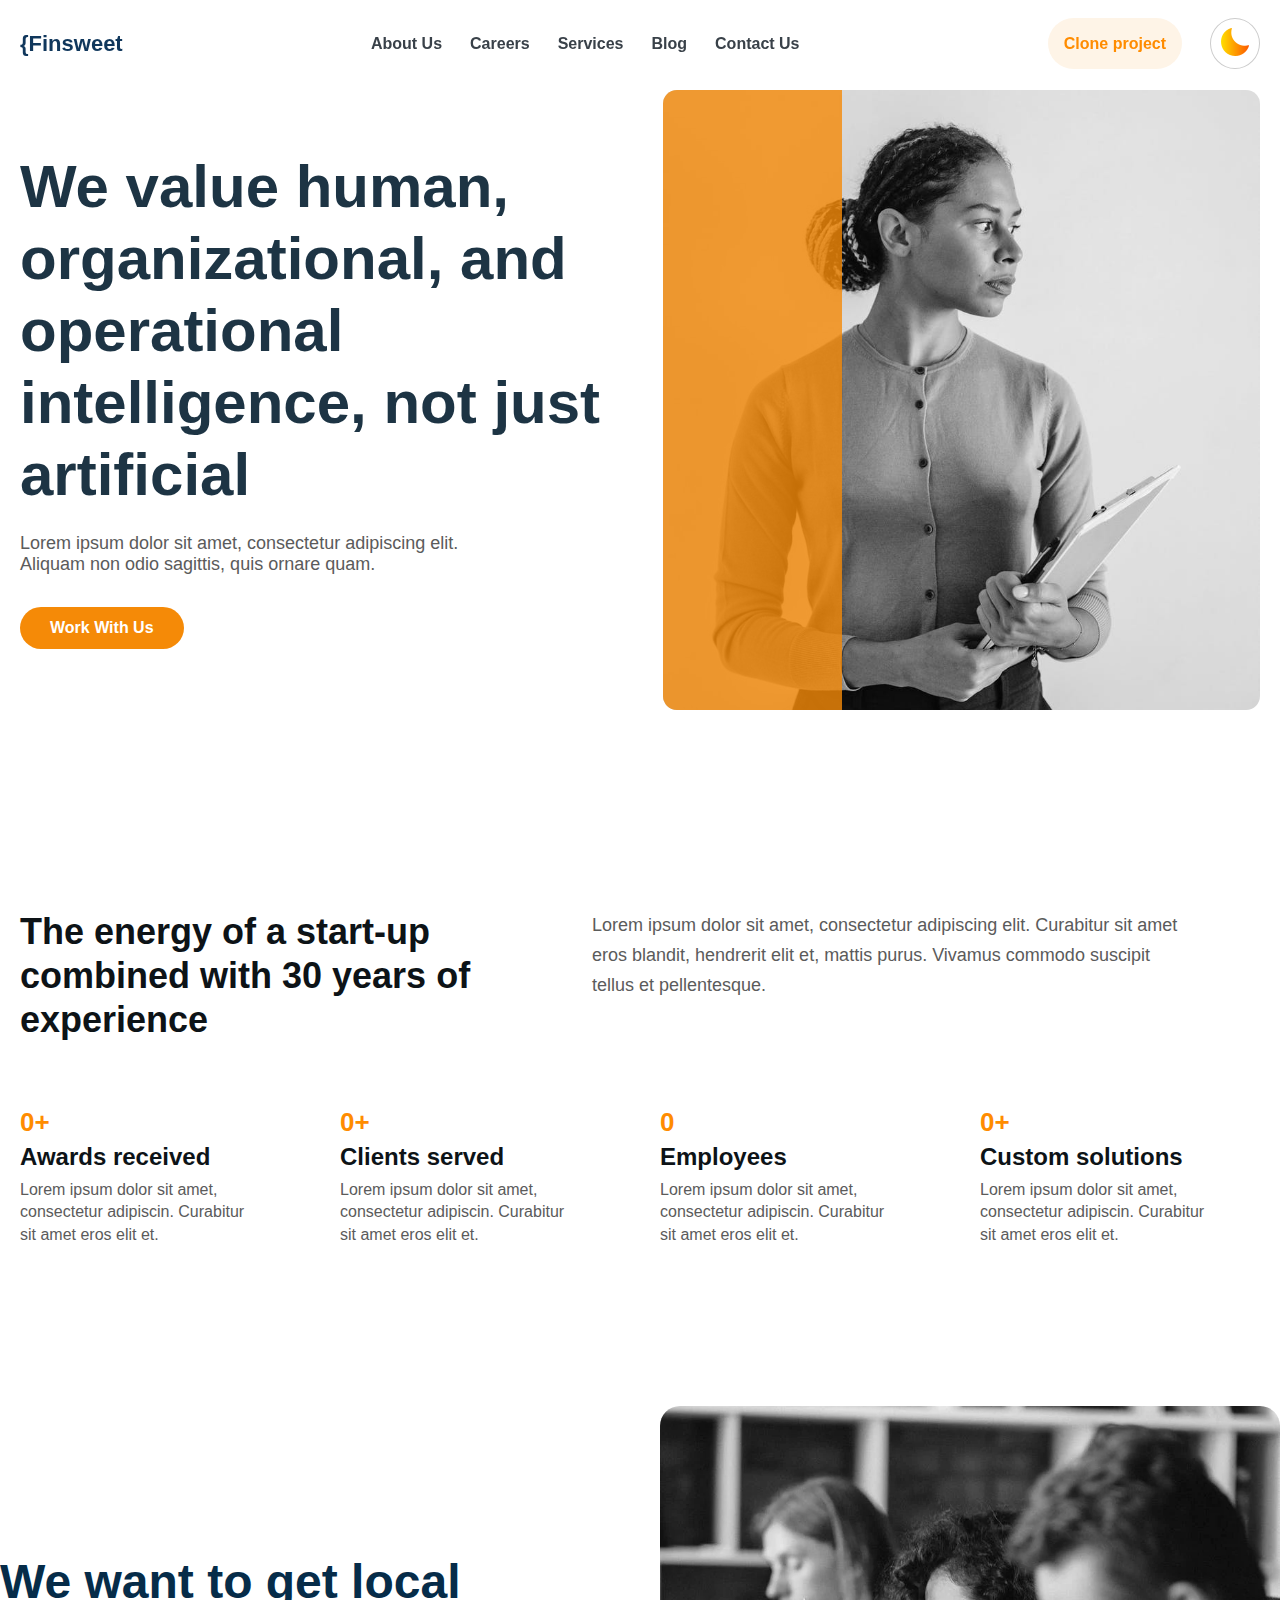
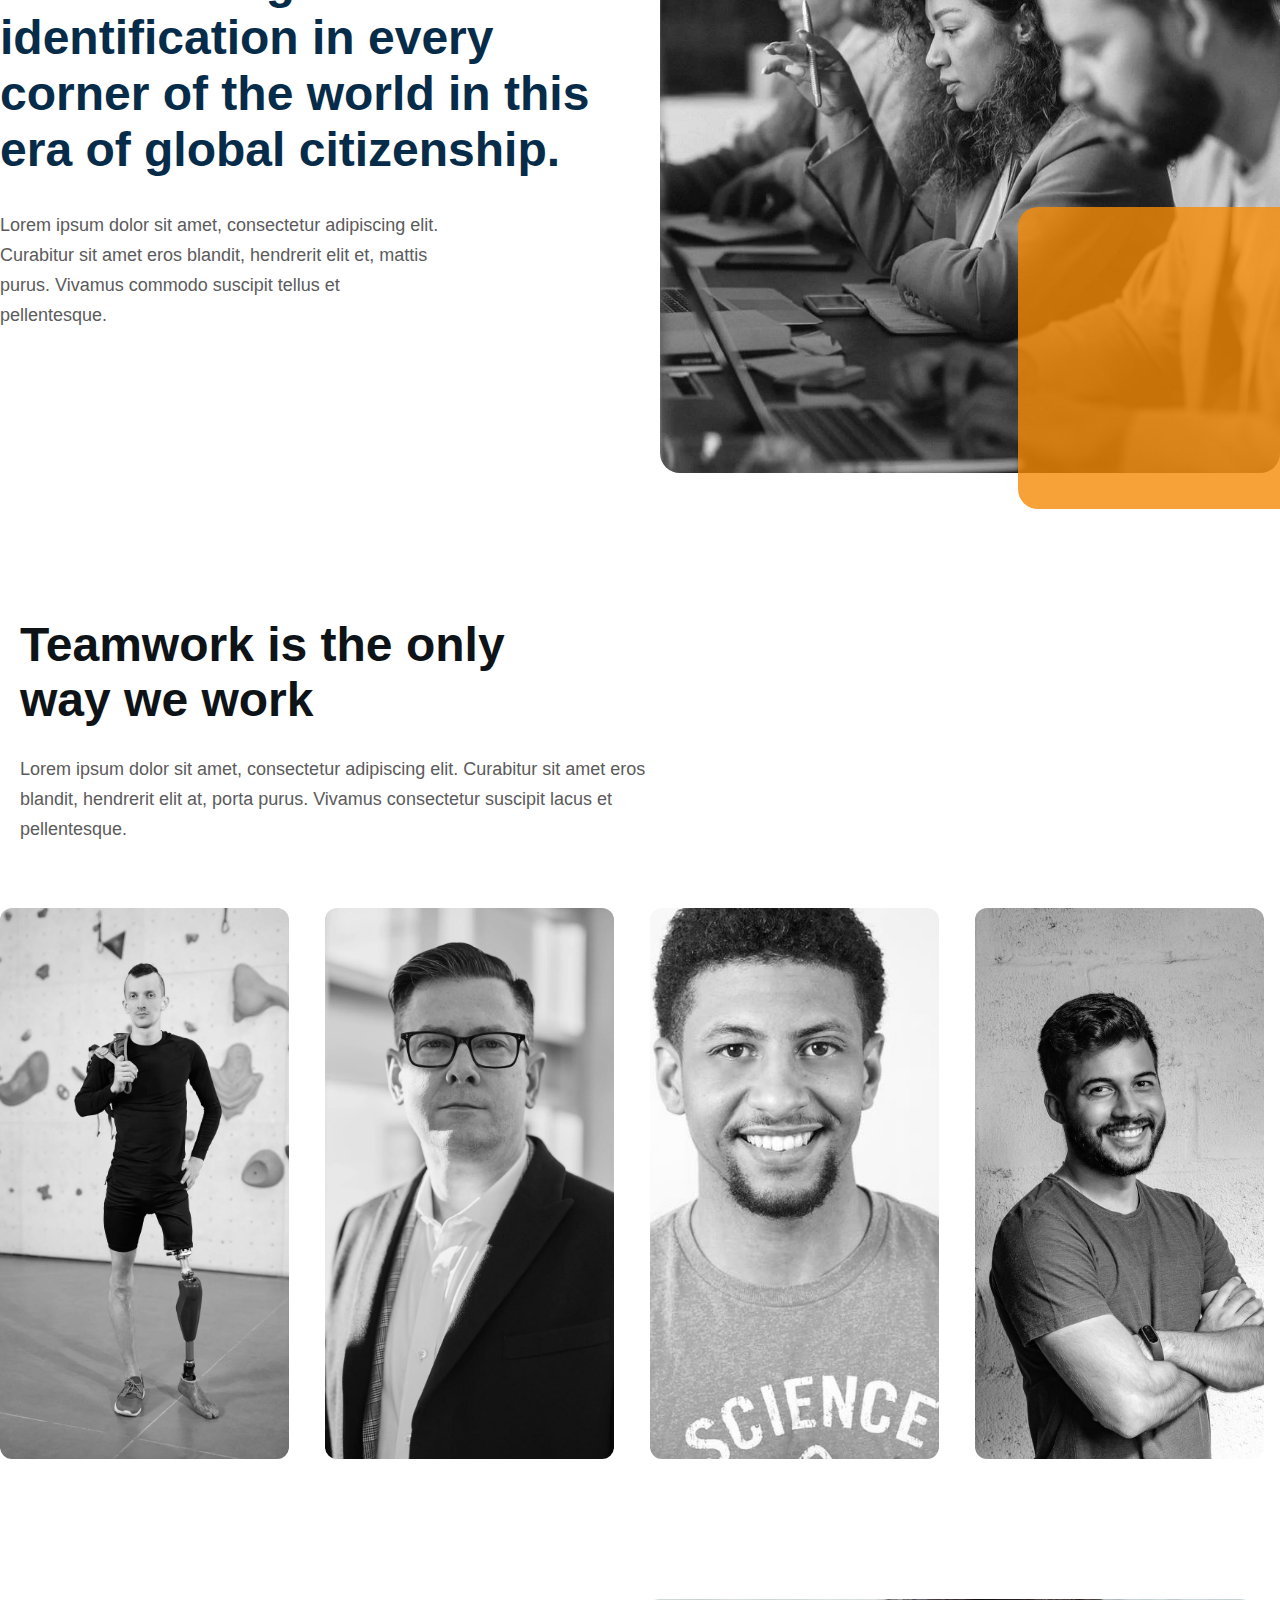
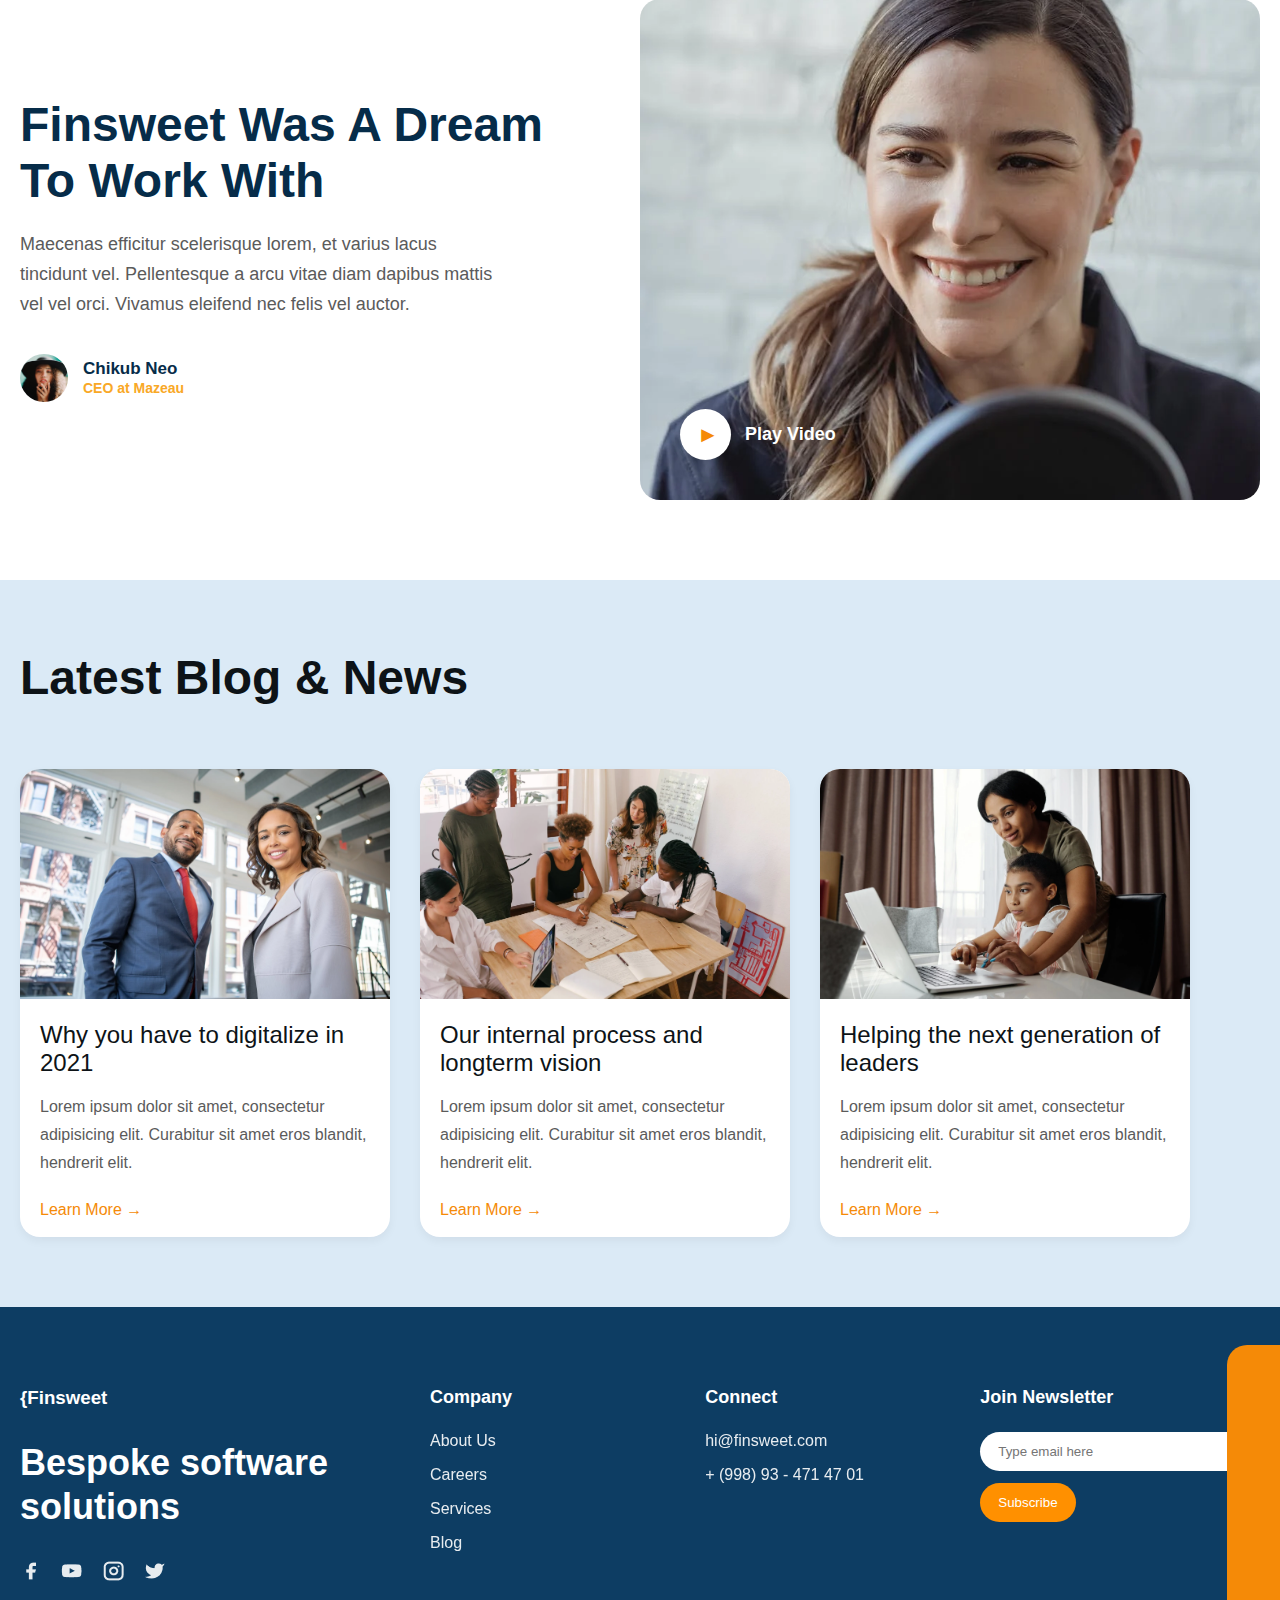
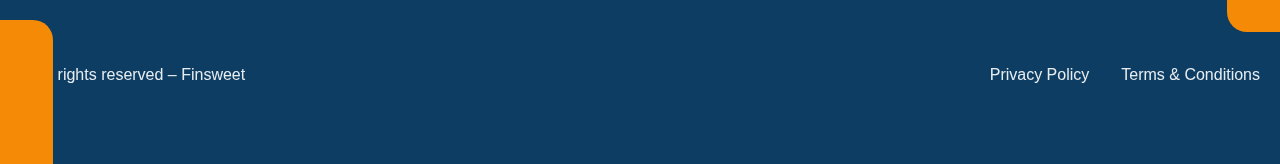
<file: pages/about-us.html>
<!DOCTYPE html>
<html lang="en">
  <head>
    <meta charset="UTF-8" />
    <meta name="viewport" content="width=device-width, initial-scale=1.0" />
    <link rel="stylesheet" href="../sass/main.css" />
    <title>Finsweet</title>
     <link rel="icon" href="../images/home/finsweet logo.jpg">
  </head>
  <body>
    <header class="navbar">
      <div class="navbar-links container">
        <div class="logo"><a href="/">{Finsweet</a></div>

        <!-- DESKTOP LINKS -->
        <nav class="nav-links desktop">
          <a href="../pages/about-us.html">About Us</a>
          <a href="../pages/careers.html">Careers</a>
          <a href="../pages/sarvices.html">Services</a>
          <div class="menu-item dropdown">
            Blog
            <ul class="dropdown-menu">
              <li><a href="../pages/blog.html">Blog</a></li>
              <li><a href="../pages/blog-inner.html">Blog inner</a></li>
              <li><a href="../pages/careers-2.html">Careers</a></li>
              <li><a href="../pages/privacy-policy.html">Privacy Policy</a></li>
            </ul>
          </div>
          <a href="../pages/contact-us.html">Contact Us</a>
        </nav>

        <div class="actions desktop">
          <button class="clone-btn">Clone project</button>
          <button id="modeToggle" class="dark-toggle"><img src="../images/home/moon.png" alt=""></button>
        </div>

        <!-- MOBILE DARK MODE -->
        <button id="modeToggleMobile" class="dark-toggle mobile"><img width="20px" src="../images/home/moon.png" alt=""></button>

        <!-- MOBILE HAMBURGER -->
        <div class="hamburger mobile" id="hamburger">
          <span></span><span></span><span></span>
        </div>
      </div>

      <!-- MOBILE MENU DROPDOWN -->
      <nav class="mobile-menu" id="mobileMenu">
         <a class="dark-title" href="../pages/about-us.html">About Us</a>
        <a class="dark-title" href="../pages/careers.html">Careers</a>
        <a class="dark-title" href="../pages/sarvices.html">Services</a>
        <a class="dark-title" href="../pages/blog.html">Blog</a>
        <a class="dark-title" href="../pages/blog-inner.html">Blog inner</a>
        <a class="dark-title" href="../pages/careers-2.html">Careers inner</a>
        <a class="dark-title" href="../pages/contact-us.html">Contact Us</a>
        <a class="dark-title" href="../pages/privacy-policy.html">Privacy-Policy</a>
        <button class="clone-btn">Clone project</button>
      </nav>
    </header>
    <main>
    <section class="intro-block">
    <div class="intro-wrapper container">

        <div class="intro-text">
            <h1 class="intro-title dark-title">
               We value human, organizational, and operational intelligence, not just artificial
            </h1>

            <p class="intro-desc">
                Lorem ipsum dolor sit amet, consectetur adipiscing elit.
                Aliquam non odio sagittis, quis ornare quam.
            </p>

            <a href="#" class="intro-btn">Work With Us</a>
        </div>

        <div class="intro-media">
            <div class="intro-overlay"></div>
            <img src="../images/about/page-about/page home.png" alt="person" class="intro-photo">
        </div>

    </div>
</section>
 <button id="backToTop">↑</button>
      <section class="stats">
        <div class="container">
          <div class="stats__header">
            <h2 class="dark-title">
              The energy of a start-up combined with 30 years of experience
            </h2>
            <p>
              Lorem ipsum dolor sit amet, consectetur adipiscing elit. Curabitur
              sit amet eros blandit, hendrerit elit et, mattis purus. Vivamus
              commodo suscipit tellus et pellentesque.
            </p>
          </div>

          <div class="stats__grid">
            <div class="stat">
              <h3><span class="counter" data-target="15">0</span>+</h3>
              <p class="stat-title">Awards received</p>
              <p class="stat-desc">
               Lorem ipsum dolor sit amet, consectetur adipiscin. Curabitur sit amet eros elit et.
              </p>
            </div>

            <div class="stat">
              <h3><span class="counter" data-target="500">0</span>+</h3>
              <p class="stat-title">Clients served</p>
              <p class="stat-desc">
               Lorem ipsum dolor sit amet, consectetur adipiscin. Curabitur sit amet eros elit et.
              </p>
            </div>

            <div class="stat">
              <h3><span class="counter" data-target="34">0</span></h3>
              <p class="stat-title">Employees</p>
              <p class="stat-desc">
               Lorem ipsum dolor sit amet, consectetur adipiscin. Curabitur sit amet eros elit et.
              </p>
            </div>

            <div class="stat">
              <h3><span class="counter" data-target="130">0</span>+</h3>
              <p class="stat-title">Custom solutions</p>
              <p class="stat-desc">
                Lorem ipsum dolor sit amet, consectetur adipiscin. Curabitur sit amet eros elit et.
              </p>
            </div>
          </div>
        </div>
      </section>
      <section>
        <div class="citizen container">
          <div class="citizen-left">
            <h2 class="dark-title">We want to get local identification in every corner of the world in this era of global citizenship.</h2>
            <p>Lorem ipsum dolor sit amet, consectetur adipiscing elit. Curabitur sit amet eros blandit, hendrerit elit et, mattis purus. Vivamus commodo suscipit tellus et pellentesque.</p>
          </div>
          <div class="citizen-right">
            <div class="citizen-overlay"></div>
            <img src="../images/about/page-about/citizen.png" alt="citizen" />
        </div>
      </section>
   <section class="team container">
  <div class="team__info">
    <h2 class="dark-title">Teamwork is the only way we work</h2>
    <p>
      Lorem ipsum dolor sit amet, consectetur adipiscing elit. Curabitur sit amet
      eros blandit, hendrerit elit at, porta purus. Vivamus consectetur suscipit
      lacus et pellentesque.
    </p>
  </div>

  <div class="team__grid">
    <div class="team__card">
      <img src="../images/about/page-about/team/team1.png" alt="team member" />
      <div class="team__overlay">
        <p>Support Assist</p>
        <h4>Selby Stuart</h4>
        <p>Lorem ipsum dolor sit amet, consectetur adipiscing elit. Curabitur sit amet eros.</p>
      </div>
    </div>

    <div class="team__card">
      <img src="../images/about/page-about/team/team2.png" alt="team member" />
      <div class="team__overlay">
        <p>Support Assist</p>
        <h4>Selby Stuart</h4>
        <p>Lorem ipsum dolor sit amet, consectetur adipiscing elit. Curabitur sit amet eros.</p>
      </div>
    </div>

    <div class="team__card">
      <img src="../images/about/page-about/team/team3.png" width="551px" alt="team member" />
      <div class="team__overlay">
        <p>Support Assist</p>
        <h4>Selby Stuart</h4>
        <p>Lorem ipsum dolor sit amet, consectetur adipiscing elit. Curabitur sit amet eros.</p>
      </div>
    </div>

    <div class="team__card">
      <img src="../images/about/page-about/team/team4.png" alt="team member" />
      <div class="team__overlay">
        <p>Support Assist</p>
        <h4>Selby Stuart</h4>
        <p>Lorem ipsum dolor sit amet, consectetur adipiscing elit. Curabitur sit amet eros.</p>
      </div>
    </div>
  </div>
</section>
 <!-- testimonial -->
    <section class="testimonial container">
      <div class="testimonial__content">
        <h2>
          Finsweet Was A Dream <br />
          To Work With
        </h2>
        <p>
          Maecenas efficitur scelerisque lorem, et varius lacus tincidunt vel.
          Pellentesque a arcu vitae diam dapibus mattis vel vel orci. Vivamus
          eleifend nec felis vel auctor.
        </p>

        <div class="testimonial__author">
          <img src="../images/testimonials/neo.png" alt="author" />
          <div>
            <h4>Chikub Neo</h4>
            <span>CEO at Mazeau</span>
          </div>
        </div>
      </div>

      <div class="testimonial__image">
        <img src="../images/testimonials/opaaaa.png" alt="testimonial" />
        <a href="https://youtu.be/08BPZodZQ_Q" class="play"
          ><button class="play-btn">►</button><span>Play Video</span></a
        >
      </div>
    </section>
    <!-- news-board -->
    <section class="newsBoard">
  <div class="newsBoard__wrapper container">
    <h2 class="newsBoard__title">Latest Blog & News</h2>

    <div class="newsBoard__cards">

      <div class="newsItem">
        <div class="newsItem__image">
          <img src="../images/cards/card2.png" alt="blog image">
        </div>
        <div class="newsItem__content">
          <h3 class="newsItem__heading">Why you have to digitalize in <br>2021</h3>
          <p class="newsItem__text">
            Lorem ipsum dolor sit amet, consectetur adipisicing elit. 
            Curabitur sit amet eros blandit, hendrerit elit.
          </p>
          <a href="/" class="newsItem__link">Learn More →</a>
        </div>
      </div>

      <div class="newsItem">
        <div class="newsItem__image">
          <img src="../images/cards/card3.png" alt="blog image">
        </div>
        <div class="newsItem__content">
          <h3 class="newsItem__heading">Our internal process and longterm vision</h3>
          <p class="newsItem__text">
            Lorem ipsum dolor sit amet, consectetur adipisicing elit. 
            Curabitur sit amet eros blandit, hendrerit elit.
          </p>
          <a href="/" class="newsItem__link">Learn More →</a>
        </div>
      </div>

      <div class="newsItem">
        <div class="newsItem__image">
          <img src="../images/cards/card1.png" alt="blog image">
        </div>
        <div class="newsItem__content">
          <h3 class="newsItem__heading">Helping the next generation of leaders</h3>
          <p class="newsItem__text">
            Lorem ipsum dolor sit amet, consectetur adipisicing elit. 
            Curabitur sit amet eros blandit, hendrerit elit.
          </p>
          <a href="/" class="newsItem__link">Learn More →</a>
        </div>
      </div>

    </div>
  </div>
</section>


    </main>
    <footer class="site-footer">
      <div class="footer-wrapper container">
        <div class="footer-brand">
          <h3 class="footer-logo">{Finsweet</h3>
          <h2 class="footer-title">Bespoke software solutions</h2>

          <div class="footer-social">
            <a href="https://www.facebook.com/"
              ><i class="fab fa-facebook"
                ><img src="../images/footer/facebook.png" alt="" /></i
            ></a>
            <a href="https://www.youtube.com/"
              ><i class="fab fa-youtube"
                ><img src="../images/footer/youtube.png" alt="" /></i
            ></a>
            <a href="https://www.instagram.com/_hech_kim__001_"
              ><i class="fab fa-instagram"
                ><img src="../images/footer/instagram.png" alt="" /></i
            ></a>
            <a href="https://x.com/"
              ><i class="fab fa-twitter"
                ><img src="../images/footer/twitter.png" alt="" /></i
            ></a>
          </div>
        </div>

        <div class="footer-links">
          <h4>Company</h4>
          <a href="#">About Us</a>
          <a href="#">Careers</a>
          <a href="#">Services</a>
          <a href="#">Blog</a>
        </div>

        <div class="footer-contact">
          <h4>Connect</h4>
          <a href="https://finsweet.com/">hi@finsweet.com</a>
          <a href="https://web.telegram.org/k/">+ (998) 93 - 471 47 01</a>
        </div>

        <div class="footer-newsletter">
          <h4>Join Newsletter</h4>
          <div class="news-input">
            <input id="emailInput" type="email" placeholder="Type email here" />
            <p class="email-msg"></p>
            <button id="subscribeBtn">Subscribe</button>
          </div>
        </div>
      </div>

      <div class="footer-bottom container">
        <a href="/" class="footer-copy">© All rights reserved – Finsweet</a>
        <div class="footer-bot">
          <a href="https://policies.google.com/privacy?hl=en-US"
            >Privacy Policy</a
          >
          <a
            href="https://www.termsfeed.com/blog/sample-terms-and-conditions-template/"
            >Terms & Conditions</a
          >
        </div>
      </div>

      <div class="shape shape-left"></div>
      <div class="shape shape-right"></div>
    </footer>

    <script src="../js/about.js"></script>
  </body>
</html>
</file>
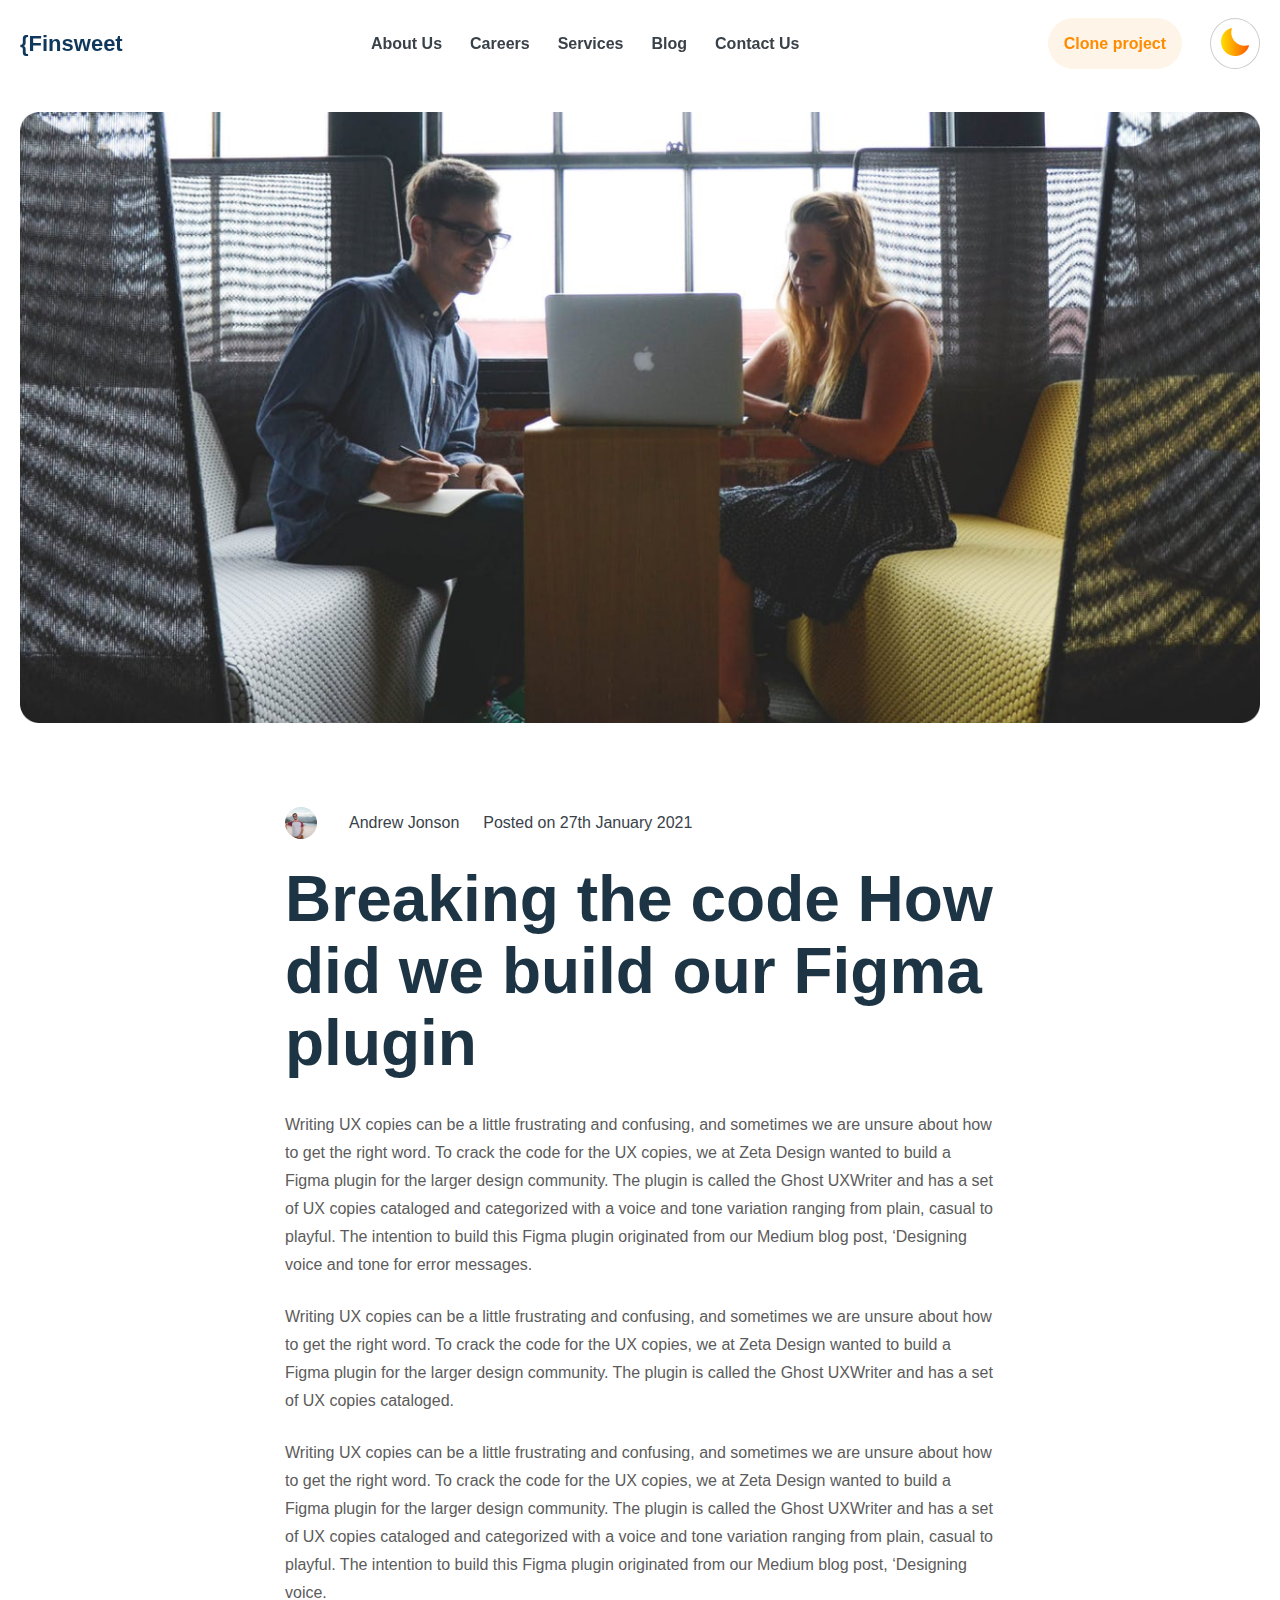
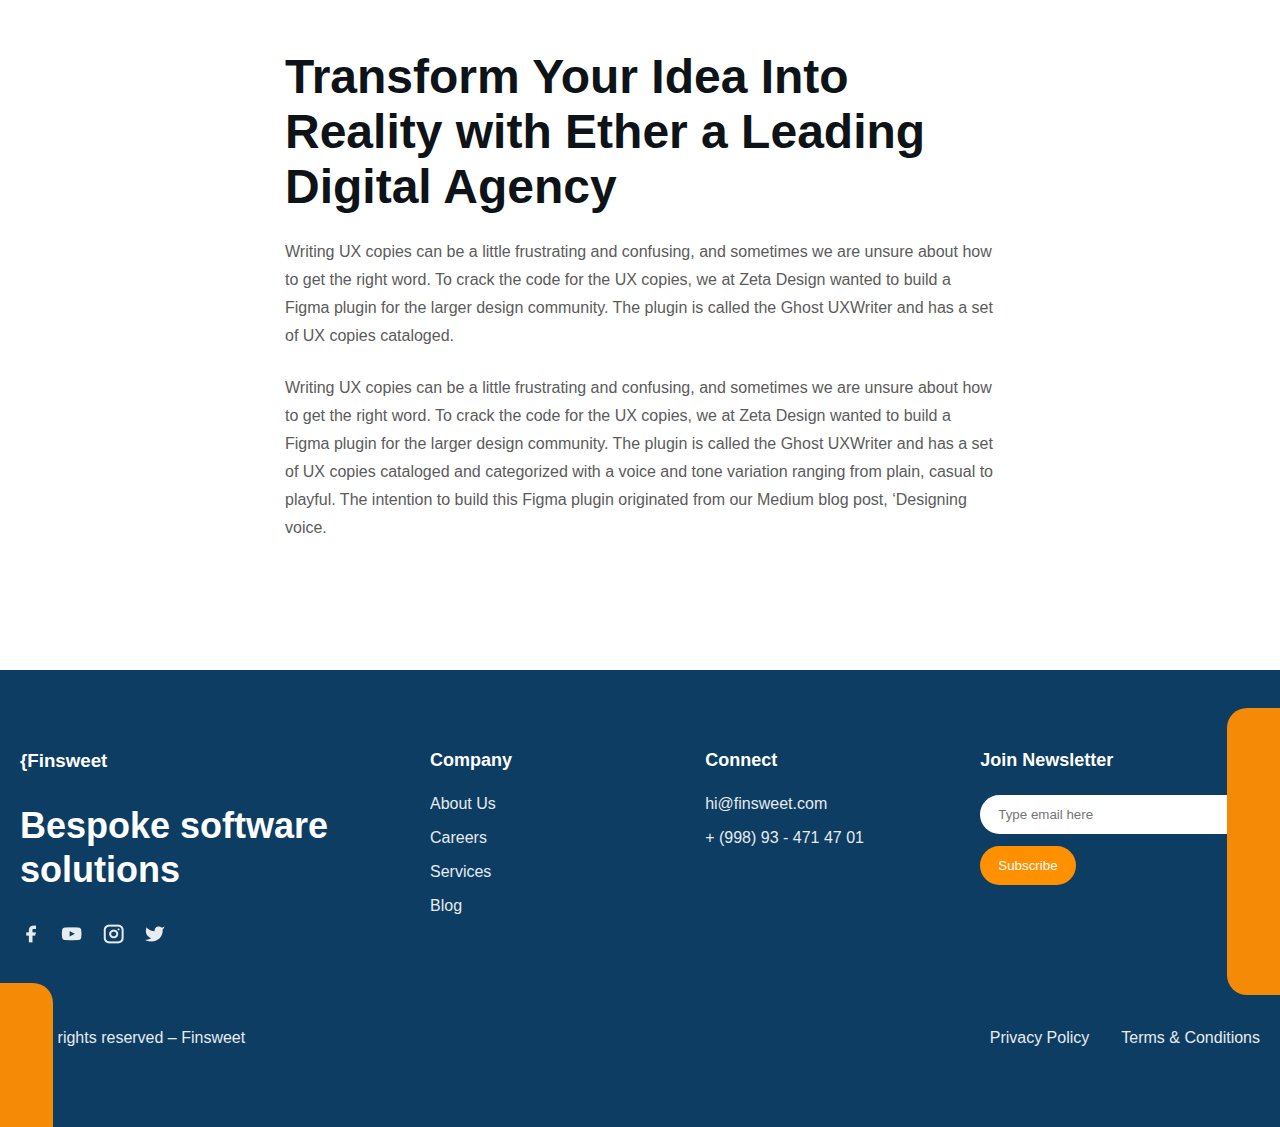
<file: pages/blog-inner.html>
<!DOCTYPE html>
<html lang="en">
  <head>
    <meta charset="UTF-8" />
    <meta name="viewport" content="width=device-width, initial-scale=1.0" />
    <link rel="stylesheet" href="../sass/main.css" />
    <title>Finsweet</title>
     <link rel="icon" href="../images/home/finsweet logo.jpg">
  </head>
  <body>
    <header class="navbar">
      <div class="navbar-links container">
        <div class="logo"><a href="/">{Finsweet</a></div>
        <!-- DESKTOP LINKS -->
        <nav class="nav-links desktop">
          <a href="../pages/about-us.html">About Us</a>
          <a href="../pages/careers.html">Careers</a>
          <a href="../pages/sarvices.html">Services</a>
          <div class="menu-item dropdown">
            Blog
            <ul class="dropdown-menu">
              <li><a href="../pages/blog.html">Blog</a></li>
              <li><a href="../pages/blog-inner.html">Blog inner</a></li>
              <li><a href="../pages/careers-2.html">Careers</a></li>
              <li><a href="../pages/privacy-policy.html">Privacy Policy</a></li>
            </ul>
          </div>
          <a href="../pages/contact-us.html">Contact Us</a>
        </nav>

        <div class="actions desktop">
          <button class="clone-btn">Clone project</button>
          <button id="modeToggle" class="dark-toggle"><img src="../images/home/moon.png" alt=""></button>
        </div>

        <!-- MOBILE DARK MODE -->
        <button id="modeToggleMobile" class="dark-toggle mobile"><img width="20px" src="../images/home/moon.png" alt=""></button>

        <!-- MOBILE HAMBURGER -->
        <div class="hamburger mobile" id="hamburger">
          <span></span><span></span><span></span>
        </div>
      </div>

      <!-- MOBILE MENU DROPDOWN -->
      <nav class="mobile-menu" id="mobileMenu">
        <a class="dark-title" href="../pages/about-us.html">About Us</a>
        <a class="dark-title" href="../pages/careers.html">Careers</a>
        <a class="dark-title" href="../pages/sarvices.html">Services</a>
        <a class="dark-title" href="../pages/blog.html">Blog</a>
        <a class="dark-title" href="../pages/blog-inner.html">Blog inner</a>
        <a class="dark-title" href="../pages/careers-2.html">Careers inner</a>
        <a class="dark-title" href="../pages/contact-us.html">Contact Us</a>
        <a class="dark-title" href="../pages/privacy-policy.html">Privacy-Policy</a>
        <button class="clone-btn">Clone project</button>
      </nav>
    </header>
    <main>
      <section class="inner container">
        <img src="../images/blog/Image (1)blog-inner.png" alt="" />
      </section>
       <button id="backToTop">↑</button>
      <section>
        <div class="blog-inner container">
          <div class="author">
            <img src="../images/blog/blog.png" alt="author" />
            <span>Andrew Jonson</span>
            <p class="andry">Posted on 27th January 2021</p>
          </div>
          <h1 class="dark-title">Breaking the code How did we build our Figma plugin</h1>
          <p class="mb-0">
            Writing UX copies can be a little frustrating and confusing, and
            sometimes we are unsure about how to get the right word. To crack
            the code for the UX copies, we at Zeta Design wanted to build a
            Figma plugin for the larger design community. The plugin is called
            the Ghost UXWriter and has a set of UX copies cataloged and
            categorized with a voice and tone variation ranging from plain,
            casual to playful. The intention to build this Figma plugin
            originated from our Medium blog post, ‘Designing voice and tone for
            error messages.
          </p>
          <p class="mb-0">
            Writing UX copies can be a little frustrating and confusing, and
            sometimes we are unsure about how to get the right word. To crack
            the code for the UX copies, we at Zeta Design wanted to build a
            Figma plugin for the larger design community. The plugin is called
            the Ghost UXWriter and has a set of UX copies cataloged.
          </p>
          <p class="mb-0">
            Writing UX copies can be a little frustrating and confusing, and
            sometimes we are unsure about how to get the right word. To crack
            the code for the UX copies, we at Zeta Design wanted to build a
            Figma plugin for the larger design community. The plugin is called
            the Ghost UXWriter and has a set of UX copies cataloged and
            categorized with a voice and tone variation ranging from plain,
            casual to playful. The intention to build this Figma plugin
            originated from our Medium blog post, ‘Designing voice.
          </p>
          <br />
          <h2 class="dark-title">
            Transform Your Idea Into Reality with Ether a Leading Digital Agency
          </h2>
          <p class="mb-0">
            Writing UX copies can be a little frustrating and confusing, and
            sometimes we are unsure about how to get the right word. To crack
            the code for the UX copies, we at Zeta Design wanted to build a
            Figma plugin for the larger design community. The plugin is called
            the Ghost UXWriter and has a set of UX copies cataloged.
          </p>
          <p class="mb-1">
            Writing UX copies can be a little frustrating and confusing, and
            sometimes we are unsure about how to get the right word. To crack
            the code for the UX copies, we at Zeta Design wanted to build a
            Figma plugin for the larger design community. The plugin is called
            the Ghost UXWriter and has a set of UX copies cataloged and
            categorized with a voice and tone variation ranging from plain,
            casual to playful. The intention to build this Figma plugin
            originated from our Medium blog post, ‘Designing voice.
          </p>
        </div>
      </section>
    </main>
    <footer class="site-footer">
      <div class="footer-wrapper container">
        <div class="footer-brand">
          <h3 class="footer-logo">{Finsweet</h3>
          <h2 class="footer-title">Bespoke software solutions</h2>

          <div class="footer-social">
            <a href="https://www.facebook.com/"
              ><i class="fab fa-facebook"
                ><img src="../images/footer/facebook.png" alt="" /></i
            ></a>
            <a href="https://www.youtube.com/"
              ><i class="fab fa-youtube"
                ><img src="../images/footer/youtube.png" alt="" /></i
            ></a>
            <a href="https://www.instagram.com/_hech_kim__001_"
              ><i class="fab fa-instagram"
                ><img src="../images/footer/instagram.png" alt="" /></i
            ></a>
            <a href="https://x.com/"
              ><i class="fab fa-twitter"
                ><img src="../images/footer/twitter.png" alt="" /></i
            ></a>
          </div>
        </div>

        <div class="footer-links">
          <h4>Company</h4>
          <a href="#">About Us</a>
          <a href="#">Careers</a>
          <a href="#">Services</a>
          <a href="#">Blog</a>
        </div>

        <div class="footer-contact">
          <h4>Connect</h4>
          <a href="https://finsweet.com/">hi@finsweet.com</a>
          <a href="https://web.telegram.org/k/">+ (998) 93 - 471 47 01</a>
        </div>

        <div class="footer-newsletter">
          <h4>Join Newsletter</h4>
          <div class="news-input">
            <input id="emailInput" type="email" placeholder="Type email here" />
            <p class="email-msg"></p>
            <button id="subscribeBtn">Subscribe</button>
          </div>
        </div>
      </div>

      <div class="footer-bottom container">
        <a href="/" class="footer-copy">© All rights reserved – Finsweet</a>
        <div class="footer-bot">
          <a href="https://policies.google.com/privacy?hl=en-US"
            >Privacy Policy</a
          >
          <a
            href="https://www.termsfeed.com/blog/sample-terms-and-conditions-template/"
            >Terms & Conditions</a
          >
        </div>
      </div>

      <div class="shape shape-left"></div>
      <div class="shape shape-right"></div>
    </footer>

    <script src="../js/about.js"></script>
  </body>
</html>
</file>
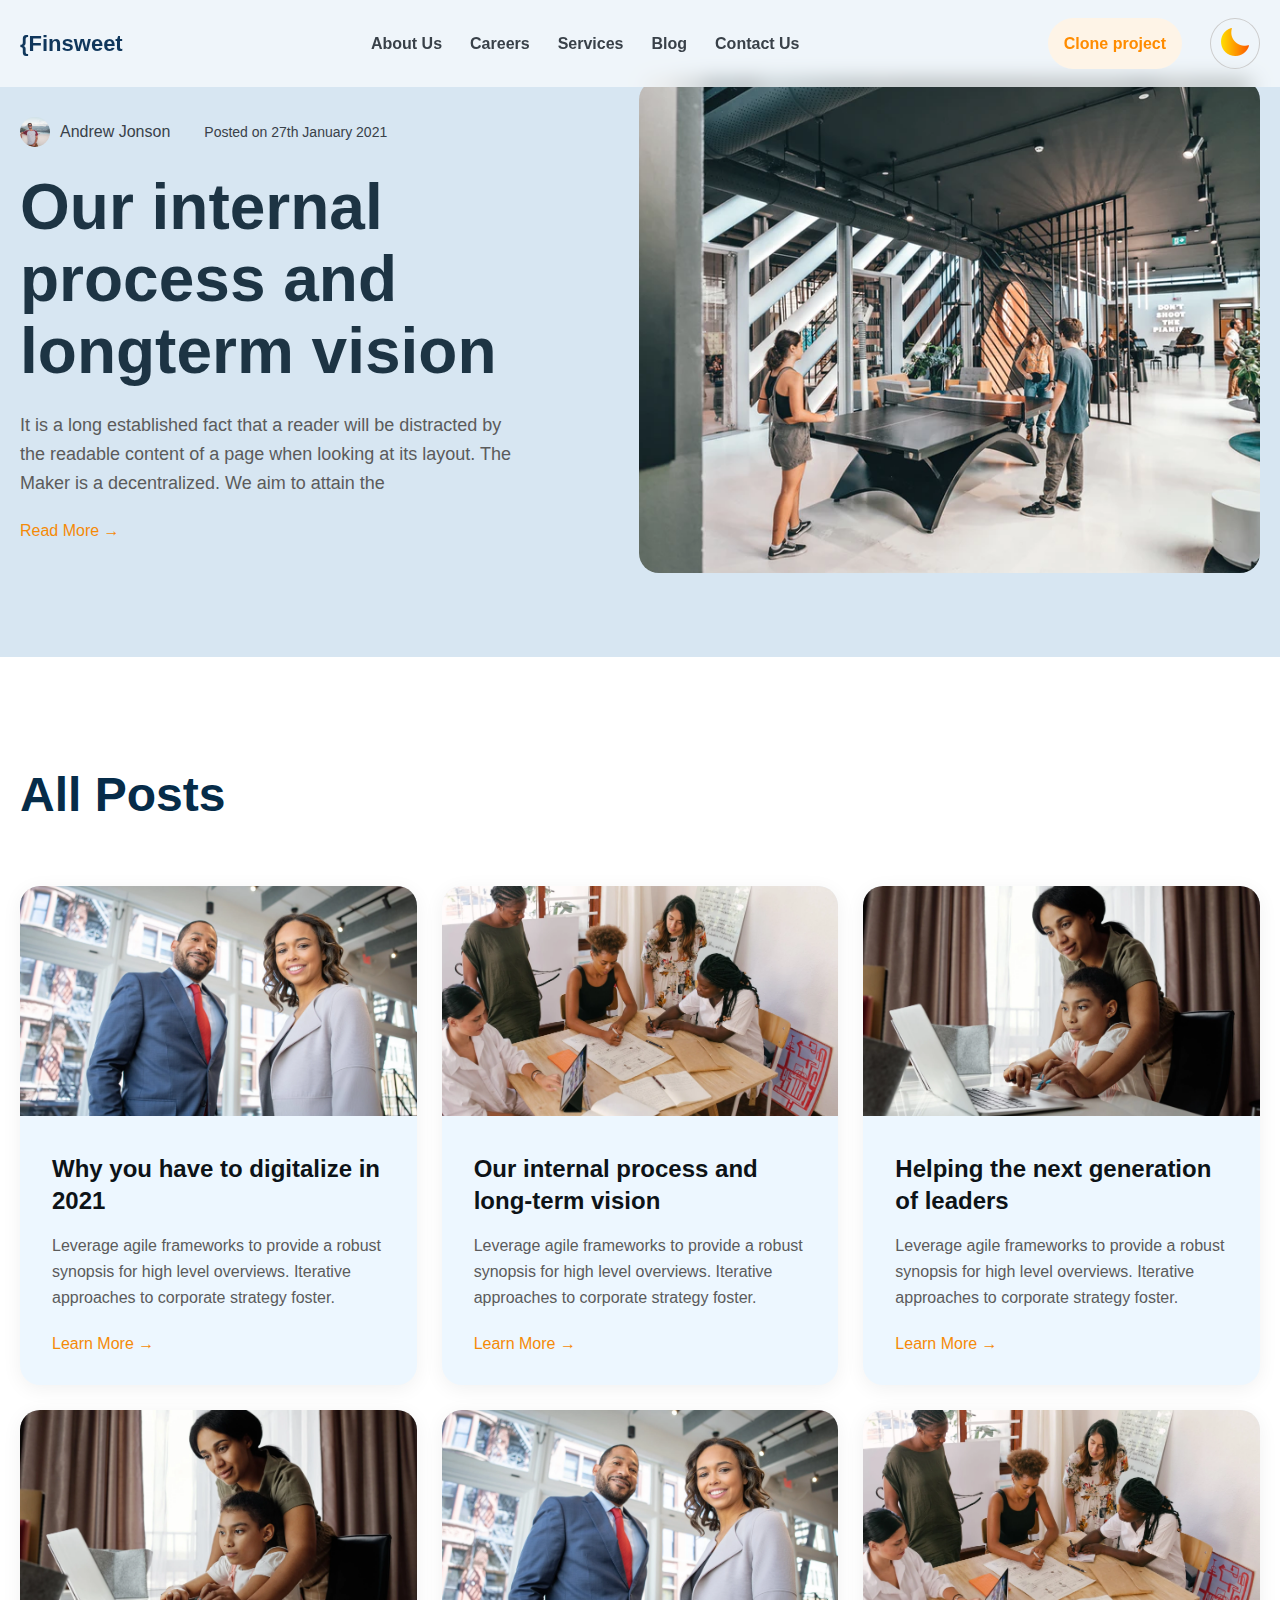
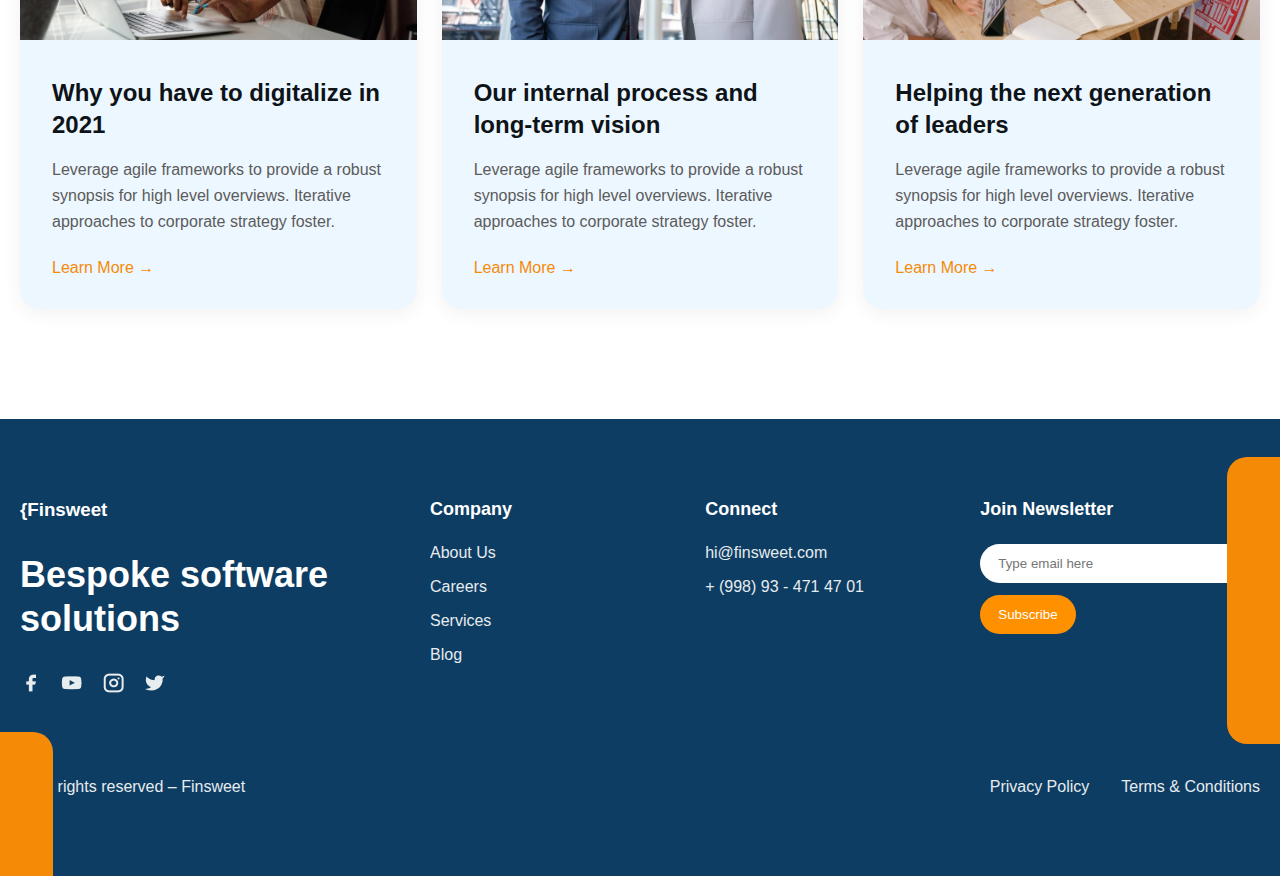
<file: pages/blog.html>
<!DOCTYPE html>
<html lang="en">
  <head>
    <meta charset="UTF-8" />
    <meta name="viewport" content="width=device-width, initial-scale=1.0" />
    <link rel="stylesheet" href="../sass/main.css" />
    <title>Finsweet</title>
      <link rel="icon" href="../images/home/finsweet logo.jpg">
  </head>
  <body>
    <header class="navbar">
      <div class="navbar-links container">
        <div class="logo"><a href="/">{Finsweet</a></div>
        <!-- DESKTOP LINKS -->
        <nav class="nav-links desktop">
          <a href="../pages/about-us.html">About Us</a>
          <a href="../pages/careers.html">Careers</a>
          <a href="../pages/sarvices.html">Services</a>
          <div class="menu-item dropdown">
            Blog
            <ul class="dropdown-menu">
              <li><a href="../pages/blog.html">Blog</a></li>
              <li><a href="../pages/blog-inner.html">Blog inner</a></li>
              <li><a href="../pages/careers-2.html">Careers</a></li>
              <li><a href="../pages/privacy-policy.html">Privacy Policy</a></li>
            </ul>
          </div>
          <a href="../pages/contact-us.html">Contact Us</a>
        </nav>

        <div class="actions desktop">
          <button class="clone-btn">Clone project</button>
          <button id="modeToggle" class="dark-toggle"><img src="../images/home/moon.png" alt=""></button>
        </div>

        <!-- MOBILE DARK MODE -->
        <button id="modeToggleMobile" class="dark-toggle mobile"><img width="20px" src="../images/home/moon.png" alt=""></button>

        <!-- MOBILE HAMBURGER -->
        <div class="hamburger mobile" id="hamburger">
          <span></span><span></span><span></span>
        </div>
      </div>

      <!-- MOBILE MENU DROPDOWN -->
      <nav class="mobile-menu" id="mobileMenu">
       <a class="dark-title" href="../pages/about-us.html">About Us</a>
        <a class="dark-title" href="../pages/careers.html">Careers</a>
        <a class="dark-title" href="../pages/sarvices.html">Services</a>
        <a class="dark-title" href="../pages/blog.html">Blog</a>
        <a class="dark-title" href="../pages/blog-inner.html">Blog inner</a>
        <a class="dark-title" href="../pages/careers-2.html">Careers inner</a>
        <a class="dark-title" href="../pages/contact-us.html">Contact Us</a>
        <a class="dark-title" href="../pages/privacy-policy.html">Privacy-Policy</a>
        <button class="clone-btn">Clone project</button>
      </nav>
    </header>
    <main>
        <section class="blog-section">
  <div class="blog-container container">
    <div class="content">
      <div class="author">
        <img src="../images/blog/blog.png" alt="author">
        <span>Andrew Jonson</span>
        <p>Posted on 27th January 2021</p>
      </div>

      <h2 class="title">Our internal<br>process and<br>longterm vision</h2>

      <p class="text">
        It is a long established fact that a reader will be distracted by
        the readable content of a page when looking at its layout. The
        Maker is a decentralized. We aim to attain the
      </p>

      <a href="#" class="read-more">Read More →</a>
    </div>

    <div class="image">
      <img src="../images/blog/blog-home.png" alt="office image">
    </div>
  </div>
</section>
 <button id="backToTop">↑</button>
<section class="posts container">
  <h2 class="posts__title">All Posts</h2>

  <div class="posts__grid">

    <div class="post-card">
      <img src="../images/cards/card2.png" alt="Post image">
      <div class="post-card__content">
        <h3>Why you have to digitalize in 2021</h3>
        <p>
          Leverage agile frameworks to provide a robust synopsis for high level
          overviews. Iterative approaches to corporate strategy foster.
        </p>
        <a href="#" class="post-card__link">Learn More →</a>
      </div>
    </div>

    <div class="post-card">
      <img src="../images/cards/card3.png" alt="Post image">
      <div class="post-card__content">
        <h3>Our internal process and long-term vision</h3>
        <p>
          Leverage agile frameworks to provide a robust synopsis for high level
          overviews. Iterative approaches to corporate strategy foster.
        </p>
        <a href="#" class="post-card__link">Learn More →</a>
      </div>
    </div>

    <div class="post-card">
      <img src="../images/cards/card1.png" alt="Post image">
      <div class="post-card__content">
        <h3>Helping the next generation of leaders</h3>
        <p>
          Leverage agile frameworks to provide a robust synopsis for high level
          overviews. Iterative approaches to corporate strategy foster.
        </p>
        <a href="#" class="post-card__link">Learn More →</a>
      </div>
    </div>

    <!-- pastdagi 3 tasi -->

    <div class="post-card">
      <img src="../images/cards/card1.png" alt="Post image">
      <div class="post-card__content">
        <h3>Why you have to digitalize in 2021</h3>
        <p>
          Leverage agile frameworks to provide a robust synopsis for high level
          overviews. Iterative approaches to corporate strategy foster.
        </p>
        <a href="#" class="post-card__link">Learn More →</a>
      </div>
    </div>

    <div class="post-card">
      <img src="../images/cards/card2.png" alt="Post image">
      <div class="post-card__content">
        <h3>Our internal process and long-term vision</h3>
        <p>
          Leverage agile frameworks to provide a robust synopsis for high level
          overviews. Iterative approaches to corporate strategy foster.
        </p>
        <a href="#" class="post-card__link">Learn More →</a>
      </div>
    </div>

    <div class="post-card">
      <img src="../images/cards/card3.png" alt="Post image">
      <div class="post-card__content">
        <h3>Helping the next generation of leaders</h3>
        <p>
          Leverage agile frameworks to provide a robust synopsis for high level
          overviews. Iterative approaches to corporate strategy foster.
        </p>
        <a href="#" class="post-card__link">Learn More →</a>
      </div>
    </div>

  </div>
</section>
    </main>
    <footer class="site-footer">
      <div class="footer-wrapper container">
        <div class="footer-brand">
          <h3 class="footer-logo">{Finsweet</h3>
          <h2 class="footer-title">Bespoke software solutions</h2>

          <div class="footer-social">
            <a href="https://www.facebook.com/"
              ><i class="fab fa-facebook"
                ><img src="../images/footer/facebook.png" alt="" /></i
            ></a>
            <a href="https://www.youtube.com/"
              ><i class="fab fa-youtube"
                ><img src="../images/footer/youtube.png" alt="" /></i
            ></a>
            <a href="https://www.instagram.com/_hech_kim__001_"
              ><i class="fab fa-instagram"
                ><img src="../images/footer/instagram.png" alt="" /></i
            ></a>
            <a href="https://x.com/"
              ><i class="fab fa-twitter"
                ><img src="../images/footer/twitter.png" alt="" /></i
            ></a>
          </div>
        </div>

        <div class="footer-links">
          <h4>Company</h4>
          <a href="#">About Us</a>
          <a href="#">Careers</a>
          <a href="#">Services</a>
          <a href="#">Blog</a>
        </div>

        <div class="footer-contact">
          <h4>Connect</h4>
          <a href="https://finsweet.com/">hi@finsweet.com</a>
          <a href="https://web.telegram.org/k/">+ (998) 93 - 471 47 01</a>
        </div>

        <div class="footer-newsletter">
          <h4>Join Newsletter</h4>
          <div class="news-input">
            <input id="emailInput" type="email" placeholder="Type email here" />
            <p class="email-msg"></p>
            <button id="subscribeBtn">Subscribe</button>
          </div>
        </div>
      </div>

      <div class="footer-bottom container">
        <a href="/" class="footer-copy">© All rights reserved – Finsweet</a>
        <div class="footer-bot">
          <a href="https://policies.google.com/privacy?hl=en-US"
            >Privacy Policy</a
          >
          <a
            href="https://www.termsfeed.com/blog/sample-terms-and-conditions-template/"
            >Terms & Conditions</a
          >
        </div>
      </div>

      <div class="shape shape-left"></div>
      <div class="shape shape-right"></div>
    </footer>

    <script src="../js/about.js"></script>
  </body>
</html>
</file>
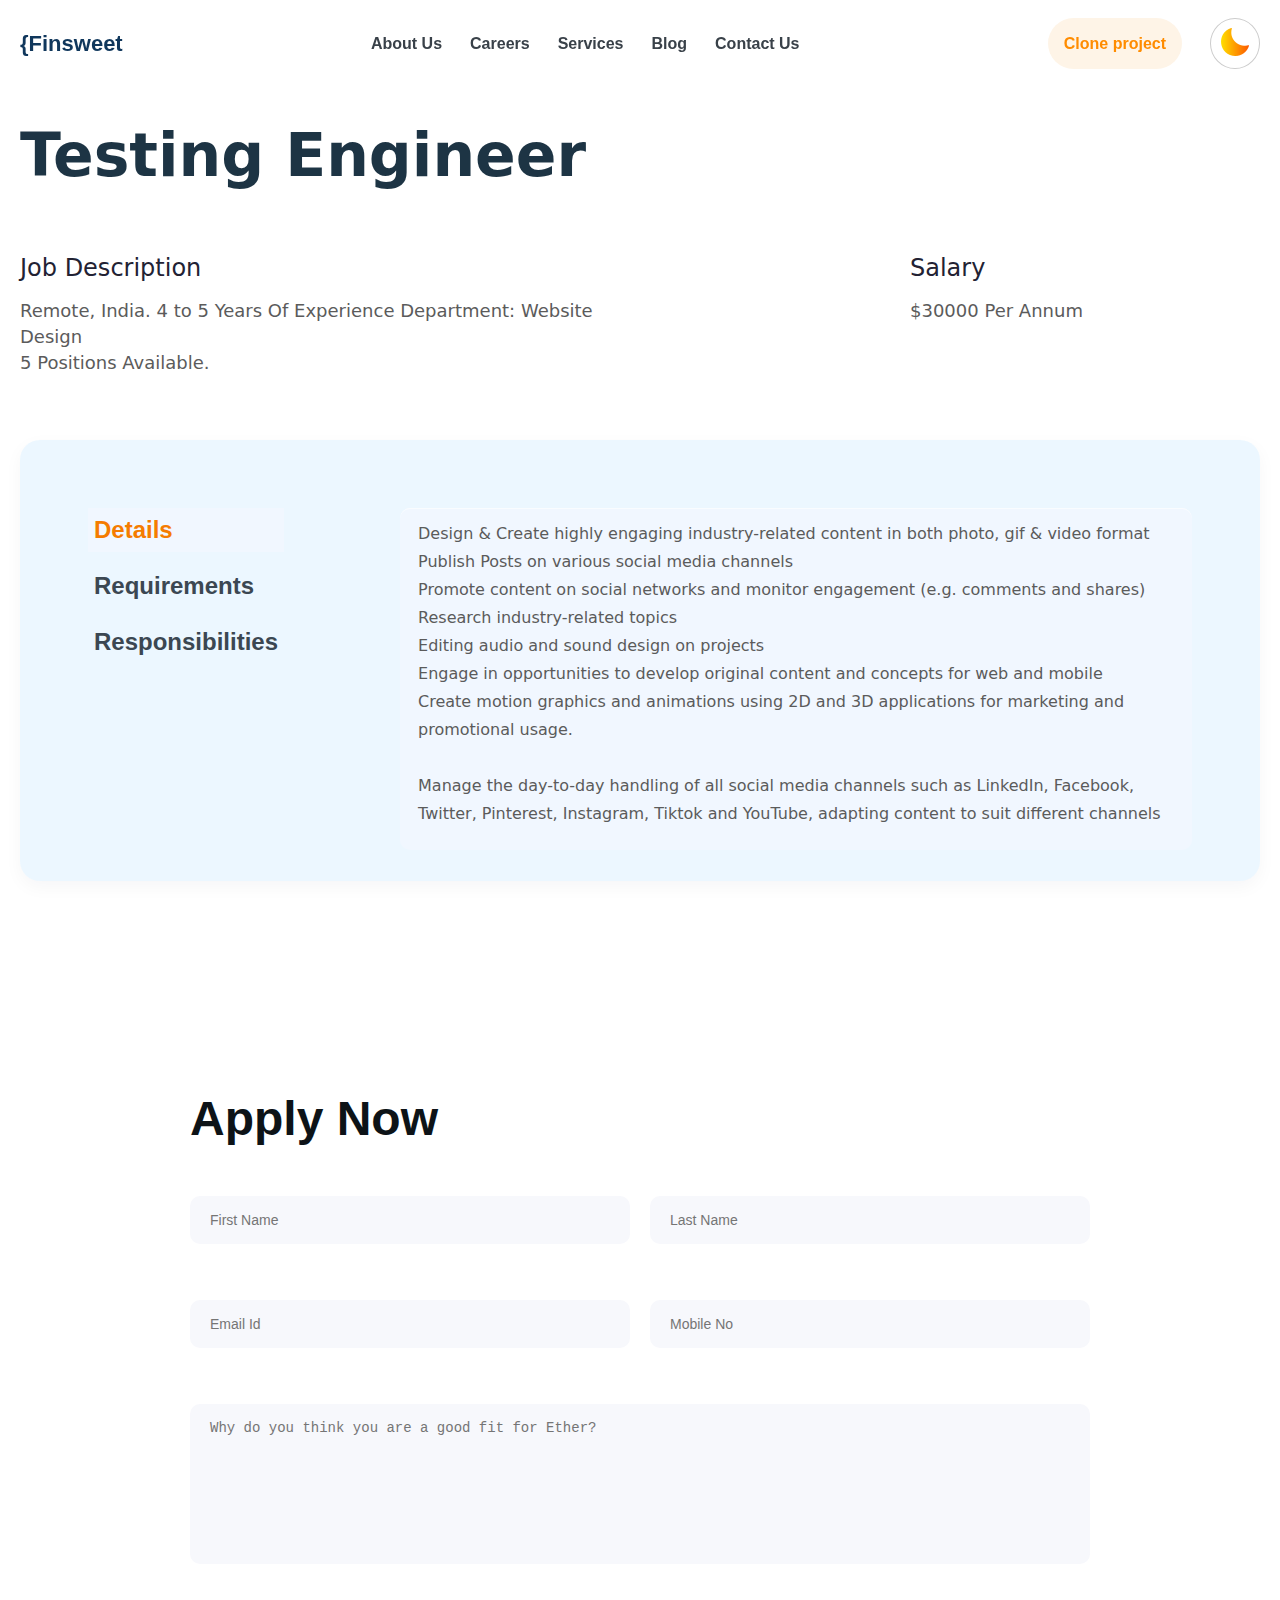
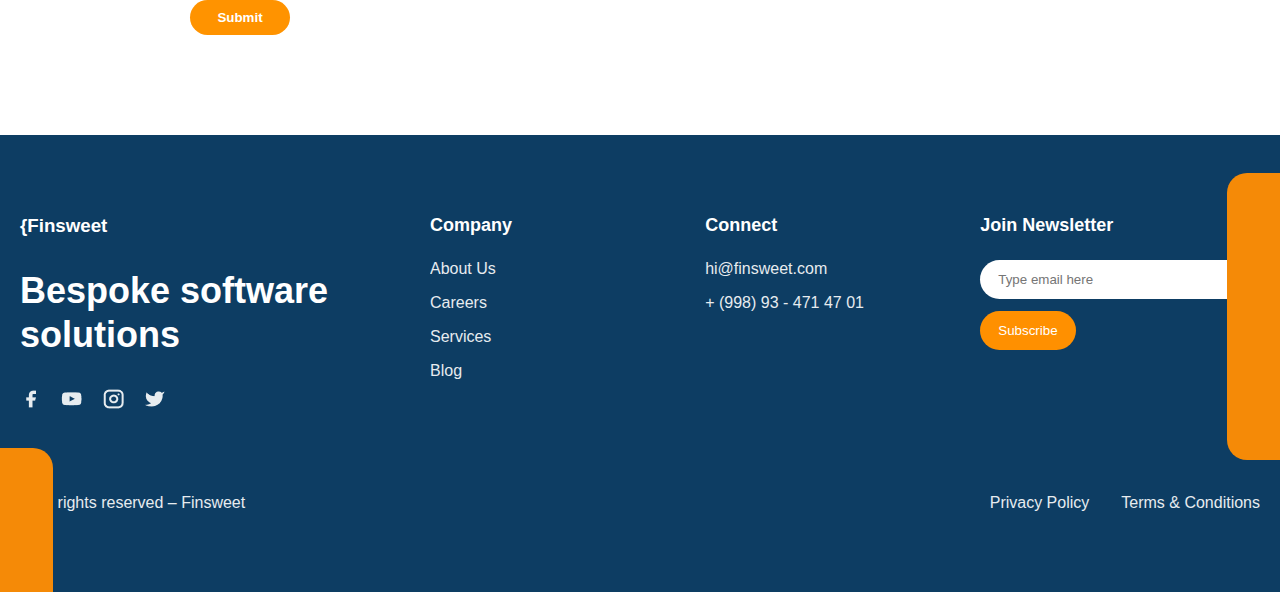
<file: pages/careers-2.html>
<!DOCTYPE html>
<html lang="en">
  <head>
    <meta charset="UTF-8" />
    <meta name="viewport" content="width=device-width, initial-scale=1.0" />
    <link rel="stylesheet" href="../sass/main.css" />
    <title>Finsweet</title>
      <link rel="icon" href="../images/home/finsweet logo.jpg">
  </head>
  <body>
    <header class="navbar">
      <div class="navbar-links container">
        <div class="logo"><a href="/">{Finsweet</a></div>
        <!-- DESKTOP LINKS -->
        <nav class="nav-links desktop">
          <a href="../pages/about-us.html">About Us</a>
          <a href="../pages/careers.html">Careers</a>
          <a href="../pages/sarvices.html">Services</a>
          <div class="menu-item dropdown">
            Blog
            <ul class="dropdown-menu">
              <li><a href="../pages/blog.html">Blog</a></li>
              <li><a href="../pages/blog-inner.html">Blog inner</a></li>
              <li><a href="../pages/careers-2.html">Careers</a></li>
              <li><a href="../pages/privacy-policy.html">Privacy Policy</a></li>
            </ul>
          </div>
          <a href="../pages/contact-us.html">Contact Us</a>
        </nav>

        <div class="actions desktop">
          <button class="clone-btn">Clone project</button>
          <button id="modeToggle" class="dark-toggle"><img src="../images/home/moon.png" alt=""></button>
        </div>

        <!-- MOBILE DARK MODE -->
        <button id="modeToggleMobile" class="dark-toggle mobile"><img width="20px" src="../images/home/moon.png" alt=""></button>

        <!-- MOBILE HAMBURGER -->
        <div class="hamburger mobile" id="hamburger">
          <span></span><span></span><span></span>
        </div>
      </div>

      <!-- MOBILE MENU DROPDOWN -->
      <nav class="mobile-menu" id="mobileMenu">
        <a class="dark-title" href="../pages/about-us.html">About Us</a>
        <a class="dark-title" href="../pages/careers.html">Careers</a>
        <a class="dark-title" href="../pages/sarvices.html">Services</a>
        <a class="dark-title" href="../pages/blog.html">Blog</a>
        <a class="dark-title" href="../pages/blog-inner.html">Blog inner</a>
        <a class="dark-title" href="../pages/careers-2.html">Careers inner</a>
        <a class="dark-title" href="../pages/contact-us.html">Contact Us</a>
        <a class="dark-title" href="../pages/privacy-policy.html">Privacy-Policy</a>
        <button class="clone-btn">Clone project</button>
      </nav>
    </header>
    <main>
    <section class="jobing-card container">
  <h2 class="jobing-card__title dark-title">Testing Engineer</h2>

  <div class="job-meta">
    <div class="job-meta__block">
      <h4 class="job-meta__heading dark-title">Job Description</h4>
      <p class="job-meta__text">
        Remote, India. 4 to 5 Years Of Experience Department: Website Design                                       <br>
        5 Positions Available.
      </p>
    </div>

    <div class="job-meta__block">
      <h4 class="job-meta__heading">Salary</h4>
      <p class="job-meta__text">$30000 Per Annum</p>
    </div>
  </div>

  <div class="job-tabs">
    <div class="job-tabs__inner">
      <!-- LEFT: Vertical Nav -->
      <nav class="job-tabs__nav" role="tablist" aria-label="Job tabs">
        <button class="job-tab is-active" data-target="tab-details" role="tab" aria-selected="true">Details</button>
        <button class="job-tab" data-target="tab-requirements" role="tab" aria-selected="false">Requirements</button>
        <button class="job-tab" data-target="tab-responsibilities" role="tab" aria-selected="false">Responsibilities</button>
      </nav>

      <!-- RIGHT: Content -->
      <div class="job-tabs__panel">
        <div class="job-pane is-active" id="tab-details" role="tabpanel">
   <p>Design & Create highly engaging industry-related content in both photo, gif & video format
Publish Posts on various social media channels <br>
Promote content on social networks and monitor engagement (e.g. comments and shares)
Research industry-related topics <br>
Editing audio and sound design on projects <br>
Engage in opportunities to develop original content and concepts for web and mobile <br>
Create motion graphics and animations using 2D and 3D applications for marketing and promotional
 usage. <br>
<br>
Manage the day-to-day handling of all social media channels such as LinkedIn, Facebook, Twitter,
 Pinterest, Instagram, Tiktok and YouTube, adapting content to suit different channels</p>
        </div>
        <div class="job-pane" id="tab-requirements" role="tabpanel">
          <p>Strong understanding of design principles and modern UI/UX practices
Proficiency with industry-standard design tools (Figma, Adobe XD, Photoshop, Illustrator) <br>
Ability to create clean, responsive, and visually appealing layouts <br>
Experience in producing consistent design systems and style guides <br>
Knowledge of typography, spacing, color theory, and component-based design <br>
Capability to collaborate with developers and provide clear design handoffs <br>
Attention to detail and ability to work within brand guidelines <br>
<br>
Ability to meet deadlines, handle multiple tasks, and adapt to feedback in a fast-paced environment</p>

        </div>

        <div class="job-pane" id="tab-responsibilities" role="tabpanel">
       <p>Develop and implement high-quality visual designs for web and mobile projects
Create graphics, layouts, icons, banners, and other visual materials <br>
Collaborate with marketing, development, and content teams throughout the project lifecycle <br>
Prepare design assets, prototypes, and presentations for internal and client review <br>
Ensure all designs follow brand guidelines and maintain visual consistency <br>
Update and refine existing design materials based on feedback and performance data <br>
Participate in brainstorming sessions and contribute creative ideas <br>
<br>
Maintain organized project files, manage design tasks, and deliver work within agreed timelines</p>

        </div>
      </div>
    </div>
  </div>
</section>
 <button id="backToTop">↑</button>
<section class="applys container">
  <div class="applys__container">
    <h2 class="applys__title dark-title">Apply Now</h2>

    <form id="applyForm" class="apply__form">
      <div class="applys__row">
        <input type="text" id="firstName" placeholder="First Name" />
        <input type="text" id="lastName" placeholder="Last Name" />
      </div>

      <div class="applys__row">
        <input type="email" id="email" placeholder="Email Id" />
        <input type="text" id="mobile" placeholder="Mobile No" />
      </div>

      <textarea id="message" placeholder="Why do you think you are a good fit for Ether?"></textarea>

      <button type="submit" class="applys__btn">Submit</button>
    </form>

    <p class="applys__success" id="successMsg"></p>
  </div>
</section>

    </div>
  </div>
</section>

        </main>
    <footer class="site-footer">
      <div class="footer-wrapper container">
        <div class="footer-brand">
          <h3 class="footer-logo">{Finsweet</h3>
          <h2 class="footer-title">Bespoke software solutions</h2>

          <div class="footer-social">
            <a href="https://www.facebook.com/"
              ><i class="fab fa-facebook"
                ><img src="../images/footer/facebook.png" alt="" /></i
            ></a>
            <a href="https://www.youtube.com/"
              ><i class="fab fa-youtube"
                ><img src="../images/footer/youtube.png" alt="" /></i
            ></a>
            <a href="https://www.instagram.com/_hech_kim__001_"
              ><i class="fab fa-instagram"
                ><img src="../images/footer/instagram.png" alt="" /></i
            ></a>
            <a href="https://x.com/"
              ><i class="fab fa-twitter"
                ><img src="../images/footer/twitter.png" alt="" /></i
            ></a>
          </div>
        </div>

        <div class="footer-links">
          <h4>Company</h4>
          <a href="#">About Us</a>
          <a href="#">Careers</a>
          <a href="#">Services</a>
          <a href="#">Blog</a>
        </div>

        <div class="footer-contact">
          <h4>Connect</h4>
          <a href="https://finsweet.com/">hi@finsweet.com</a>
          <a href="https://web.telegram.org/k/">+ (998) 93 - 471 47 01</a>
        </div>

        <div class="footer-newsletter">
          <h4>Join Newsletter</h4>
          <div class="news-input">
            <input id="emailInput" type="email" placeholder="Type email here" />
            <p class="email-msg"></p>
            <button id="subscribeBtn">Subscribe</button>
          </div>
        </div>
      </div>

      <div class="footer-bottom container">
        <a href="/" class="footer-copy">© All rights reserved – Finsweet</a>
        <div class="footer-bot">
          <a href="https://policies.google.com/privacy?hl=en-US"
            >Privacy Policy</a
          >
          <a
            href="https://www.termsfeed.com/blog/sample-terms-and-conditions-template/"
            >Terms & Conditions</a
          >
        </div>
      </div>

      <div class="shape shape-left"></div>
      <div class="shape shape-right"></div>
    </footer>

    <script src="../js/about.js"></script>
    <script src="../js/careers.js"></script>
  </body>
</html>
</file>
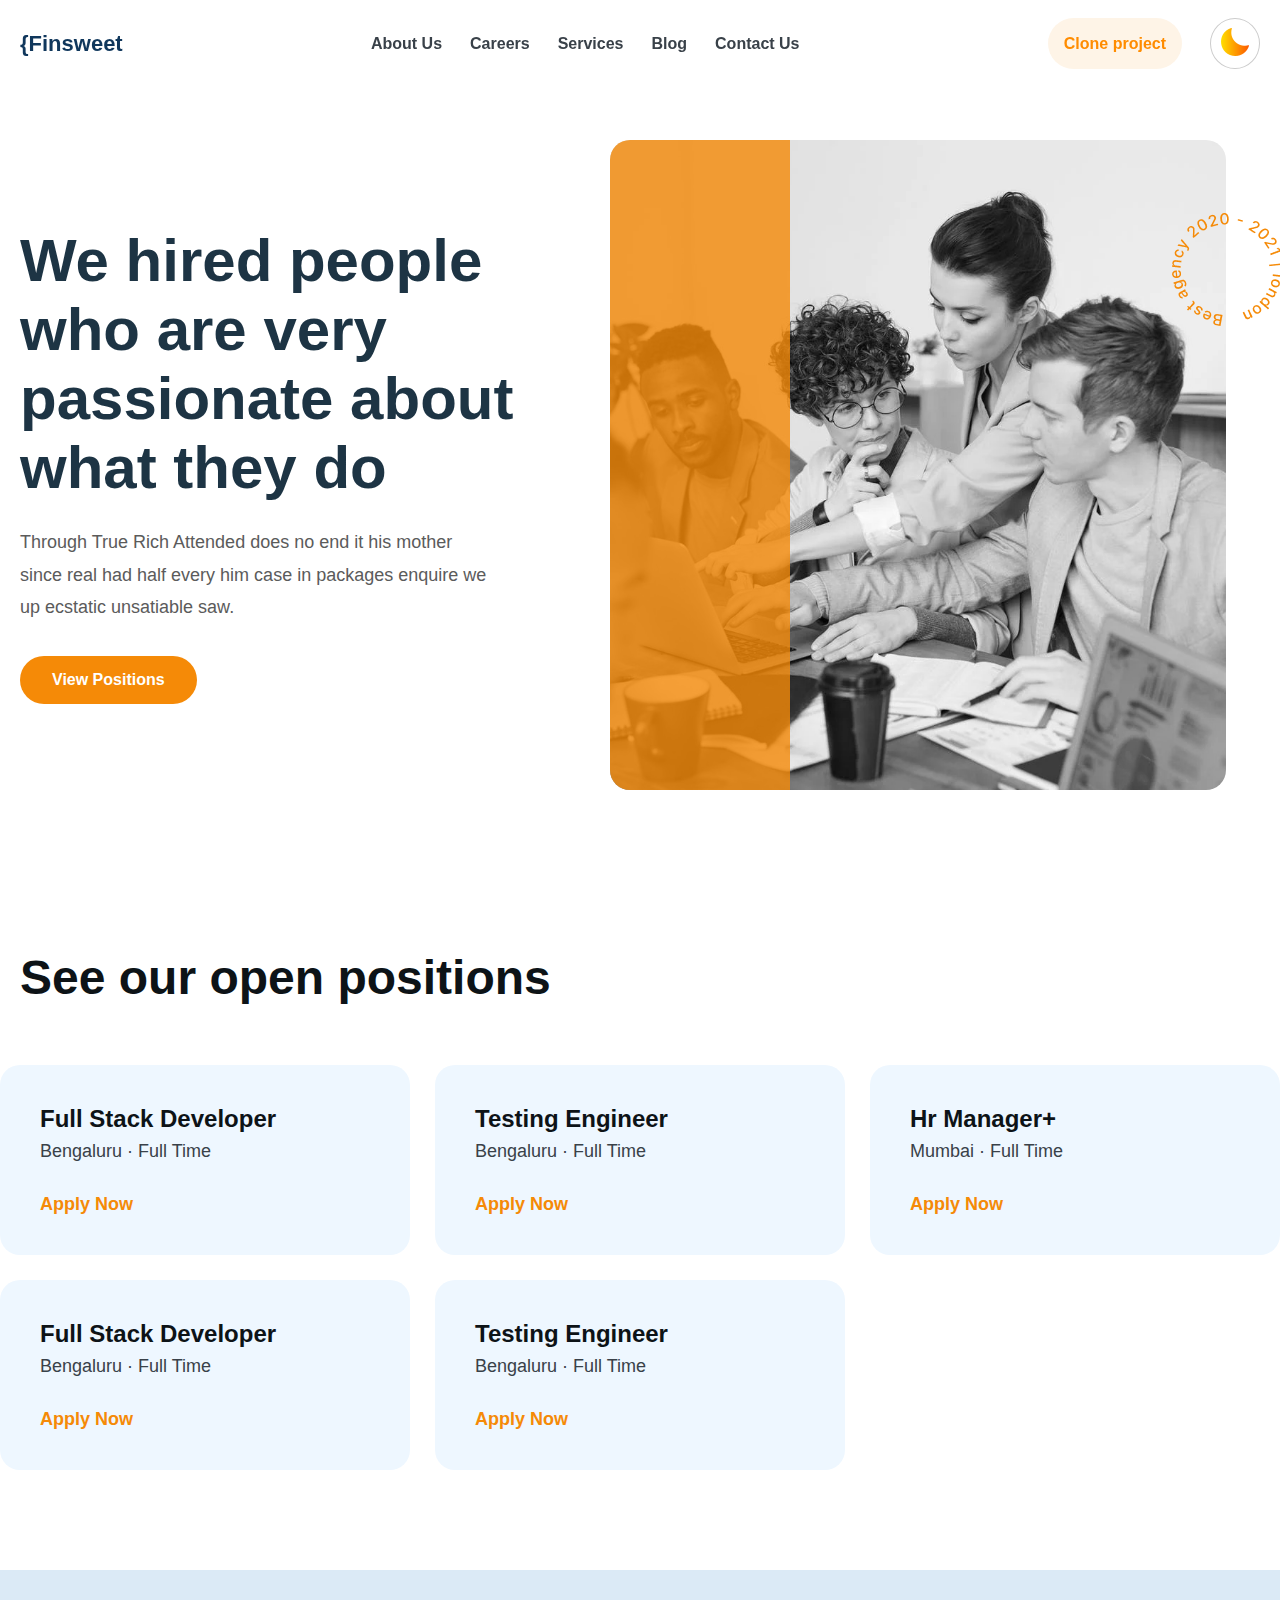
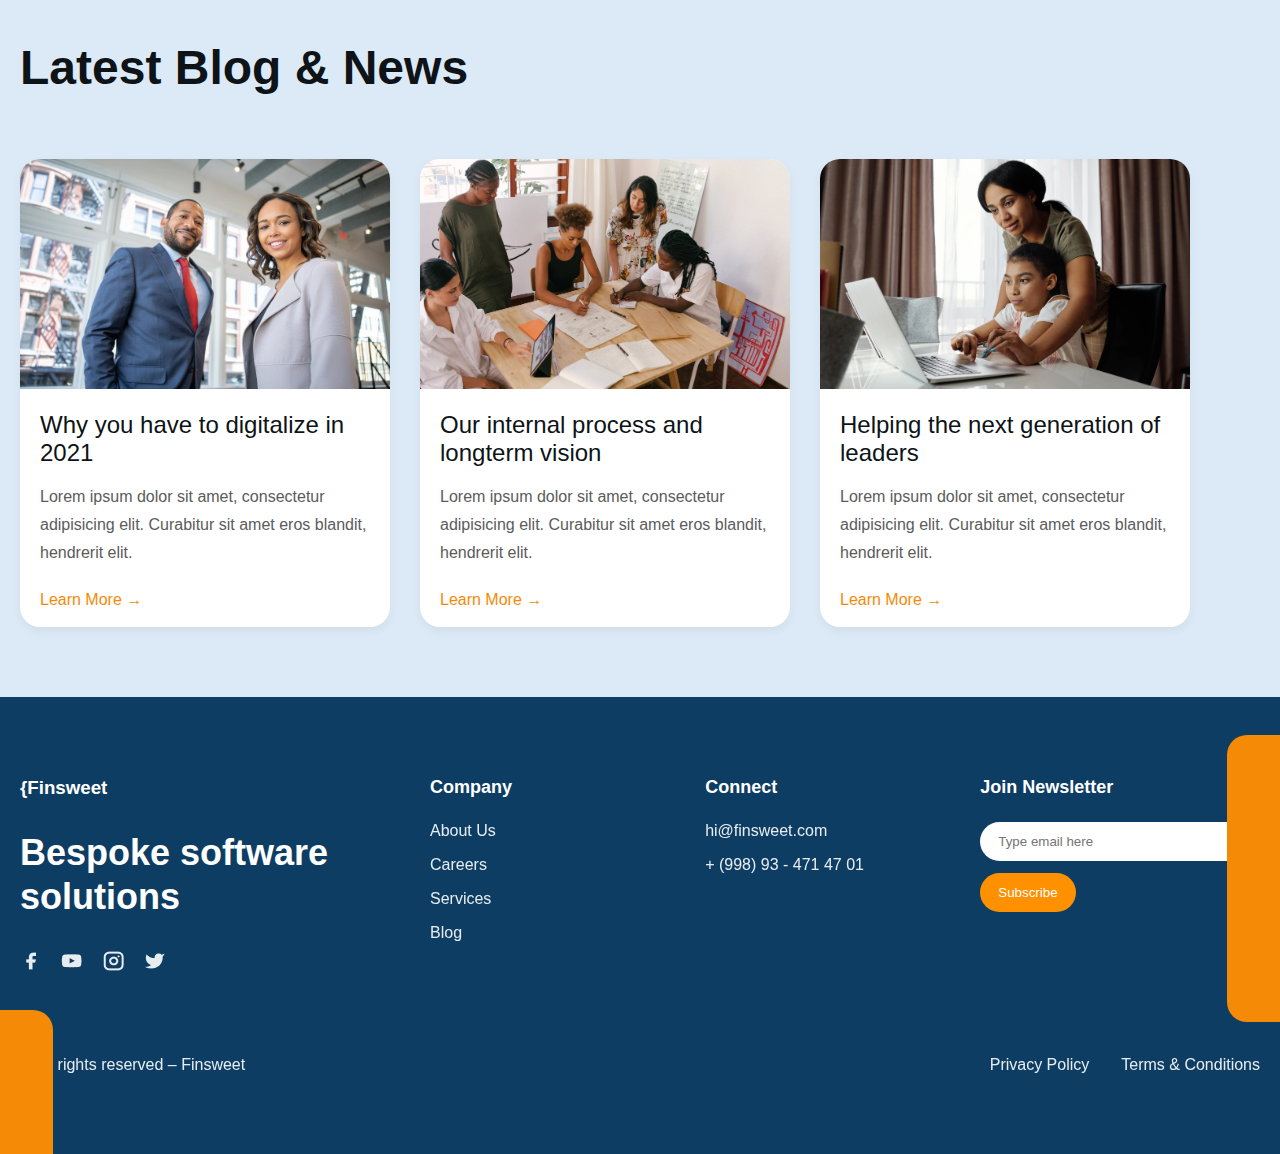
<file: pages/careers.html>
<!DOCTYPE html>
<html lang="en">
  <head>
    <meta charset="UTF-8" />
    <meta name="viewport" content="width=device-width, initial-scale=1.0" />
    <link rel="stylesheet" href="../sass/main.css" />
    <title>Finsweet</title>
      <link rel="icon" href="../images/home/finsweet logo.jpg">
  </head>
  <body>
    <header class="navbar">
      <div class="navbar-links container">
        <div class="logo"><a href="/">{Finsweet</a></div>
        <!-- DESKTOP LINKS -->
        <nav class="nav-links desktop">
          <a href="../pages/about-us.html">About Us</a>
          <a href="../pages/careers.html">Careers</a>
          <a href="../pages/sarvices.html">Services</a>
          <div class="menu-item dropdown">
            Blog
            <ul class="dropdown-menu">
              <li><a href="../pages/blog.html">Blog</a></li>
              <li><a href="../pages/blog-inner.html">Blog inner</a></li>
              <li><a href="../pages/careers-2.html">Careers</a></li>
              <li><a href="../pages/privacy-policy.html">Privacy Policy</a></li>
            </ul>
          </div>
          <a href="../pages/contact-us.html">Contact Us</a>
        </nav>

        <div class="actions desktop">
          <button class="clone-btn">Clone project</button>
          <button id="modeToggle" class="dark-toggle"><img src="../images/home/moon.png" alt=""></button>
        </div>

        <!-- MOBILE DARK MODE -->
        <button id="modeToggleMobile" class="dark-toggle mobile"><img width="20px" src="../images/home/moon.png" alt=""></button>

        <!-- MOBILE HAMBURGER -->
        <div class="hamburger mobile" id="hamburger">
          <span></span><span></span><span></span>
        </div>
      </div>

      <!-- MOBILE MENU DROPDOWN -->
      <nav class="mobile-menu" id="mobileMenu">
       <a class="dark-title" href="../pages/about-us.html">About Us</a>
        <a class="dark-title" href="../pages/careers.html">Careers</a>
        <a class="dark-title" href="../pages/sarvices.html">Services</a>
        <a class="dark-title" href="../pages/blog.html">Blog</a>
        <a class="dark-title" href="../pages/blog-inner.html">Blog inner</a>
        <a class="dark-title" href="../pages/careers-2.html">Careers inner</a>
        <a class="dark-title" href="../pages/contact-us.html">Contact Us</a>
        <a class="dark-title" href="../pages/privacy-policy.html">Privacy-Policy</a>
        <button class="clone-btn">Clone project</button>
      </nav>
    </header>
    <main>
      <!-- 11111111111 -->
      <section class="intro-section">
        <div class="intro-section__wrapper container">
          <div class="intro-section__text">
            <h2 class="dark-title">We hired people who are very passionate about what they do</h2>
            <p>
              Through True Rich Attended does no end it his mother since real
              had half every him case in packages enquire we up ecstatic
              unsatiable saw.
            </p>
            <button class="intro-section__btn">View Positions</button>
          </div>
          <div class="intro-section__image-wrapper">
            <div class="accemotright"></div>
            <img class="intro-section__image2" src="../images/Circle.png" alt="">
            <img
              src="../images/careers.png"
              alt="Business Meeting"
              class="intro-section__image"
            />
          </div>
        </div>
      </section>
       <button id="backToTop">↑</button>
      <section class="jobs container">
  <h2 class="jobs__title dark-title container">See our open positions</h2>

  <div class="jobs__grid">
    <div class="job-card">
      <h3>Full Stack Developer</h3>
      <p>Bengaluru · Full Time</p>
      <a href="https://salmonbek.vercel.app/" class="apply">Apply Now</a>
    </div>

    <div class="job-card">
      <h3>Testing Engineer</h3>
      <p>Bengaluru · Full Time</p>
      <a href="https://www.glassdoor.co.in/Job/bengaluru-test-engineer-jobs-SRCH_IL.0,9_IC2940587_KO10,23.htm" class="apply">Apply Now</a>
    </div>

    <div class="job-card">
      <h3>Hr Manager+</h3>
      <p>Mumbai · Full Time</p>
      <a href="https://in.indeed.com/q-hr-manager-l-mumbai,-maharashtra-jobs.html" class="apply">Apply Now</a>
    </div>

    <div class="job-card">
      <h3>Full Stack Developer</h3>
      <p>Bengaluru · Full Time</p>
      <a href="https://uz.linkedin.com/jobs/full-stack-developer-jobs?countryRedirected=1" class="apply">Apply Now</a>
    </div>

    <div class="job-card">
      <h3>Testing Engineer</h3>
      <p>Bengaluru · Full Time</p>
      <a href="https://www.glassdoor.co.in/Job/bengaluru-test-engineer-jobs-SRCH_IL.0,9_IC2940587_KO10,23.htm" class="apply">Apply Now</a>
    </div>
  </div>
</section>

      <!-- news-board -->
      <section class="newsBoard">
        <div class="newsBoard__wrapper container">
          <h2 class="newsBoard__title">Latest Blog & News</h2>

          <div class="newsBoard__cards">
            <div class="newsItem">
              <div class="newsItem__image">
                <img src="../images/cards/card2.png" alt="blog image" />
              </div>
              <div class="newsItem__content">
                <h3 class="newsItem__heading">
                  Why you have to digitalize in <br />2021
                </h3>
                <p class="newsItem__text">
                  Lorem ipsum dolor sit amet, consectetur adipisicing elit.
                  Curabitur sit amet eros blandit, hendrerit elit.
                </p>
                <a href="/" class="newsItem__link">Learn More →</a>
              </div>
            </div>

            <div class="newsItem">
              <div class="newsItem__image">
                <img src="../images/cards/card3.png" alt="blog image" />
              </div>
              <div class="newsItem__content">
                <h3 class="newsItem__heading">
                  Our internal process and longterm vision
                </h3>
                <p class="newsItem__text">
                  Lorem ipsum dolor sit amet, consectetur adipisicing elit.
                  Curabitur sit amet eros blandit, hendrerit elit.
                </p>
                <a href="/" class="newsItem__link">Learn More →</a>
              </div>
            </div>

            <div class="newsItem">
              <div class="newsItem__image">
                <img src="../images/cards/card1.png" alt="blog image" />
              </div>
              <div class="newsItem__content">
                <h3 class="newsItem__heading">
                  Helping the next generation of leaders
                </h3>
                <p class="newsItem__text">
                  Lorem ipsum dolor sit amet, consectetur adipisicing elit.
                  Curabitur sit amet eros blandit, hendrerit elit.
                </p>
                <a href="/" class="newsItem__link">Learn More →</a>
              </div>
            </div>
          </div>
        </div>
      </section>
    </main>
    <footer class="site-footer">
      <div class="footer-wrapper container">
        <div class="footer-brand">
          <h3 class="footer-logo">{Finsweet</h3>
          <h2 class="footer-title">Bespoke software solutions</h2>

          <div class="footer-social">
            <a href="https://www.facebook.com/"
              ><i class="fab fa-facebook"
                ><img src="../images/footer/facebook.png" alt="" /></i
            ></a>
            <a href="https://www.youtube.com/"
              ><i class="fab fa-youtube"
                ><img src="../images/footer/youtube.png" alt="" /></i
            ></a>
            <a href="https://www.instagram.com/_hech_kim__001_"
              ><i class="fab fa-instagram"
                ><img src="../images/footer/instagram.png" alt="" /></i
            ></a>
            <a href="https://x.com/"
              ><i class="fab fa-twitter"
                ><img src="../images/footer/twitter.png" alt="" /></i
            ></a>
          </div>
        </div>

        <div class="footer-links">
          <h4>Company</h4>
          <a href="#">About Us</a>
          <a href="#">Careers</a>
          <a href="#">Services</a>
          <a href="#">Blog</a>
        </div>

        <div class="footer-contact">
          <h4>Connect</h4>
          <a href="https://finsweet.com/">hi@finsweet.com</a>
          <a href="https://web.telegram.org/k/">+ (998) 93 - 471 47 01</a>
        </div>

        <div class="footer-newsletter">
          <h4>Join Newsletter</h4>
          <div class="news-input">
            <input id="emailInput" type="email" placeholder="Type email here" />
            <p class="email-msg"></p>
            <button id="subscribeBtn">Subscribe</button>
          </div>
        </div>
      </div>

      <div class="footer-bottom container">
        <a href="/" class="footer-copy">© All rights reserved – Finsweet</a>
        <div class="footer-bot">
          <a href="https://policies.google.com/privacy?hl=en-US"
            >Privacy Policy</a
          >
          <a
            href="https://www.termsfeed.com/blog/sample-terms-and-conditions-template/"
            >Terms & Conditions</a
          >
        </div>
      </div>

      <div class="shape shape-left"></div>
      <div class="shape shape-right"></div>
    </footer>

    <script src="../js/about.js"></script>
  </body>
</html>
</file>
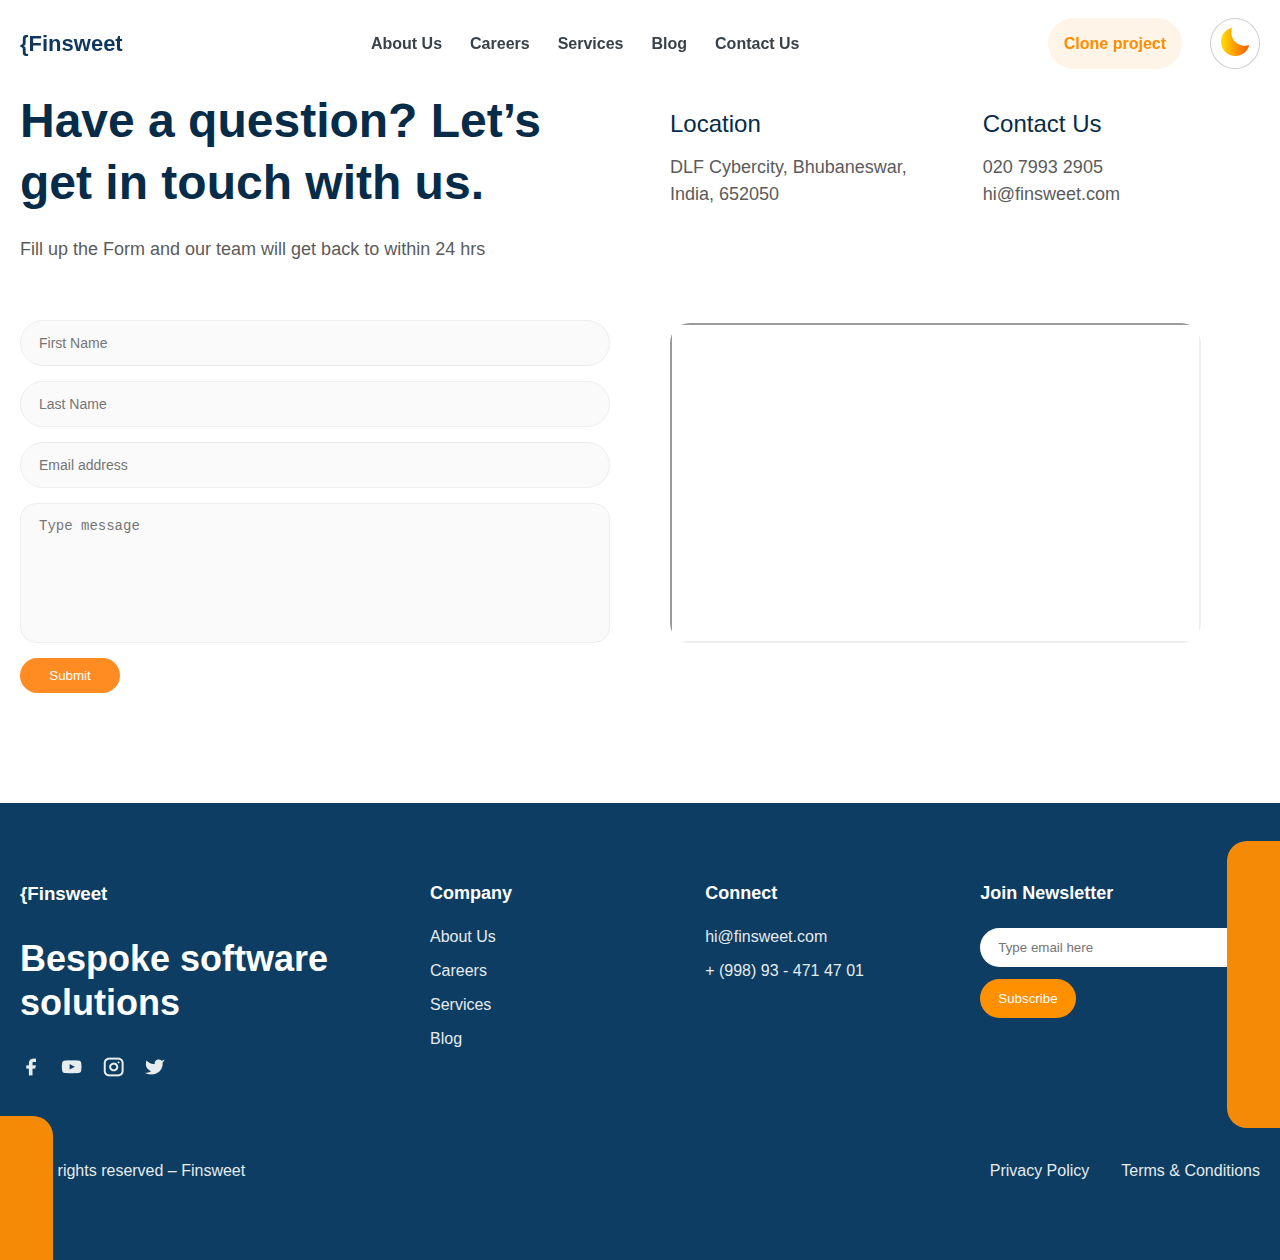
<file: pages/contact-us.html>
<!DOCTYPE html>
<html lang="en">
  <head>
    <meta charset="UTF-8" />
    <meta name="viewport" content="width=device-width, initial-scale=1.0" />
    <link rel="stylesheet" href="../sass/main.css" />
    <title>Finsweet</title>
      <link rel="icon" href="../images/home/finsweet logo.jpg">
  </head>
  <body>
    <header class="navbar">
      <div class="navbar-links container">
        <div class="logo"><a href="/">{Finsweet</a></div>
        <!-- DESKTOP LINKS -->
        <nav class="nav-links desktop">
          <a href="../pages/about-us.html">About Us</a>
          <a href="../pages/careers.html">Careers</a>
          <a href="../pages/sarvices.html">Services</a>
          <div class="menu-item dropdown">
            Blog
            <ul class="dropdown-menu">
              <li><a href="../pages/blog.html">Blog</a></li>
              <li><a href="../pages/blog-inner.html">Blog inner</a></li>
              <li><a href="../pages/careers-2.html">Careers</a></li>
              <li><a href="../pages/privacy-policy.html">Privacy Policy</a></li>
            </ul>
          </div>
          <a href="../pages/contact-us.html">Contact Us</a>
        </nav>

        <div class="actions desktop">
          <button class="clone-btn">Clone project</button>
          <button id="modeToggle" class="dark-toggle"><img src="../images/home/moon.png" alt=""></button>
        </div>

        <!-- MOBILE DARK MODE -->
        <button id="modeToggleMobile" class="dark-toggle mobile"><img width="20px" src="../images/home/moon.png" alt=""></button>

        <!-- MOBILE HAMBURGER -->
        <div class="hamburger mobile" id="hamburger">
          <span></span><span></span><span></span>
        </div>
      </div>

      <!-- MOBILE MENU DROPDOWN -->
      <nav class="mobile-menu" id="mobileMenu">
        <a class="dark-title" href="../pages/about-us.html">About Us</a>
        <a class="dark-title" href="../pages/careers.html">Careers</a>
        <a class="dark-title" href="../pages/sarvices.html">Services</a>
        <a class="dark-title" href="../pages/blog.html">Blog</a>
        <a class="dark-title" href="../pages/blog-inner.html">Blog inner</a>
        <a class="dark-title" href="../pages/careers-2.html">Careers inner</a>
        <a class="dark-title" href="../pages/contact-us.html">Contact Us</a>
        <a class="dark-title" href="../pages/privacy-policy.html">Privacy-Policy</a>
        <button class="clone-btn">Clone project</button>
      </nav>
    </header>
    <main>
<section class="contact-section">
    <div class="container">

        <div class="left">
            <h2 class="dark-title">Have a question? Let’s <br> get in touch with us.</h2>
            <p>Fill up the Form and our team will get back to within 24 hrs</p>

            <form id="contactForm">
                <input type="text" placeholder="First Name" required>
                <input type="text" placeholder="Last Name" required>
                <input type="email" placeholder="Email address" required>
                <textarea placeholder="Type message" required></textarea>

                <button type="submit">Submit</button>
            </form>
        </div>

        <div class="right">

            <div class="info">
                <div>
                    <h4 class="dark-title">Location</h4>
                    <p>DLF Cybercity, Bhubaneswar,<br> India, 652050</p>
                </div>

                <div>
                    <h4 class="dark-title">Contact Us</h4>
                    <p>020 7993 2905<br> hi@finsweet.com</p>
                </div>
            </div>

            <div class="map">
                <iframe 
                    width="100%" 
                    height="100%" 
                    loading="lazy"
                    src="https://maps.google.com/maps?q=New%20York&t=&z=13&ie=UTF8&iwloc=&output=embed">
                </iframe>
            </div>

        </div>

    </div>
</section>

      </main>
    <footer class="site-footer">
      <div class="footer-wrapper container">
        <div class="footer-brand">
          <h3 class="footer-logo">{Finsweet</h3>
          <h2 class="footer-title">Bespoke software solutions</h2>

          <div class="footer-social">
            <a href="https://www.facebook.com/"
              ><i class="fab fa-facebook"
                ><img src="../images/footer/facebook.png" alt="" /></i
            ></a>
            <a href="https://www.youtube.com/"
              ><i class="fab fa-youtube"
                ><img src="../images/footer/youtube.png" alt="" /></i
            ></a>
            <a href="https://www.instagram.com/_hech_kim__001_"
              ><i class="fab fa-instagram"
                ><img src="../images/footer/instagram.png" alt="" /></i
            ></a>
            <a href="https://x.com/"
              ><i class="fab fa-twitter"
                ><img src="../images/footer/twitter.png" alt="" /></i
            ></a>
          </div>
        </div>

        <div class="footer-links">
          <h4>Company</h4>
          <a href="#">About Us</a>
          <a href="#">Careers</a>
          <a href="#">Services</a>
          <a href="#">Blog</a>
        </div>

        <div class="footer-contact">
          <h4>Connect</h4>
          <a href="https://finsweet.com/">hi@finsweet.com</a>
          <a href="https://web.telegram.org/k/">+ (998) 93 - 471 47 01</a>
        </div>

        <div class="footer-newsletter">
          <h4>Join Newsletter</h4>
          <div class="news-input">
            <input id="emailInput" type="email" placeholder="Type email here" />
            <p class="email-msg"></p>
            <button id="subscribeBtn">Subscribe</button>
          </div>
        </div>
      </div>

      <div class="footer-bottom container">
        <a href="/" class="footer-copy">© All rights reserved – Finsweet</a>
        <div class="footer-bot">
          <a href="https://policies.google.com/privacy?hl=en-US"
            >Privacy Policy</a
          >
          <a
            href="https://www.termsfeed.com/blog/sample-terms-and-conditions-template/"
            >Terms & Conditions</a
          >
        </div>
      </div>

      <div class="shape shape-left"></div>
      <div class="shape shape-right"></div>
    </footer>

    <script src="../js/about.js"></script>
    <script src="../js/contact-us.js"></script>
  </body>
</html>
</file>
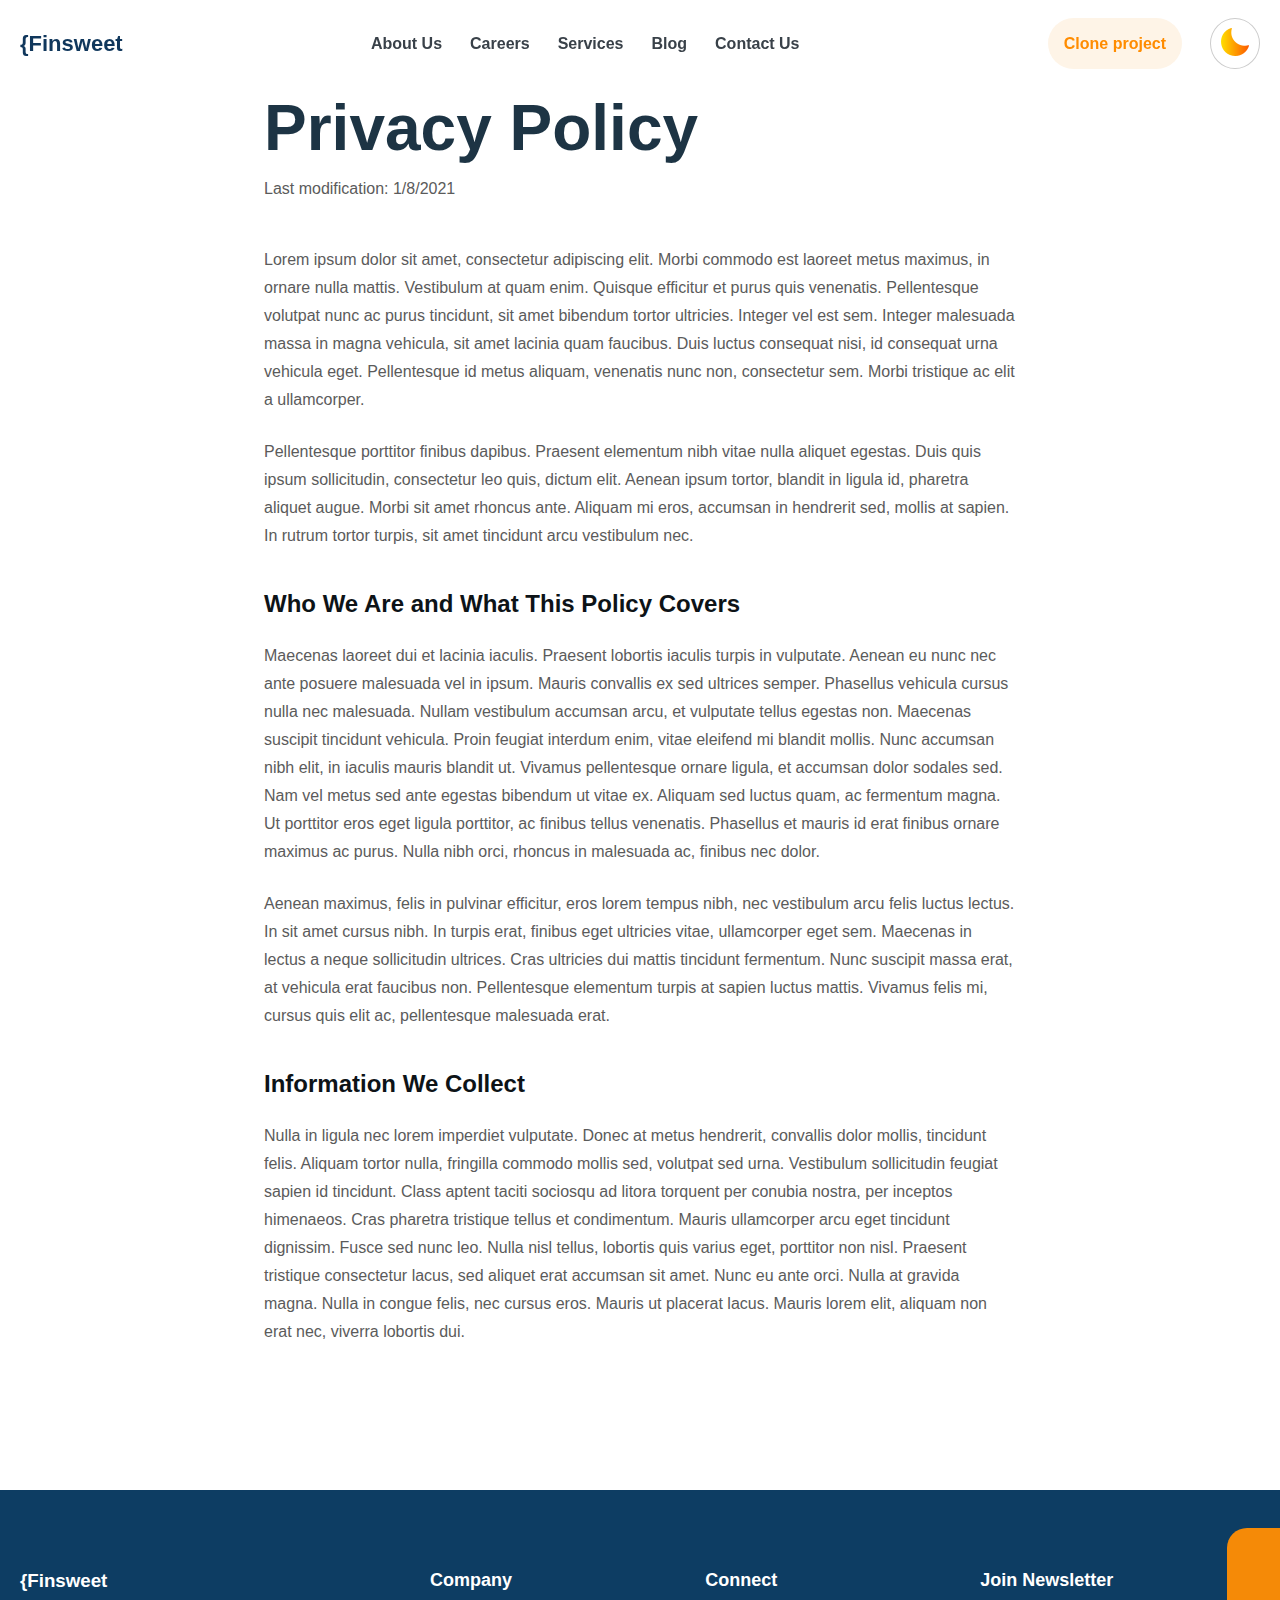
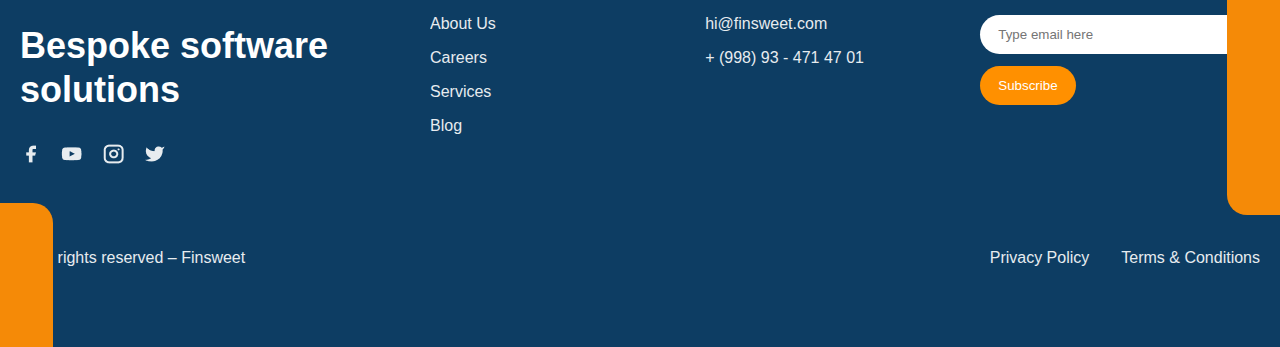
<file: pages/privacy-policy.html>
<!DOCTYPE html>
<html lang="en">
  <head>
    <meta charset="UTF-8" />
    <meta name="viewport" content="width=device-width, initial-scale=1.0" />
    <link rel="stylesheet" href="../sass/main.css" />
    <title>Finsweet</title>
      <link rel="icon" href="../images/home/finsweet logo.jpg">
  </head>
  <body>
    <header class="navbar">
      <div class="navbar-links container">
        <div class="logo"><a href="/">{Finsweet</a></div>
        <!-- DESKTOP LINKS -->
        <nav class="nav-links desktop">
          <a href="../pages/about-us.html">About Us</a>
          <a href="../pages/careers.html">Careers</a>
          <a href="../pages/sarvices.html">Services</a>
          <div class="menu-item dropdown">
            Blog
            <ul class="dropdown-menu">
              <li><a href="../pages/blog.html">Blog</a></li>
              <li><a href="../pages/blog-inner.html">Blog inner</a></li>
              <li><a href="../pages/careers-2.html">Careers</a></li>
              <li><a href="../pages/privacy-policy.html">Privacy Policy</a></li>
            </ul>
          </div>
          <a href="../pages/contact-us.html">Contact Us</a>
        </nav>

        <div class="actions desktop">
          <button class="clone-btn">Clone project</button>
          <button id="modeToggle" class="dark-toggle"><img src="../images/home/moon.png" alt=""></button>
        </div>

        <!-- MOBILE DARK MODE -->
        <button id="modeToggleMobile" class="dark-toggle mobile"><img width="20px" src="../images/home/moon.png" alt=""></button>

        <!-- MOBILE HAMBURGER -->
        <div class="hamburger mobile" id="hamburger">
          <span></span><span></span><span></span>
        </div>
      </div>

      <!-- MOBILE MENU DROPDOWN -->
      <nav class="mobile-menu" id="mobileMenu">
       <a class="dark-title" href="../pages/about-us.html">About Us</a>
        <a class="dark-title" href="../pages/careers.html">Careers</a>
        <a class="dark-title" href="../pages/sarvices.html">Services</a>
        <a class="dark-title" href="../pages/blog.html">Blog</a>
        <a class="dark-title" href="../pages/blog-inner.html">Blog inner</a>
        <a class="dark-title" href="../pages/careers-2.html">Careers inner</a>
        <a class="dark-title" href="../pages/contact-us.html">Contact Us</a>
        <a class="dark-title" href="../pages/privacy-policy.html">Privacy-Policy</a>
        <button class="clone-btn">Clone project</button>
      </nav>
    </header>
    <main>
      <section class="container">
        <div class="privacy">
          <h1 class="dark-title">Privacy Policy</h1>
          <a href="/">Last modification: 1/8/2021</a>
          <p>
            Lorem ipsum dolor sit amet, consectetur adipiscing elit. Morbi
            commodo est laoreet metus maximus, in ornare nulla mattis.
            Vestibulum at quam enim. Quisque efficitur et purus quis venenatis.
            Pellentesque volutpat nunc ac purus tincidunt, sit amet bibendum
            tortor ultricies. Integer vel est sem. Integer malesuada massa in
            magna vehicula, sit amet lacinia quam faucibus. Duis luctus
            consequat nisi, id consequat urna vehicula eget. Pellentesque id
            metus aliquam, venenatis nunc non, consectetur sem. Morbi tristique
            ac elit a ullamcorper.
          </p>
          <p>
            Pellentesque porttitor finibus dapibus. Praesent elementum nibh
            vitae nulla aliquet egestas. Duis quis ipsum sollicitudin,
            consectetur leo quis, dictum elit. Aenean ipsum tortor, blandit in
            ligula id, pharetra aliquet augue. Morbi sit amet rhoncus ante.
            Aliquam mi eros, accumsan in hendrerit sed, mollis at sapien. In
            rutrum tortor turpis, sit amet tincidunt arcu vestibulum nec.
          </p>
          <h5 class="dark-title">Who We Are and What This Policy Covers</h5>
          <p>
            Maecenas laoreet dui et lacinia iaculis. Praesent lobortis iaculis
            turpis in vulputate. Aenean eu nunc nec ante posuere malesuada vel
            in ipsum. Mauris convallis ex sed ultrices semper. Phasellus
            vehicula cursus nulla nec malesuada. Nullam vestibulum accumsan
            arcu, et vulputate tellus egestas non. Maecenas suscipit tincidunt
            vehicula. Proin feugiat interdum enim, vitae eleifend mi blandit
            mollis. Nunc accumsan nibh elit, in iaculis mauris blandit ut.
            Vivamus pellentesque ornare ligula, et accumsan dolor sodales sed.
            Nam vel metus sed ante egestas bibendum ut vitae ex. Aliquam sed
            luctus quam, ac fermentum magna. Ut porttitor eros eget ligula
            porttitor, ac finibus tellus venenatis. Phasellus et mauris id erat
            finibus ornare maximus ac purus. Nulla nibh orci, rhoncus in
            malesuada ac, finibus nec dolor.
          </p>
          <p>
            Aenean maximus, felis in pulvinar efficitur, eros lorem tempus nibh,
            nec vestibulum arcu felis luctus lectus. In sit amet cursus nibh. In
            turpis erat, finibus eget ultricies vitae, ullamcorper eget sem.
            Maecenas in lectus a neque sollicitudin ultrices. Cras ultricies dui
            mattis tincidunt fermentum. Nunc suscipit massa erat, at vehicula
            erat faucibus non. Pellentesque elementum turpis at sapien luctus
            mattis. Vivamus felis mi, cursus quis elit ac, pellentesque
            malesuada erat.
          </p>
          <h5 class="dark-title">Information We Collect</h5>
          <p>
            Nulla in ligula nec lorem imperdiet vulputate. Donec at metus
            hendrerit, convallis dolor mollis, tincidunt felis. Aliquam tortor
            nulla, fringilla commodo mollis sed, volutpat sed urna. Vestibulum
            sollicitudin feugiat sapien id tincidunt. Class aptent taciti
            sociosqu ad litora torquent per conubia nostra, per inceptos
            himenaeos. Cras pharetra tristique tellus et condimentum. Mauris
            ullamcorper arcu eget tincidunt dignissim. Fusce sed nunc leo. Nulla
            nisl tellus, lobortis quis varius eget, porttitor non nisl. Praesent
            tristique consectetur lacus, sed aliquet erat accumsan sit amet.
            Nunc eu ante orci. Nulla at gravida magna. Nulla in congue felis,
            nec cursus eros. Mauris ut placerat lacus. Mauris lorem elit,
            aliquam non erat nec, viverra lobortis dui.
          </p>
        </div>
      </section> <button id="backToTop">↑</button>
    </main>
    <footer class="site-footer">
      <div class="footer-wrapper container">
        <div class="footer-brand">
          <h3 class="footer-logo">{Finsweet</h3>
          <h2 class="footer-title">Bespoke software solutions</h2>

          <div class="footer-social">
            <a href="https://www.facebook.com/"
              ><i class="fab fa-facebook"
                ><img src="../images/footer/facebook.png" alt="" /></i
            ></a>
            <a href="https://www.youtube.com/"
              ><i class="fab fa-youtube"
                ><img src="../images/footer/youtube.png" alt="" /></i
            ></a>
            <a href="https://www.instagram.com/_hech_kim__001_"
              ><i class="fab fa-instagram"
                ><img src="../images/footer/instagram.png" alt="" /></i
            ></a>
            <a href="https://x.com/"
              ><i class="fab fa-twitter"
                ><img src="../images/footer/twitter.png" alt="" /></i
            ></a>
          </div>
        </div>

        <div class="footer-links">
          <h4>Company</h4>
          <a href="#">About Us</a>
          <a href="#">Careers</a>
          <a href="#">Services</a>
          <a href="#">Blog</a>
        </div>

        <div class="footer-contact">
          <h4>Connect</h4>
          <a href="https://finsweet.com/">hi@finsweet.com</a>
          <a href="https://web.telegram.org/k/">+ (998) 93 - 471 47 01</a>
        </div>

        <div class="footer-newsletter">
          <h4>Join Newsletter</h4>
          <div class="news-input">
            <input id="emailInput" type="email" placeholder="Type email here" />
            <p class="email-msg"></p>
            <button id="subscribeBtn">Subscribe</button>
          </div>
        </div>
      </div>

      <div class="footer-bottom container">
        <a href="/" class="footer-copy">© All rights reserved – Finsweet</a>
        <div class="footer-bot">
          <a href="https://policies.google.com/privacy?hl=en-US"
            >Privacy Policy</a
          >
          <a
            href="https://www.termsfeed.com/blog/sample-terms-and-conditions-template/"
            >Terms & Conditions</a
          >
        </div>
      </div>

      <div class="shape shape-left"></div>
      <div class="shape shape-right"></div>
    </footer>

    <script src="../js/about.js"></script>
    <script src="../js/contact-us.js"></script>
  </body>
</html>
</file>
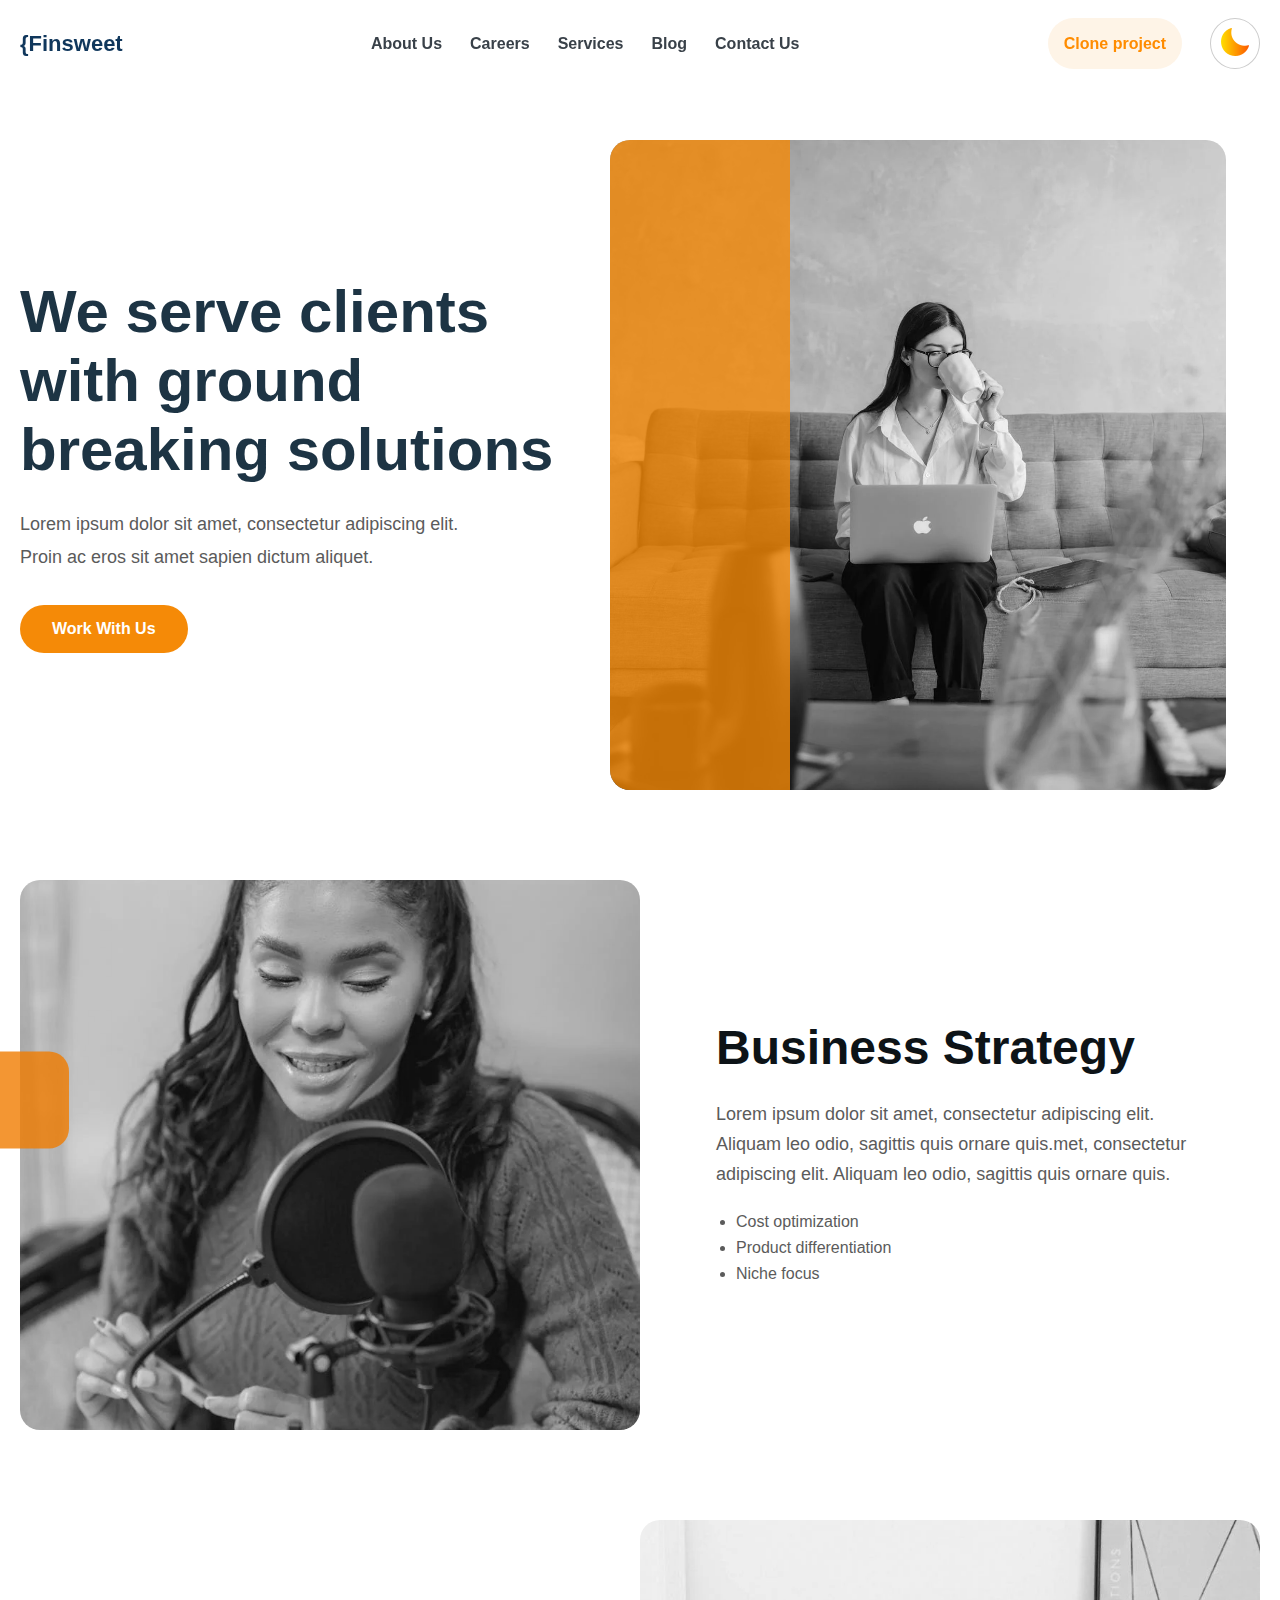
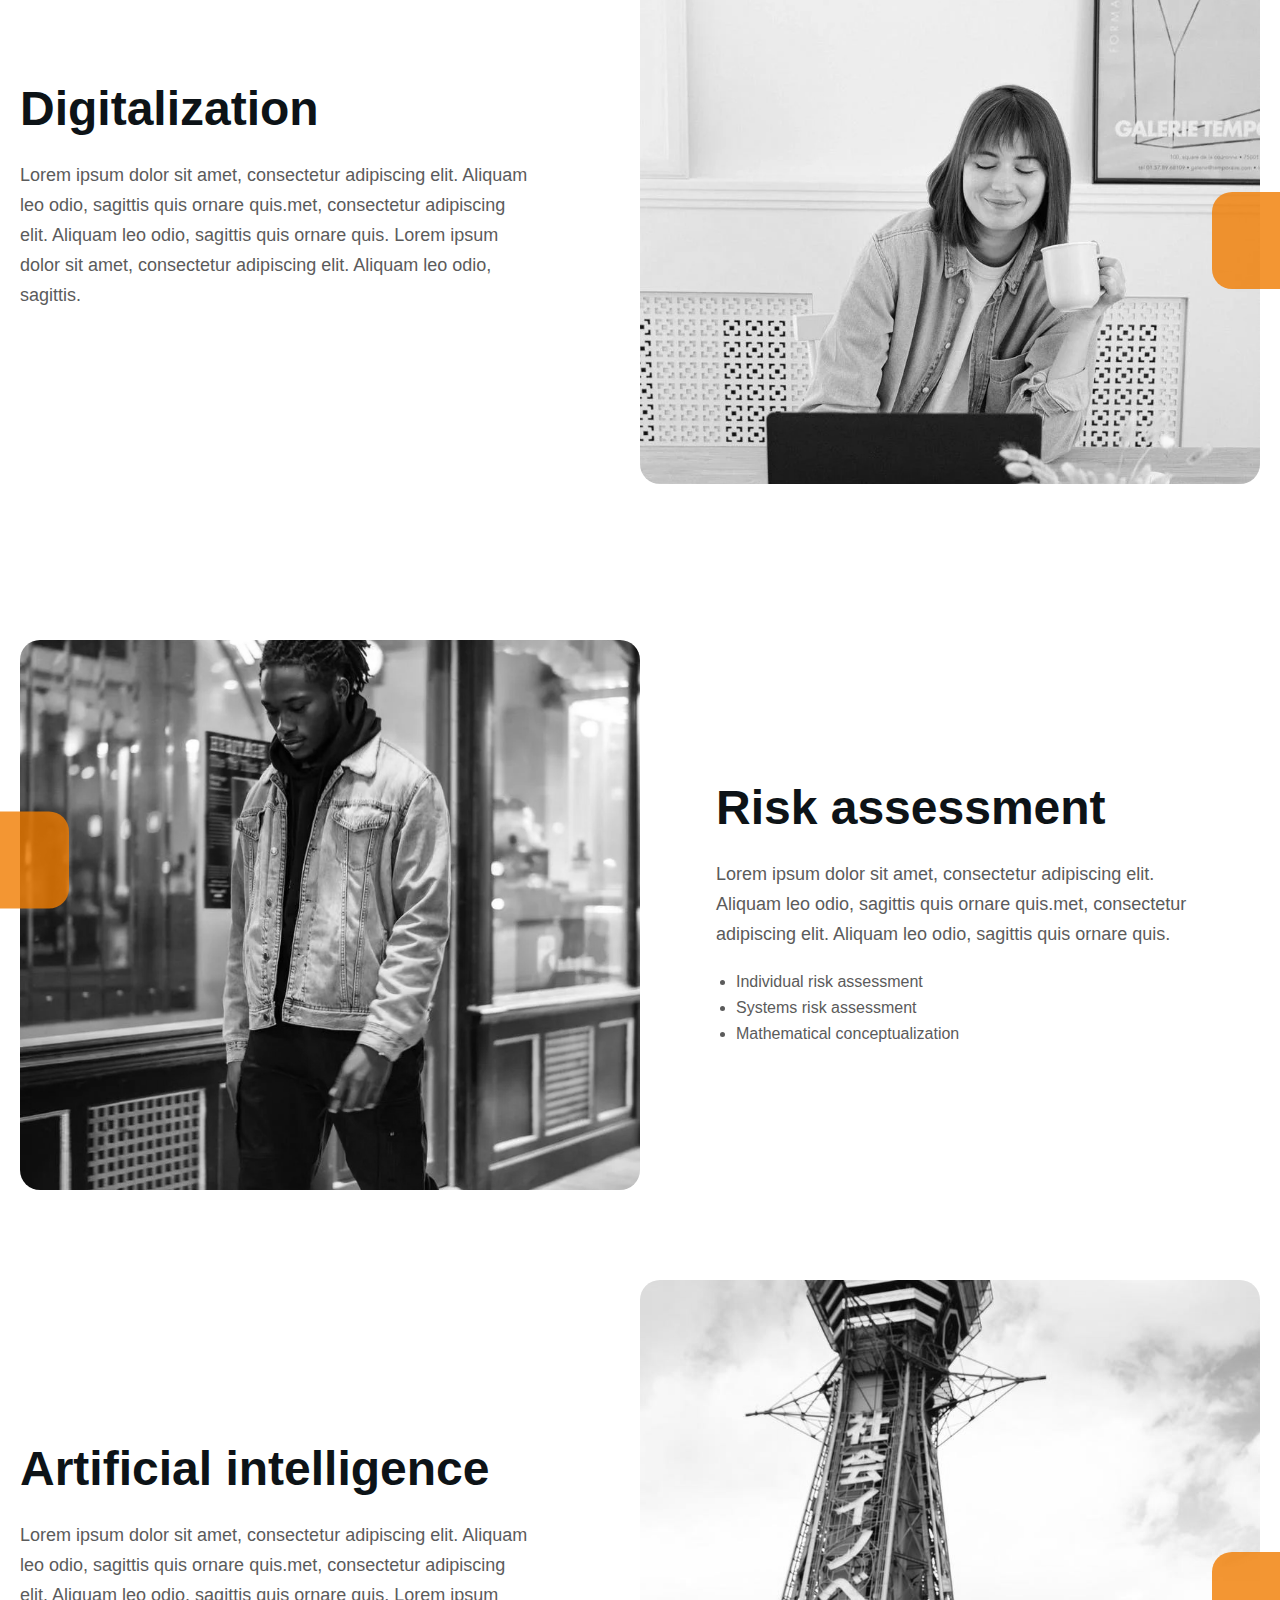
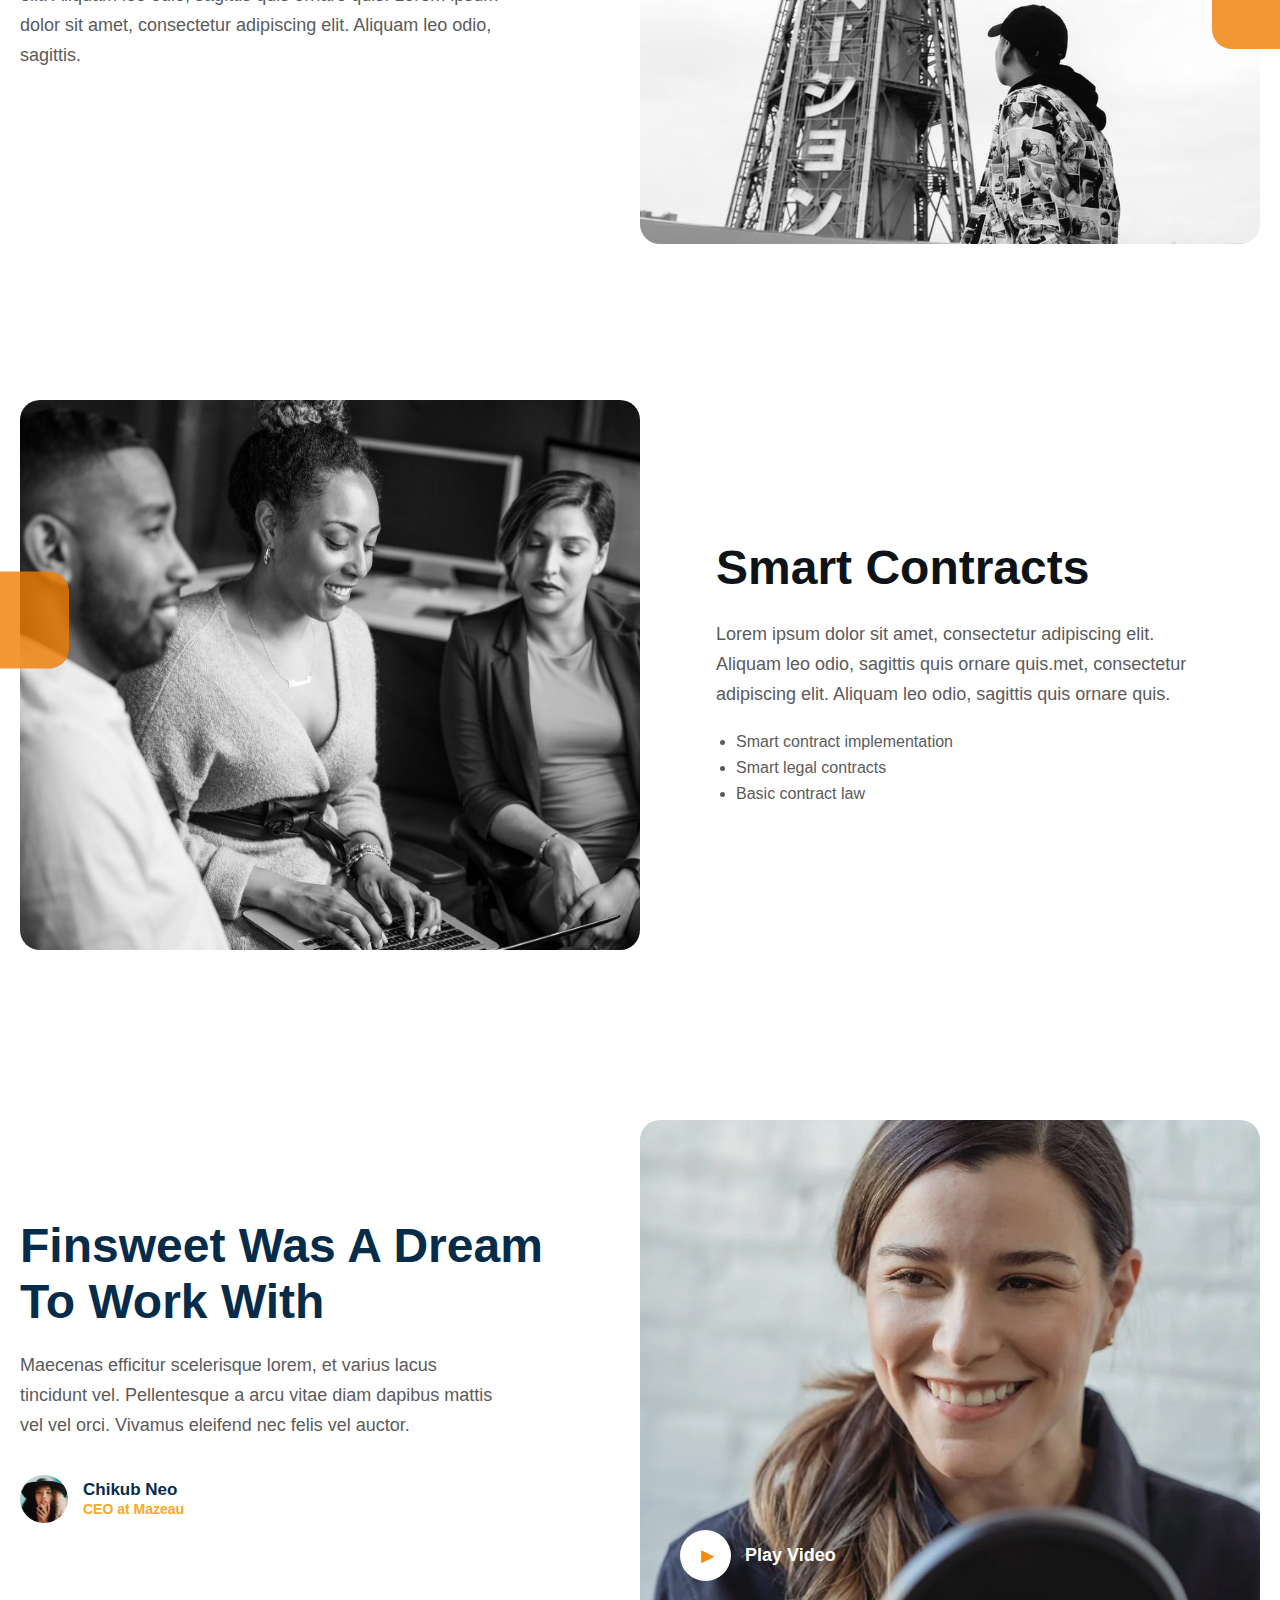
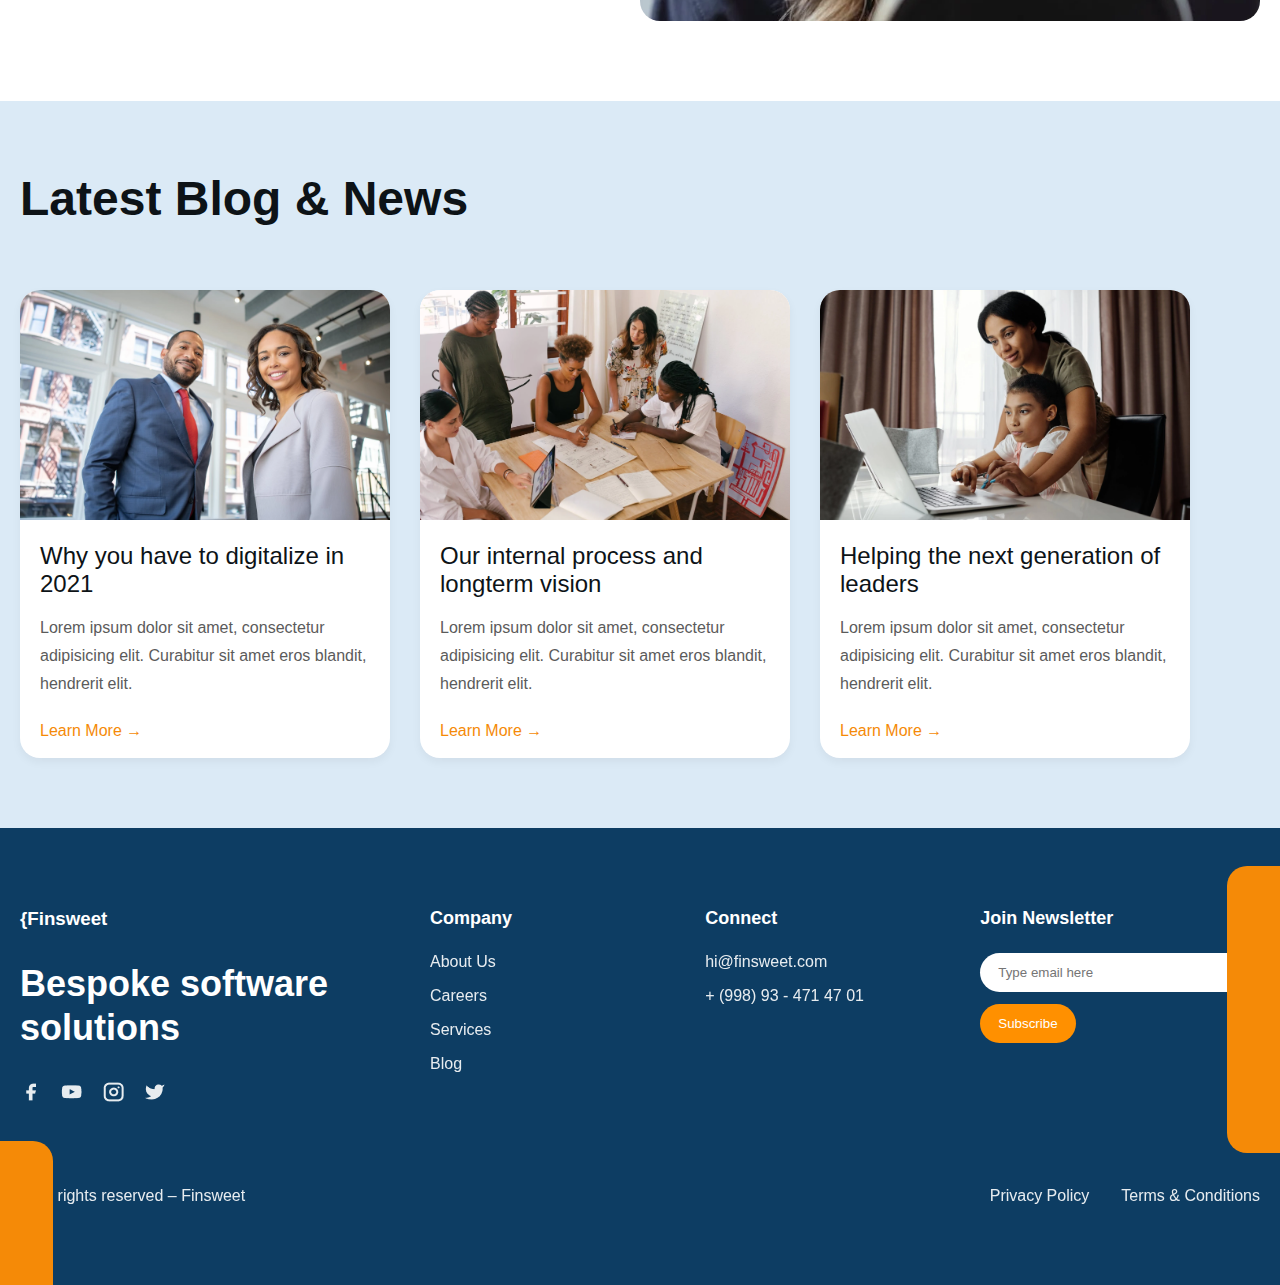
<file: pages/sarvices.html>
<!DOCTYPE html>
<html lang="en">
  <head>
    <meta charset="UTF-8" />
    <meta name="viewport" content="width=device-width, initial-scale=1.0" />
    <link rel="stylesheet" href="../sass/main.css" />
    <title>Finsweet</title>
      <link rel="icon" href="../images/home/finsweet logo.jpg">
  </head>
  <body>
    <header class="navbar">
      <div class="navbar-links container">
        <div class="logo"><a href="/">{Finsweet</a></div>

        <!-- DESKTOP LINKS -->
        <nav class="nav-links desktop">
          <a href="../pages/about-us.html">About Us</a>
          <a href="../pages/careers.html">Careers</a>
          <a href="../pages/sarvices.html">Services</a>
          <div class="menu-item dropdown">
            Blog
            <ul class="dropdown-menu">
              <li><a href="../pages/blog.html">Blog</a></li>
              <li><a href="../pages/blog-inner.html">Blog inner</a></li>
              <li><a href="../pages/careers-2.html">Careers</a></li>
              <li><a href="../pages/privacy-policy.html">Privacy Policy</a></li>
            </ul>
          </div>
          <a href="../pages/contact-us.html">Contact Us</a>
        </nav>

        <div class="actions desktop">
          <button class="clone-btn">Clone project</button>
          <button id="modeToggle" class="dark-toggle"><img src="../images/home/moon.png" alt=""></button>
        </div>

        <!-- MOBILE DARK MODE -->
        <button id="modeToggleMobile" class="dark-toggle mobile"><img width="20px" src="../images/home/moon.png" alt=""></button>

        <!-- MOBILE HAMBURGER -->
        <div class="hamburger mobile" id="hamburger">
          <span></span><span></span><span></span>
        </div>
      </div>

      <!-- MOBILE MENU DROPDOWN -->
      <nav class="mobile-menu" id="mobileMenu">
       <a class="dark-title" href="../pages/about-us.html">About Us</a>
        <a class="dark-title" href="../pages/careers.html">Careers</a>
        <a class="dark-title" href="../pages/sarvices.html">Services</a>
        <a class="dark-title" href="../pages/blog.html">Blog</a>
        <a class="dark-title" href="../pages/blog-inner.html">Blog inner</a>
        <a class="dark-title" href="../pages/careers-2.html">Careers inner</a>
        <a class="dark-title" href="../pages/contact-us.html">Contact Us</a>
        <a class="dark-title" href="../pages/privacy-policy.html">Privacy-Policy</a>
        <button class="clone-btn">Clone project</button>
      </nav>
    </header>
    <main>
      <!-- 11111111111 -->
      <section class="intro-section">
        <div class="intro-section__wrapper container">
          <div class="intro-section__text">
            <h2 class="dark-title">We serve clients with ground breaking solutions</h2>
            <p>
              Lorem ipsum dolor sit amet, consectetur adipiscing elit. Proin ac
              eros sit amet sapien dictum aliquet.
            </p>
            <button class="intro-section__btn">Work With Us</button>
          </div>
          <div class="intro-section__image-wrapper">
            <div class="accemotright"></div>
            <img
              src="../images/page-service/page-ser1.png"
              alt="Business Meeting"
              class="intro-section__image"
            />
          </div>
        </div>
      </section>
       <button id="backToTop">↑</button>
      <!-- 22222222 -->
      <section class="feature-section">
        <div class="feature-section__item container">
          <div class="feature-section__image-wrapper">
            <img
              src="../images/page-service/page-ser2.png"
              alt="Business Strategy"
              class="feature-section__image"
            />
            <div class="accent-left"></div>
          </div>
          <div class="feature-section__text">
            <h3 class="dark-title">Business Strategy</h3>
            <p>
              Lorem ipsum dolor sit amet, consectetur adipiscing elit. Aliquam
              leo odio, sagittis quis ornare quis.met, consectetur adipiscing
              elit. Aliquam leo odio, sagittis quis ornare quis.
            </p>
            <ul>
              <li>Cost optimization</li>
              <li>Product differentiation</li>
              <li>Niche focus</li>
            </ul>
          </div>
        </div>
      </section>
      <!-- 33333333333 -->
      <section class="services-section">
        <div class="services-section__item container">
          <div class="services-section__text">
            <h3 class="dark-title">Digitalization</h3>
            <p>
              Lorem ipsum dolor sit amet, consectetur adipiscing elit. Aliquam
              leo odio, sagittis quis ornare quis.met, consectetur adipiscing
              elit. Aliquam leo odio, sagittis quis ornare quis. Lorem ipsum
              dolor sit amet, consectetur adipiscing elit. Aliquam leo odio,
              sagittis.
            </p>
          </div>
          <div class="services-section__image-wrapper">
            <img
              src="../images/page-service/page-ser3.png"
              alt="Consulting"
              class="services-section__image"
            />
            <div class="accent-top-left"></div>
          </div>
        </div>
      </section>
      <!-- 4444444444444 -->
      <section class="feature-section">
        <div class="feature-section__item container">
          <div class="feature-section__image-wrapper">
            <img
              src="../images/page-service/page-ser4.png"
              alt="Business Strategy"
              class="feature-section__image"
            />
            <div class="accent-left"></div>
          </div>
          <div class="feature-section__text">
            <h3 class="dark-title">Risk assessment</h3>
            <p>
              Lorem ipsum dolor sit amet, consectetur adipiscing elit. Aliquam
              leo odio, sagittis quis ornare quis.met, consectetur adipiscing
              elit. Aliquam leo odio, sagittis quis ornare quis.
            </p>
            <ul>
              <li>Individual risk assessment</li>
              <li>Systems risk assessment</li>
              <li>Mathematical conceptualization</li>
            </ul>
          </div>
        </div>
      </section>
      <!-- 555555555555 -->
      <section class="services-section">
        <div class="services-section__item container">
          <div class="services-section__text">
            <h3 class="dark-title">Artificial intelligence</h3>
            <p>
              Lorem ipsum dolor sit amet, consectetur adipiscing elit. Aliquam
              leo odio, sagittis quis ornare quis.met, consectetur adipiscing
              elit. Aliquam leo odio, sagittis quis ornare quis. Lorem ipsum
              dolor sit amet, consectetur adipiscing elit. Aliquam leo odio,
              sagittis.
            </p>
          </div>
          <div class="services-section__image-wrapper">
            <img
              src="../images/page-service/page-ser5.png"
              alt="Consulting"
              class="services-section__image"
            />
            <div class="accent-top-left"></div>
          </div>
        </div>
      </section>
       <!-- 6666666666 -->
      <section class="feature-section">
        <div class="feature-section__item container">
          <div class="feature-section__image-wrapper">
            <img
              src="../images/page-service/page-ser6.png"
              alt="Business Strategy"
              class="feature-section__image"
            />
            <div class="accent-left"></div>
          </div>
          <div class="feature-section__text">
            <h3 class="dark-title">Smart Contracts</h3>
            <p>
              Lorem ipsum dolor sit amet, consectetur adipiscing elit. Aliquam
              leo odio, sagittis quis ornare quis.met, consectetur adipiscing
              elit. Aliquam leo odio, sagittis quis ornare quis.
            </p>
            <ul>
              <li>Smart contract implementation</li>
              <li>Smart legal contracts</li>
              <li>Basic contract law</li>
            </ul>
          </div>
        </div>
      </section>
      <!-- testimonial -->
      <section class="testimonial container">
        <div class="testimonial__content">
          <h2>
            Finsweet Was A Dream <br />
            To Work With
          </h2>
          <p>
            Maecenas efficitur scelerisque lorem, et varius lacus tincidunt vel.
            Pellentesque a arcu vitae diam dapibus mattis vel vel orci. Vivamus
            eleifend nec felis vel auctor.
          </p>

          <div class="testimonial__author">
            <img src="../images/testimonials/neo.png" alt="author" />
            <div>
              <h4>Chikub Neo</h4>
              <span>CEO at Mazeau</span>
            </div>
          </div>
        </div>

        <div class="testimonial__image">
          <img src="../images/testimonials/opaaaa.png" alt="testimonial" />
          <a href="https://youtu.be/08BPZodZQ_Q" class="play"
            ><button class="play-btn">►</button><span>Play Video</span></a
          >
        </div>
      </section>
      <!-- news-board -->
      <section class="newsBoard">
        <div class="newsBoard__wrapper container">
          <h2 class="newsBoard__title">Latest Blog & News</h2>

          <div class="newsBoard__cards">
            <div class="newsItem">
              <div class="newsItem__image">
                <img src="../images/cards/card2.png" alt="blog image" />
              </div>
              <div class="newsItem__content">
                <h3 class="newsItem__heading">
                  Why you have to digitalize in <br />2021
                </h3>
                <p class="newsItem__text">
                  Lorem ipsum dolor sit amet, consectetur adipisicing elit.
                  Curabitur sit amet eros blandit, hendrerit elit.
                </p>
                <a href="/" class="newsItem__link">Learn More →</a>
              </div>
            </div>

            <div class="newsItem">
              <div class="newsItem__image">
                <img src="../images/cards/card3.png" alt="blog image" />
              </div>
              <div class="newsItem__content">
                <h3 class="newsItem__heading">
                  Our internal process and longterm vision
                </h3>
                <p class="newsItem__text">
                  Lorem ipsum dolor sit amet, consectetur adipisicing elit.
                  Curabitur sit amet eros blandit, hendrerit elit.
                </p>
                <a href="/" class="newsItem__link">Learn More →</a>
              </div>
            </div>

            <div class="newsItem">
              <div class="newsItem__image">
                <img src="../images/cards/card1.png" alt="blog image" />
              </div>
              <div class="newsItem__content">
                <h3 class="newsItem__heading">
                  Helping the next generation of leaders
                </h3>
                <p class="newsItem__text">
                  Lorem ipsum dolor sit amet, consectetur adipisicing elit.
                  Curabitur sit amet eros blandit, hendrerit elit.
                </p>
                <a href="/" class="newsItem__link">Learn More →</a>
              </div>
            </div>
          </div>
        </div>
      </section>
    </main>
    <footer class="site-footer">
      <div class="footer-wrapper container">
        <div class="footer-brand">
          <h3 class="footer-logo">{Finsweet</h3>
          <h2 class="footer-title">Bespoke software solutions</h2>

          <div class="footer-social">
            <a href="https://www.facebook.com/"
              ><i class="fab fa-facebook"
                ><img src="../images/footer/facebook.png" alt="" /></i
            ></a>
            <a href="https://www.youtube.com/"
              ><i class="fab fa-youtube"
                ><img src="../images/footer/youtube.png" alt="" /></i
            ></a>
            <a href="https://www.instagram.com/_hech_kim__001_"
              ><i class="fab fa-instagram"
                ><img src="../images/footer/instagram.png" alt="" /></i
            ></a>
            <a href="https://x.com/"
              ><i class="fab fa-twitter"
                ><img src="../images/footer/twitter.png" alt="" /></i
            ></a>
          </div>
        </div>

        <div class="footer-links">
          <h4>Company</h4>
          <a href="#">About Us</a>
          <a href="#">Careers</a>
          <a href="#">Services</a>
          <a href="#">Blog</a>
        </div>

        <div class="footer-contact">
          <h4>Connect</h4>
          <a href="https://finsweet.com/">hi@finsweet.com</a>
          <a href="https://web.telegram.org/k/">+ (998) 93 - 471 47 01</a>
        </div>

        <div class="footer-newsletter">
          <h4>Join Newsletter</h4>
          <div class="news-input">
            <input id="emailInput" type="email" placeholder="Type email here" />
            <p class="email-msg"></p>
            <button id="subscribeBtn">Subscribe</button>
          </div>
        </div>
      </div>

      <div class="footer-bottom container">
        <a href="/" class="footer-copy">© All rights reserved – Finsweet</a>
        <div class="footer-bot">
          <a href="https://policies.google.com/privacy?hl=en-US"
            >Privacy Policy</a
          >
          <a
            href="https://www.termsfeed.com/blog/sample-terms-and-conditions-template/"
            >Terms & Conditions</a
          >
        </div>
      </div>

      <div class="shape shape-left"></div>
      <div class="shape shape-right"></div>
    </footer>

    <script src="../js/about.js"></script>
  </body>
</html>
</file>
<file: sass/main.css>
@charset "UTF-8";
* {
  margin: 0;
  padding: 0;
  box-sizing: border-box;
}

.container {
  max-width: 1280px;
  padding: 0 20px;
  margin: 0 auto;
}

/* COLORS */
/* BASE */
body {
  margin: 0;
  font-family: Arial, sans-serif;
  background: #ffffff;
  color: #062c49;
  transition: 0.3s;
}

#backToTop {
  position: fixed;
  bottom: 30px;
  right: 30px;
  width: 50px;
  height: 50px;
  background-color: #f58a07;
  color: #fff;
  border: none;
  border-radius: 50%;
  font-size: 24px;
  cursor: pointer;
  display: none;
  align-items: center;
  justify-content: center;
  transition: background 0.3s, transform 0.3s;
  z-index: 1000;
}
#backToTop:hover {
  background-color: #ff9900;
  transform: scale(1.1);
}

/* Dropdown menyu */
.nav-links.desktop a,
.menu-item {
  position: relative;
  display: inline-block;
  color: #394149;
  font-size: 16px;
  font-weight: 600;
  text-decoration: none;
  cursor: pointer;
}

/* Dropdown menyu dastlab yashirin */
.dropdown-menu {
  position: absolute;
  top: 100%;
  left: 0;
  background: #fff;
  min-width: 150px;
  list-style: none;
  padding: 10px 0;
  display: none; /* yashirin */
  border-radius: 5px;
  z-index: 100;
}

.dropdown-menu li {
  padding: 8px 20px;
}

.dropdown-menu li a {
  color: #394149;
  font-size: 16px;
  font-weight: 600;
  text-decoration: none;
}

/* Dropdown ochilganda */
.menu-item.active .dropdown-menu {
  display: block;
}

body.dark .dark-title {
  color: #ff8c00;
}
body.dark .dark-title .mobile-menu {
  background-color: #ff8c00;
}

body.dark .citizen-right {
  background: #062c49;
  color: #e6e6e6;
}
body.dark .citizen-right .mobile-menu {
  background: #062c49;
}

body.dark {
  background: #062c49;
  color: #e6e6e6;
}
body.dark .mobile-menu {
  background: #062c49;
}

.navbar {
  min-height: 60px;
  z-index: 1000;
  -webkit-backdrop-filter: blur(10px);
          backdrop-filter: blur(10px);
}

/* NAVBAR */
.navbar {
  width: 100%;
  padding: 18px 0;
  position: fixed;
  top: 0;
  background: rgba(255, 255, 255, 0.6);
  -webkit-backdrop-filter: blur(10px);
          backdrop-filter: blur(10px);
  z-index: 1000;
}
.navbar .navbar-links {
  display: flex;
  align-items: center;
  justify-content: space-between;
}
.navbar .logo {
  font-size: 22px;
  font-weight: 700;
  color: #10375c;
}
.navbar .logo a {
  text-decoration: none;
  color: #10375c;
}

/* DESKTOP ELEMENTS */
.desktop {
  display: flex;
  gap: 28px;
}

.nav-links a {
  text-decoration: none;
  color: #394149;
  font-size: 16px;
  font-weight: 600;
}
.nav-links a:hover {
  color: #ff8c00;
}

.clone-btn {
  background: #fef4e7;
  border: none;
  font-size: 16px;
  font-weight: 600;
  padding: 10px 16px;
  border-radius: 40px;
  color: #ff8c00;
  cursor: pointer;
}

.dark-toggle {
  background: transparent;
  border: 1px solid #ccc;
  padding: 7px 8px 7px 8px;
  border-radius: 50%;
  cursor: pointer;
}

/* MOBILE DEFAULT HIDDEN */
.mobile {
  display: none;
}

.mobile-menu a {
  text-decoration: none;
  color: #394149;
  font-size: 16px;
  font-weight: 600;
}
.mobile-menu a:hover {
  color: #f58a07;
  text-decoration: underline;
}

/* HAMBURGER */
.hamburger {
  flex-direction: column;
  gap: 5px;
  cursor: pointer;
}
.hamburger span {
  width: 26px;
  height: 3px;
  background: currentColor;
  transition: 0.3s;
}

/* ANIMATION OPEN */
.hamburger.active span:nth-child(1) {
  transform: translateY(8px) rotate(45deg);
}

.hamburger.active span:nth-child(2) {
  opacity: 0;
}

.hamburger.active span:nth-child(3) {
  transform: translateY(-8px) rotate(-45deg);
}

/* MOBILE MENU */
.mobile-menu {
  display: flex;
  flex-direction: column;
  gap: 18px;
  padding: 20px;
  margin: 0;
  background: #ffffff;
  position: absolute;
  transform: translateY(-100%);
  opacity: 0;
  pointer-events: none;
  transition: 0.3s ease;
}

.mobile-menu.open {
  transform: translateY(0);
  opacity: 1;
  pointer-events: auto;
}

/* RESPONSIVE */
@media (max-width: 850px) {
  .dark-toggle {
    display: flex;
  }
  .desktop {
    display: none;
  }
  .mobile {
    display: flex;
  }
}
.hero {
  background: #dce8f5;
  padding-top: 80px;
  /* LEFT SIDE */
  /* BUTTONS */
  /* LOGOS */
  /* RIGHT IMAGE SECTION */
  /* ===================== */
  /* RESPONSIVE DESIGN     */
  /* ===================== */
  /* TABLET ≤ 992px */
  /* MOBILE ≤ 576px */
}
.hero__container {
  display: flex;
  align-items: center;
  justify-content: space-between;
}
.hero__content {
  max-width: 480px;
}
.hero__content h1 {
  font-size: 52px;
  font-weight: 700;
  color: #1c2c4c;
  line-height: 1.2;
  margin-bottom: 20px;
}
.hero__content p {
  color: #6a6f7a;
  margin-bottom: 20px;
  font-size: 18px;
  font-weight: 500;
}
.hero__content .companies-text {
  margin-top: 20px;
  font-size: 17px;
  color: #4d4d4d;
}
.hero .hero__buttons {
  display: flex;
  gap: 15px;
  margin-bottom: 50px;
}
.hero .hero__buttons .btn {
  padding: 12px 22px;
  border-radius: 27px;
  font-size: 14px;
  color: #1D3444;
  font-weight: 600;
  text-decoration: none;
}
.hero .hero__buttons .btn:hover {
  background-color: #F58A07;
  color: white;
}
.hero .hero__buttons .btn.primary {
  background: #F58A07;
  color: #fff;
}
.hero .hero__buttons .btn.primary:hover {
  background-color: #f8b869;
  color: #1D3444;
}
.hero .hero__logos {
  display: flex;
  align-items: center;
  gap: 30px;
  margin-top: 10px;
  color: rgba(57, 65, 73, 0.5019607843);
  font-size: 18px;
  font-weight: 500;
}
.hero .hero__logos img {
  width: 90px;
  opacity: 0.6;
}
.hero__image-wrapper {
  position: relative;
  width: 100%;
  max-width: 780;
}
.hero__image-wrapper .hero__image {
  padding-top: 50px;
  width: 100%;
  border-radius: 10px;
  position: relative;
  z-index: 2;
  margin-bottom: -3px;
}
.hero__image-wrapper .shape {
  position: absolute;
  border-top-left-radius: 16px;
  border-top-right-radius: 16px;
  background: #F58A07;
  z-index: 3;
}
.hero__image-wrapper .shape.shape-1 {
  width: 145px;
  height: 313px;
  opacity: 70%;
  right: 425px;
  bottom: 0;
}
.hero__image-wrapper .shape.shape-2 {
  width: 130px;
  height: 195px;
  right: 140px;
  opacity: 100%;
  bottom: 40px;
  z-index: 1;
}
@media (max-width: 1200px) {
  .hero .shape {
    display: none;
  }
}
@media (max-width: 992px) {
  .hero__container {
    flex-direction: column;
    text-align: center;
  }
  .hero__content {
    max-width: 100%;
  }
  .hero__content h1 {
    font-size: 42px;
  }
  .hero__content p {
    font-size: 16px;
  }
  .hero .hero__buttons {
    justify-content: center;
  }
  .hero .hero__logos {
    justify-content: center;
  }
  .hero .hero__logos img {
    width: 75px;
  }
  .hero__image-wrapper img {
    padding-top: 80px;
  }
  .hero__image-wrapper .shaping {
    display: flex;
    align-items: end;
    gap: -100px;
  }
  .hero__image-wrapper .shaping .shape {
    display: flex;
    align-items: end;
  }
  .hero__image-wrapper .shaping .shape-1 {
    margin-bottom: 17px;
    left: 200px;
    height: 55%;
    width: 15%;
  }
  .hero__image-wrapper .shaping .shape-2 {
    width: 15%;
    margin-bottom: -23px;
  }
}
@media (max-width: 710px) {
  .hero .shaping {
    display: flex;
    align-items: end;
    gap: -100px;
  }
  .hero .shaping .shape {
    display: flex;
    align-items: end;
  }
  .hero .shaping .shape-1 {
    margin-bottom: 17px;
    left: 150px;
    height: 55%;
    width: 20%;
  }
  .hero .shaping .shape-2 {
    right: 100px;
    width: 15%;
    margin-bottom: -23px;
  }
}
@media (max-width: 576px) {
  .hero {
    padding-top: 50px;
  }
  .hero__content h1 {
    font-size: 32px;
  }
  .hero__content p {
    font-size: 15px;
  }
  .hero .hero__buttons {
    flex-direction: column;
    align-items: center;
  }
  .hero .hero__buttons .btn {
    width: 100%;
    text-align: center;
  }
  .hero .hero__logos {
    flex-wrap: wrap;
    gap: 15px;
  }
  .hero .hero__logos img {
    width: 60px;
  }
  .hero .shaping {
    display: flex;
    align-items: end;
    gap: -100px;
  }
  .hero .shaping .shape {
    display: flex;
    align-items: end;
  }
  .hero .shaping .shape-1 {
    margin-bottom: 17px;
    left: 80px;
    height: 55%;
    width: 20%;
  }
  .hero .shaping .shape-2 {
    right: 50px;
    width: 20%;
    height: 45%;
    margin-bottom: -23px;
  }
}

@media (max-width: 992px) {
  .hero__container {
    flex-direction: column-reverse; /* Rasm tepaga, matn pastga */
    text-align: center;
  }
  .hero__image-wrapper {
    width: 100%;
    display: flex;
    justify-content: center;
  }
  .hero__image-wrapper .hero__image {
    width: 100%;
    max-width: 600px;
    transform: translateY(-20px); /* biroz tepaga chiqarish (ixtiyoriy) */
  }
  .hero__content {
    margin-top: 20px;
  }
}
.services {
  padding: 80px 0;
}
.services__title {
  font-size: 48px;
  font-weight: 700;
  color: #1D3444;
  line-height: 1.3;
  margin-bottom: 15px;
}
.services__subtitle {
  max-width: 600px;
  font-size: 18px;
  color: #5B5B5B;
  margin-bottom: 40px;
}
.services__grid {
  display: grid;
  grid-template-columns: repeat(3, 1fr);
  gap: 30px;
}
@media (max-width: 992px) {
  .services__grid {
    grid-template-columns: repeat(2, 1fr);
  }
}
@media (max-width: 600px) {
  .services__grid {
    grid-template-columns: 1fr;
  }
}

.service-card {
  background: #fff;
  border-top-left-radius: 20px;
  border-top-right-radius: 20px;
  border-bottom-left-radius: 2px;
  border-bottom-right-radius: 4px;
  overflow: hidden;
  box-shadow: 0 8px 25px rgba(0, 0, 0, 0.06);
  transition: 0.3s ease;
  max-width: 380px;
}
.service-card:hover {
  transform: translateY(-5px);
}
.service-card__img {
  width: 100%;
  height: 210px;
  overflow: hidden;
  border-radius: 14px;
  margin-bottom: 33px;
}
.service-card__img img {
  width: 100%;
  max-width: 400px;
  min-height: 242px;
  height: 100%;
  -o-object-fit: cover;
     object-fit: cover;
}
.service-card h3 {
  padding-top: 13px;
  font-size: 24px;
  font-weight: 500;
  color: #0D1317;
  margin-bottom: 17px;
}
.service-card p {
  width: 319px;
  color: #6d7a87;
  font-size: 15px;
  margin-bottom: 24px;
}
.service-card .learn-more {
  display: inline-block;
  color: #ff7a00;
  font-weight: 600;
  text-decoration: none;
  transition: 0.2s;
}
.service-card .learn-more:hover {
  color: #d66900;
}

.features {
  background: #e9f5ff;
  padding: 60px 0;
}
.features__header {
  margin-bottom: 40px;
  display: flex;
  justify-content: space-between;
  align-items: start;
}
.features__header h2 {
  font-size: 36px;
  font-weight: 700;
  color: #0D1317;
  margin-bottom: 15px;
  max-width: 600px;
}
.features__header p {
  color: #1D3444;
  line-height: 1.6;
  font-weight: 500;
  font-size: 18px;
  width: 580px;
}
.features__cards {
  display: grid;
  grid-template-columns: repeat(3, 1fr);
  gap: 25px;
}
@media (max-width: 992px) {
  .features__cards {
    grid-template-columns: repeat(2, 1fr);
  }
  .features__cards .features__header {
    flex-direction: column;
  }
}
@media (max-width: 600px) {
  .features__cards {
    grid-template-columns: 1fr;
  }
}
.features__cards .card {
  background: white;
  padding: 30px;
  border-radius: 12px;
  box-shadow: 0 5px 15px rgba(0, 0, 0, 0.06);
  transition: 0.3s;
}
.features__cards .card:hover {
  transform: translateY(-5px);
}
.features__cards .card .icon {
  width: 55px;
  height: 55px;
  border-radius: 12px;
  background: #ffeccc;
  display: flex;
  align-items: center;
  justify-content: center;
  margin-bottom: 18px;
}
.features__cards .card .icon img {
  width: 28px;
  height: 28px;
  -o-object-fit: contain;
     object-fit: contain;
}
.features__cards .card h3 {
  font-size: 20px;
  margin-bottom: 8px;
  color: #222;
}
.features__cards .card p {
  color: #777;
  line-height: 1.5;
  font-size: 15px;
}

@media (max-width: 992px) {
  .features__header {
    flex-direction: column;
  }
  .features__header p {
    width: 100%;
  }
}
.about {
  display: flex;
  align-items: center;
  padding-top: 41px;
  justify-content: space-between;
  padding-bottom: 81px;
  /* ===== RESPONSIVE ===== */
}
.about__content {
  max-width: 550px;
}
.about__title {
  font-size: 48px;
  font-weight: 700;
  color: #0D1317;
  margin-bottom: 32px;
}
.about__text {
  font-size: 18px;
  font-weight: 500;
  margin-bottom: 40px;
  color: #555;
}
.about__stats {
  display: flex;
  gap: 40px;
}
.about__stats .stat {
  font-size: 20px;
  font-weight: 600;
  color: #000;
}
.about__stats .stat h5 {
  font-size: 24px;
  font-weight: 600;
  color: #0D1317;
  margin: 16px 0;
}
.about__stats .stat .count {
  font-size: 36px;
  font-weight: 700;
  color: #F58A07;
}
.about__stats .stat .plus {
  color: #F58A07;
  font-size: 36px;
}
.about__stats .stat p {
  font-size: 16px;
  font-weight: 500;
  color: #5B5B5B;
  margin-top: 5px;
}
.about__image-wrap {
  position: relative;
  width: 595px;
  height: auto;
}
.about__image-wrap .about__image {
  width: 100%;
  border-radius: 14px;
  -o-object-fit: cover;
     object-fit: cover;
}
@media (max-width: 1200px) {
  .about {
    flex-direction: column-reverse;
    align-items: center;
    gap: 30px;
  }
  .about__content {
    max-width: 100%;
    text-align: center;
  }
  .about__stats {
    justify-content: center;
    flex-wrap: wrap;
    gap: 20px;
  }
  .about__image-wrap {
    width: 100%;
    max-width: 500px;
  }
}
@media (max-width: 768px) {
  .about__title {
    font-size: 36px;
  }
  .about__text {
    font-size: 16px;
  }
  .about__stats {
    gap: 15px;
  }
  .about__stats .stat .count {
    font-size: 28px;
  }
  .about__stats .stat .plus {
    font-size: 28px;
  }
  .about__stats .stat h5 {
    font-size: 20px;
  }
  .about__stats .stat p {
    font-size: 14px;
  }
  .about__image-wrap {
    max-width: 100%;
  }
}
@media (max-width: 480px) {
  .about {
    padding: 20px 0;
  }
  .about__title {
    font-size: 28px;
  }
  .about__text {
    font-size: 14px;
    margin-bottom: 30px;
  }
  .about__stats {
    flex-direction: column;
    align-items: center;
    gap: 10px;
  }
  .about__stats .stat .count,
  .about__stats .stat .plus {
    font-size: 24px;
  }
  .about__stats .stat h5 {
    font-size: 18px;
  }
  .about__stats .stat p {
    font-size: 13px;
  }
  .about__image-wrap {
    width: 100%;
    height: auto;
  }
}

.service-section {
  width: 100% !important;
  background: #eef6ff;
  padding: 48px;
  border-radius: 20px;
  position: relative;
}
.service-section .service-tabs {
  display: flex;
  gap: 10px;
  flex-wrap: wrap;
}
.service-section .service-tabs .tab-btn {
  padding: 8px 18px;
  background: transparent;
  font-size: 14px;
  font-weight: 600;
  color: rgba(6, 50, 85, 0.3019607843);
  border-radius: 31px;
  border: 1px solid #A8BCCC;
  cursor: pointer;
  transition: 0.2s ease;
  z-index: 1;
}
.service-section .service-tabs .tab-btn.active {
  background: #F58A07;
  color: #fff;
  border-color: #F58A07;
}
.service-section .service-content {
  margin-top: 80px;
  display: flex;
  justify-content: space-between;
  align-items: flex-start;
  flex-wrap: wrap;
}
.service-section .service-content .text-box {
  width: 52%;
}
.service-section .service-content .text-box h1 {
  font-size: 48px;
  font-weight: 700;
  line-height: 56px;
  color: #0D1317;
  margin-bottom: 25px;
  max-width: 500px;
}
.service-section .service-content .text-box p {
  color: #5B5B5B;
  font-size: 18px;
  font-weight: 500;
  margin-bottom: 25px;
  max-width: 100%;
}
.service-section .service-content .text-box .see-more {
  display: inline-block;
  margin-top: 40px;
  color: #F58A07;
  font-weight: 600;
  text-decoration: none;
}
.service-section .service-content .image-box {
  width: 44%;
  max-width: 472px;
  height: 466px;
  position: relative;
  border-radius: 12px;
  overflow: hidden;
  margin-top: 20px;
}
.service-section .service-content .image-box img {
  width: 100%;
  height: 100%;
  -o-object-fit: cover;
     object-fit: cover;
  filter: grayscale(100%);
}
.service-section .service-content .image-box .orange-overlay {
  position: absolute;
  left: 0;
  top: 0;
  width: 30%;
  height: 100%;
  background: #ffa52b;
  opacity: 0.75;
  z-index: 1;
}
.service-section .badge {
  position: absolute;
  top: -16px;
  right: 0;
  z-index: 0;
}
@media (max-width: 1024px) {
  .service-section {
    padding: 36px;
  }
  .service-section .service-content .text-box {
    width: 60%;
  }
  .service-section .service-content .image-box {
    width: 35%;
  }
}
@media (max-width: 768px) {
  .service-section {
    padding: 30px;
  }
  .service-section .badge {
    top: -10px;
  }
  .service-section .badge img {
    width: 100px;
  }
  .service-section .service-tabs {
    justify-content: center;
  }
  .service-section .service-content {
    flex-direction: column;
    align-items: center;
  }
  .service-section .service-content .text-box {
    width: 100%;
    text-align: center;
  }
  .service-section .service-content .text-box h1 {
    font-size: 36px;
    line-height: 44px;
  }
  .service-section .service-content .text-box p {
    font-size: 16px;
  }
  .service-section .service-content .image-box {
    width: 100%;
    height: auto;
    max-height: 400px;
  }
}
@media (max-width: 480px) {
  .service-section {
    padding: 20px;
  }
  .service-section .service-content .text-box h1 {
    font-size: 28px;
    line-height: 34px;
  }
  .service-section .service-content .text-box p {
    font-size: 14px;
  }
  .service-section .service-content .image-box {
    max-height: 300px;
  }
}

.experience {
  width: 100%;
  height: 350px;
  display: flex;
  margin-top: 128px;
  /* ===========================
        RESPONSIVE
  ============================ */
  /* ---- 1024px (Planshet) ---- */
  /* ---- 768px (Kichik planshet / katta telefon) ---- */
  /* ---- 576px (Telefonlar) ---- */
}
.experience__left {
  width: 50%;
  background: url("../images/service/energy.png") center/cover no-repeat;
  filter: grayscale(100%);
}
.experience__right {
  width: 50%;
  background: #F58A07;
  color: #fff;
  display: flex;
  flex-direction: column;
  justify-content: center;
  padding-left: 60px;
}
.experience__right h2 {
  font-size: 28px;
  font-weight: 700;
  line-height: 1.3;
  margin-bottom: 20px;
  max-width: 350px;
}
.experience__right .btn {
  background: #fff;
  color: #F58A07;
  padding: 10px 22px;
  border-radius: 20px;
  font-size: 14px;
  font-weight: 600;
  display: inline-block;
  transition: 0.3s;
  border: none;
}
.experience__right .btn:hover {
  background: #ffb655;
  color: white;
}
@media (max-width: 1024px) {
  .experience {
    height: auto;
  }
  .experience__right {
    padding-left: 40px;
  }
  .experience__right h2 {
    font-size: 24px;
  }
}
@media (max-width: 768px) {
  .experience {
    flex-direction: column;
    height: auto;
  }
  .experience__left, .experience__right {
    width: 100%;
    height: 300px;
  }
  .experience__right {
    padding: 30px;
  }
  .experience__right h2 {
    font-size: 22px;
    max-width: 100%;
  }
}
@media (max-width: 576px) {
  .experience {
    margin-top: 60px;
  }
  .experience__right {
    padding: 20px;
  }
  .experience__right h2 {
    font-size: 20px;
  }
  .experience__right .btn {
    padding: 8px 18px;
    font-size: 13px;
  }
  .experience__left {
    height: 220px;
  }
}

.testimonial {
  width: 100%;
  margin: 80px auto;
  display: flex;
  align-items: center;
  justify-content: space-between;
  gap: 60px;
}
.testimonial__content {
  flex: 1;
}
.testimonial__content h2 {
  font-size: 48px;
  font-weight: 600;
  line-height: 56px;
  margin-bottom: 20px;
}
.testimonial__content p {
  font-size: 18px;
  line-height: 30px;
  font-weight: 500;
  color: #5B5B5B;
  max-width: 480px;
  margin-bottom: 35px;
}
.testimonial__author {
  display: flex;
  align-items: center;
  gap: 15px;
}
.testimonial__author img {
  width: 48px;
  height: 48px;
  border-radius: 50%;
  -o-object-fit: cover;
     object-fit: cover;
}
.testimonial__author h4 {
  margin: 0;
  font-size: 17px;
  font-weight: 600;
}
.testimonial__author span {
  font-size: 14px;
  color: #f9a826;
  font-weight: 600;
}
.testimonial__image {
  position: relative;
}
.testimonial__image img {
  width: 620px;
  height: 501px;
  border-radius: 20px;
  -o-object-fit: cover;
     object-fit: cover;
  display: block;
}
.testimonial__image .play {
  display: flex;
  align-items: center;
  gap: 10px;
}
.testimonial__image .play-btn {
  position: absolute;
  bottom: 40px;
  left: 40px;
  width: 51px;
  height: 51px;
  border-radius: 50%;
  border: none;
  color: #f58a07;
  display: flex;
  align-items: center;
  padding-left: 17px;
  background: white;
  box-shadow: 0 4px 20px rgba(0, 0, 0, 0.15);
  font-size: 22px;
  cursor: pointer;
}
.testimonial__image .play span {
  position: absolute;
  font-size: 18px;
  font-weight: 600;
  color: #ffffff;
  bottom: 55px;
  left: 105px;
}

/* 📌 1024px — Planshet */
@media (max-width: 1024px) {
  .testimonial {
    gap: 40px;
  }
  .testimonial__content h2 {
    font-size: 42px;
    line-height: 50px;
  }
  .testimonial__image img {
    width: 500px;
    height: 420px;
  }
}
/* 📌 768px — Kichik planshet */
@media (max-width: 768px) {
  .testimonial {
    flex-direction: column-reverse;
    text-align: center;
    gap: 50px;
  }
  .testimonial__content p {
    margin: 0 auto 30px;
  }
  .testimonial__author {
    justify-content: center;
  }
  .testimonial__image img {
    width: 100%;
    max-width: 500px;
    height: auto;
  }
  .testimonial__image .play-btn {
    bottom: 20px;
    left: 20px;
  }
  .testimonial__image .play span {
    left: 80px;
    bottom: 35px;
  }
}
/* 📌 480px — Telefon */
@media (max-width: 480px) {
  .testimonial {
    margin: 50px auto;
  }
  .testimonial__content h2 {
    font-size: 30px;
    line-height: 38px;
  }
  .testimonial__content p {
    font-size: 16px;
    line-height: 26px;
    max-width: 100%;
  }
  .testimonial__image img {
    border-radius: 14px;
  }
  .testimonial__image .play-btn {
    width: 45px;
    height: 45px;
    padding-left: 14px;
    font-size: 18px;
    bottom: 15px;
    left: 15px;
  }
  .testimonial__image .play span {
    font-size: 14px;
    bottom: 32px;
    left: 70px;
  }
}
.newsBoard {
  padding: 70px 0;
  background: #dbeaf6;
}
.newsBoard__title {
  font-size: 48px;
  font-weight: 700;
  color: #0D1317;
  margin-bottom: 64px;
}
.newsBoard__cards {
  display: flex;
  gap: 30px;
  flex-wrap: wrap;
}

.newsItem {
  background: #fff;
  border-radius: 20px;
  overflow: hidden;
  width: 370px;
  box-shadow: 0 4px 10px rgba(0, 0, 0, 0.05);
}
.newsItem__image img {
  width: 100%;
  height: 230px;
  -o-object-fit: cover;
     object-fit: cover;
}
.newsItem__content {
  padding: 18px 20px;
}
.newsItem__heading {
  font-size: 24px;
  color: #0D1317;
  font-weight: 500;
  margin-bottom: 16px;
}
.newsItem__text {
  font-size: 16px;
  font-weight: 500;
  line-height: 28px;
  color: #5B5B5B;
  margin-bottom: 24px;
}
.newsItem__link {
  font-size: 16px;
  color: #F58A07;
  text-decoration: none;
  font-weight: 500;
  margin-bottom: 32px;
}

/* 📌 1024px - Planshet */
@media (max-width: 1024px) {
  .newsBoard__cards {
    justify-content: center;
  }
  .newsBoard__title {
    text-align: center;
    font-size: 42px;
  }
  .newsItem {
    width: 330px;
  }
  .newsItem__heading {
    font-size: 22px;
  }
  .newsItem__text {
    font-size: 15px;
  }
}
/* 📌 768px - Kichik planshet */
@media (max-width: 768px) {
  .newsBoard {
    padding: 50px 0;
  }
  .newsBoard__title {
    font-size: 36px;
    margin-bottom: 40px;
  }
  .newsItem {
    width: 100%; /* 1 qatorda 1 ta bo‘ladi */
    max-width: 500px;
    margin: 0 auto;
  }
  .newsItem__image img {
    height: 220px;
  }
  .newsItem__heading {
    font-size: 20px;
  }
}
/* 📌 480px - Telefon */
@media (max-width: 480px) {
  .newsBoard__title {
    font-size: 28px;
  }
  .newsBoard__cards {
    gap: 20px;
  }
  .newsItem {
    border-radius: 16px;
  }
  .newsItem__image img {
    height: 180px;
  }
  .newsItem__content {
    padding: 16px;
  }
  .newsItem__heading {
    font-size: 18px;
  }
  .newsItem__text {
    font-size: 14px;
    line-height: 24px;
  }
  .newsItem__link {
    font-size: 14px;
  }
}
/* THEME SWITCH */
.theme-switch {
  position: fixed;
  right: 20px;
  top: 20px;
  display: flex;
  align-items: center;
  gap: 10px;
  z-index: 20;
}
.theme-switch p {
  font-size: 14px;
}

.switch {
  position: relative;
  width: 50px;
  height: 24px;
}
.switch input {
  display: none;
}
.switch .slider {
  position: absolute;
  cursor: pointer;
  background: #ccc;
  transition: 0.4s;
  border-radius: 34px;
  width: 100%;
  height: 100%;
}
.switch .slider:before {
  position: absolute;
  content: "";
  height: 18px;
  width: 18px;
  left: 3px;
  bottom: 3px;
  background: white;
  transition: 0.4s;
  border-radius: 50%;
}
.switch input:checked + .slider {
  background: #ff9000;
}
.switch input:checked + .slider:before {
  transform: translateX(26px);
}

/* ===========================
   FOOTER
   =========================== */
.site-footer {
  padding: 80px 0;
  background: #062c49;
  color: #fff;
  position: relative;
  transition: 0.3s;
  /* BRAND */
  /* LINKS */
  /* CONTACT */
  /* NEWSLETTER */
  /* DECOR SHAPES */
  /* FOOTER BOTTOM */
  /* ===========================
       RESPONSIVE
     =========================== */
}
body:not(.dark) .site-footer {
  background: #0d3d63;
}
.site-footer .footer-wrapper {
  display: grid;
  grid-template-columns: 1.4fr 1fr 1fr 1.3fr;
  gap: 60px;
  align-items: start;
}
.site-footer h4 {
  margin-bottom: 15px;
}
.site-footer a,
.site-footer p {
  opacity: 0.9;
  transition: 0.3s;
  color: white;
  text-decoration: none;
}
.site-footer a:hover,
.site-footer p:hover {
  opacity: 1;
}
.site-footer .footer-brand .footer-title {
  font-size: 36px;
  font-weight: 600;
  margin: 32px 0;
  width: 350px;
  line-height: 44px;
}
.site-footer .footer-brand .footer-social {
  margin-bottom: 40px;
}
.site-footer .footer-brand .footer-social a {
  font-size: 18px;
  margin-right: 15px;
}
.site-footer .footer-brand .footer-social a:hover {
  color: #ff9000;
}
.site-footer .footer-links h4 {
  font-size: 18px;
  font-weight: 600;
  margin-bottom: 24px;
}
.site-footer .footer-links a {
  display: block;
  font-size: 16px;
  font-weight: 500;
  margin-bottom: 16px;
}
.site-footer .footer-contact h4 {
  font-size: 18px;
  font-weight: 600;
  margin-bottom: 24px;
}
.site-footer .footer-contact a {
  display: block;
  font-size: 16px;
  font-weight: 500;
  margin-bottom: 16px;
}
.site-footer .footer-newsletter h4 {
  font-size: 18px;
  font-weight: 600;
  margin-bottom: 24px;
}
.site-footer .footer-newsletter .news-input {
  display: flex;
  flex-direction: column;
  gap: 6px;
}
.site-footer .footer-newsletter .news-input input {
  padding: 12px 18px;
  border-radius: 32px;
  border: none;
  outline: none;
  width: 100%;
}
.site-footer .footer-newsletter .news-input button {
  padding: 12px 18px;
  border-radius: 32px;
  background: #ff9000;
  color: #fff;
  border: none;
  cursor: pointer;
  transition: 0.3s;
  width: -moz-fit-content;
  width: fit-content;
}
.site-footer .footer-newsletter .news-input button:hover {
  background: #ff7700;
}
.site-footer .shape {
  position: absolute;
  width: 53px;
  background: #f58a07;
}
.site-footer .shape-left {
  left: 0;
  bottom: 0px;
  width: 53px;
  height: 144px;
  border-top-right-radius: 20px;
}
.site-footer .shape-right {
  right: 0;
  top: 38px;
  border-top-left-radius: 20px;
  border-bottom-left-radius: 20px;
  height: 287px;
}
.site-footer .footer-bottom {
  margin-top: 40px;
  display: flex;
  justify-content: space-between;
}
.site-footer .footer-bottom .footer-bot {
  display: flex;
  gap: 32px;
}
.site-footer .footer-bottom a {
  font-size: 16px;
  font-weight: 500;
  color: white;
}
@media (max-width: 1100px) {
  .site-footer .footer-wrapper {
    grid-template-columns: 1fr 1fr;
    gap: 40px;
  }
  .site-footer .footer-brand .footer-title {
    width: 100%;
  }
}
@media (max-width: 768px) {
  .site-footer {
    padding: 60px 0;
  }
  .site-footer .footer-wrapper {
    grid-template-columns: 1fr;
    gap: 32px;
  }
  .site-footer .footer-bottom {
    justify-content: center;
    margin-top: 20px;
    margin-bottom: 80px;
  }
  .site-footer .shape-right {
    height: 200px;
  }
}
@media (max-width: 480px) {
  .site-footer .footer-wrapper {
    text-align: center;
  }
  .site-footer .news-input input {
    text-align: center;
  }
  .site-footer .news-input button {
    text-align: center;
    margin-left: auto;
    margin-right: auto;
  }
  .site-footer .footer-brand .footer-title {
    font-size: 28px;
    line-height: 38px;
  }
  .site-footer .footer-wrapper {
    gap: 24px;
  }
  .site-footer .shape-left {
    height: 100px;
  }
  .site-footer .shape-right {
    height: 150px;
  }
  .site-footer .footer-bottom {
    text-align: center;
    flex-direction: column;
    gap: 20px;
  }
  .site-footer .footer-bottom .footer-bot {
    text-align: center;
    margin-left: auto;
    margin-right: auto;
  }
}

.stats {
  padding: 80px 0;
  font-family: "Inter", sans-serif;
}
@media (max-width: 992px) {
  .stats {
    padding: 60px 0;
  }
}
@media (max-width: 600px) {
  .stats {
    padding: 50px 0;
  }
}
.stats__header {
  margin-bottom: 50px;
  display: flex;
  align-items: flex-start;
  gap: 72px;
}
@media (max-width: 992px) {
  .stats__header {
    gap: 40px;
  }
}
@media (max-width: 768px) {
  .stats__header {
    flex-direction: column;
    gap: 20px;
    margin-bottom: 40px;
    text-align: center;
    align-items: center;
  }
}
.stats__header h2 {
  font-size: 36px;
  font-weight: 700;
  color: #0d1317;
  margin-bottom: 15px;
  line-height: 44px;
  width: 500px;
}
@media (max-width: 992px) {
  .stats__header h2 {
    width: 100%;
  }
}
@media (max-width: 768px) {
  .stats__header h2 {
    font-size: 30px;
    line-height: 38px;
    margin-bottom: 10px;
  }
}
@media (max-width: 480px) {
  .stats__header h2 {
    font-size: 26px;
    line-height: 34px;
  }
}
.stats__header p {
  color: #5b5b5b;
  font-size: 18px;
  font-weight: 500;
  line-height: 30px;
  width: 600px;
}
@media (max-width: 992px) {
  .stats__header p {
    width: 100%;
  }
}
@media (max-width: 768px) {
  .stats__header p {
    font-size: 16px;
    line-height: 26px;
  }
}
@media (max-width: 480px) {
  .stats__header p {
    font-size: 15px;
    line-height: 24px;
  }
}
.stats__grid {
  display: grid;
  grid-template-columns: repeat(4, 1fr);
  gap: 40px;
}
@media (max-width: 992px) {
  .stats__grid {
    gap: 35px;
  }
}
@media (max-width: 768px) {
  .stats__grid {
    grid-template-columns: 1fr 1fr;
    gap: 30px;
  }
}
@media (max-width: 600px) {
  .stats__grid {
    gap: 25px;
  }
}
@media (max-width: 480px) {
  .stats__grid {
    grid-template-columns: 1fr;
    gap: 20px;
    text-align: center;
  }
}
.stats .stat h3 {
  font-size: 26px;
  font-weight: 700;
  color: #ff8c00;
  margin-bottom: 5px;
}
@media (max-width: 480px) {
  .stats .stat h3 {
    font-size: 24px;
  }
}
.stats .stat .stat-title {
  font-size: 24px;
  font-weight: 600;
  color: #0d1317;
  margin-bottom: 8px;
}
@media (max-width: 600px) {
  .stats .stat .stat-title {
    font-size: 20px;
  }
}
@media (max-width: 480px) {
  .stats .stat .stat-title {
    font-size: 18px;
  }
}
.stats .stat .stat-desc {
  width: 240px;
  font-size: 16px;
  color: #5b5b5b;
  line-height: 1.4;
}
@media (max-width: 1192px) {
  .stats .stat .stat-desc {
    width: 100%;
  }
}
@media (max-width: 768px) {
  .stats .stat .stat-desc {
    width: 100%;
  }
}
@media (max-width: 480px) {
  .stats .stat .stat-desc {
    font-size: 15px;
    line-height: 22px;
  }
}

/* ====== SECTION WRAPPER ====== */
.intro-block {
  padding-top: 90px;
  padding-bottom: 120px;
}

.intro-wrapper {
  display: flex;
  align-items: center;
  justify-content: space-between;
  gap: 46px;
}
@media (max-width: 900px) {
  .intro-wrapper {
    flex-direction: column-reverse;
    text-align: center;
    gap: 40px;
  }
}

/* ====== LEFT SIDE (TEXT) ====== */
.intro-text {
  flex: 1;
}

.intro-title {
  font-size: 60px;
  line-height: 72px;
  font-weight: 600;
  color: #1D3444;
  max-width: 600px;
}
.intro-title .highlight {
  color: #ff7c2d;
}
@media (max-width: 500px) {
  .intro-title {
    font-size: 28px;
  }
}

.intro-desc {
  margin-top: 22px;
  margin-bottom: 32px;
  color: #5B5B5B;
  max-width: 460px;
  font-size: 18px;
  font-weight: 500;
}
@media (max-width: 900px) {
  .intro-desc {
    margin: 15px auto;
  }
}

.intro-btn {
  display: inline-block;
  padding: 12px 30px;
  border-radius: 25px;
  background: #F58A07;
  text-decoration: none;
  color: #fff;
  font-size: 16px;
  font-weight: 600;
  transition: 0.3s;
}
.intro-btn:hover {
  background: #ff5f00;
}

/* ====== RIGHT SIDE (IMAGE) ====== */
.intro-media {
  flex: 1;
  max-width: 616px;
  height: 620px;
  position: relative;
  overflow: hidden;
  border-radius: 14px;
}
.intro-media img {
  filter: grayscale(100%);
}
@media (max-width: 500px) {
  .intro-media {
    height: 360px;
    width: 100%;
  }
}

.intro-photo {
  width: 100%;
  height: 100%;
  -o-object-fit: cover;
     object-fit: cover;
}

.intro-overlay {
  position: absolute;
  left: 0;
  top: 0;
  width: 30%;
  height: 100%;
  background: #F58A07;
  opacity: 0.8;
  z-index: 1;
}

.citizen {
  display: flex;
  align-items: center;
  gap: 70px;
  padding: 80px 0;
}
@media (max-width: 900px) {
  .citizen {
    flex-direction: column-reverse;
    text-align: center;
  }
}
.citizen .citizen-left h2 {
  font-size: 48px;
  line-height: 56px;
  font-weight: 700;
  margin-bottom: 32px;
  width: 590px;
}
.citizen .citizen-left p {
  width: 450px;
  font-size: 18px;
  font-weight: 500;
  color: #5B5B5B;
  line-height: 30px;
}
.citizen .citizen-right {
  background-color: white;
  padding-right: 30px;
  position: relative;
  height: 100%;
}
.citizen .citizen-right .citizen-overlay {
  width: 45%;
  height: 45%;
  background-color: #F58A07;
  position: absolute;
  opacity: 0.8;
  z-index: 1;
  border-radius: 20px;
  bottom: -32px;
  right: 0px;
}
.citizen .citizen-right img {
  position: relative;
  width: 620px;
  max-height: 667px;
  border-radius: 20px;
  -o-object-fit: cover;
     object-fit: cover;
  filter: grayscale(100%);
}

@media (max-width: 1200px) {
  .citizen .citizen-left h2 {
    width: 100%;
  }
  .citizen .citizen-left p {
    width: 100%;
  }
  .citizen .citizen-right {
    padding-left: 33px;
    padding-right: 20px;
  }
  .citizen .citizen-right .citizen-overlay {
    width: 30%;
    height: 30%;
    right: 0px;
    bottom: -20px;
  }
  .citizen .citizen-right img {
    width: 100%;
    height: 100%;
  }
}
@media (max-width: 568px) {
  .citizen .citizen-right {
    padding-bottom: 20px;
  }
  .citizen .citizen-right .citizen-overlay {
    width: 35%;
    height: 30%;
    right: 0px;
    bottom: 0px;
  }
}
.team {
  gap: 40px;
  padding: 60px 0;
}
.team__info {
  padding-left: 20px;
}
.team__info h2 {
  font-size: 48px;
  font-weight: 600;
  margin-bottom: 27px;
  color: #0D1317;
  width: 100%;
  max-width: 550px;
}
.team__info p {
  color: #5B5B5B;
  line-height: 30px;
  font-size: 18px;
  font-weight: 500;
  width: 100%;
  max-width: 650px;
  margin-bottom: 64px;
}
.team__grid {
  display: grid;
  grid-template-columns: repeat(4, 1fr);
  gap: 20px;
}
.team__card {
  width: 100%;
  max-width: 289px;
  height: 551px;
  position: relative;
  border-radius: 12px;
  overflow: hidden;
  cursor: pointer;
  filter: grayscale(100%);
  transition: transform 0.3s, filter 0.3s;
}
.team__card img {
  width: 100%;
  height: 100%;
  -o-object-fit: cover;
     object-fit: cover;
  transition: transform 0.3s;
}
.team__card:hover img, .team__card.active img {
  transform: scale(1.05);
  filter: grayscale(0%);
}
.team__card__overlay,
.team__card .team__overlay {
  position: absolute;
  left: 0;
  right: 0;
  bottom: 0;
  height: 100%;
  background: rgba(0, 0, 0, 0.8);
  border-radius: 20px;
  color: #fff;
  padding: 33px;
  opacity: 0;
  transition: opacity 0.3s, height 0.3s;
  display: flex;
  flex-direction: column;
  justify-content: flex-end;
}
.team__card__overlay h4,
.team__card .team__overlay h4 {
  font-size: 24px;
  font-weight: 600;
  margin: 7px 0;
}
.team__card__overlay p,
.team__card .team__overlay p {
  font-size: 16px;
}
.team__card:hover .team__overlay, .team__card.active .team__overlay {
  opacity: 1;
  height: 50%;
}
.team__card h4 {
  margin: 0 0 8px 0;
  font-size: 18px;
  font-weight: 600;
}
.team__card p {
  margin: 0;
  font-size: 14px;
  line-height: 1.4;
}
@media (max-width: 1200px) {
  .team__info h2 {
    font-size: 40px;
  }
  .team__info p {
    font-size: 16px;
    line-height: 28px;
  }
}
@media (max-width: 900px) {
  .team__grid {
    grid-template-columns: repeat(2, 1fr);
    justify-items: center;
  }
  .team__card {
    max-width: 90%;
    height: auto;
  }
}
@media (max-width: 600px) {
  .team {
    padding: 40px 20px;
  }
  .team__grid {
    grid-template-columns: 1fr;
  }
  .team__info h2 {
    font-size: 32px;
  }
  .team__info p {
    font-size: 15px;
    line-height: 24px;
    margin-bottom: 40px;
  }
  .team__card {
    width: 100%;
    height: 400px;
  }
}

.intro-section {
  padding: 140px 0 60px 0;
  font-family: "Inter", sans-serif;
}
.intro-section__wrapper {
  display: flex;
  align-items: center;
  gap: 40px;
}
@media (max-width: 900px) {
  .intro-section__wrapper {
    flex-direction: column-reverse;
    gap: 20px;
  }
}
.intro-section__text h2 {
  font-size: 60px;
  font-weight: 600;
  color: #1d3444;
  margin-bottom: 24px;
  width: 550px;
}
@media (max-width: 900px) {
  .intro-section__text h2 {
    font-size: 36px;
    width: 100%;
    text-align: center;
  }
}
.intro-section__text p {
  font-size: 18px;
  font-weight: 500;
  width: 470px;
  line-height: 1.8;
  color: #5b5b5b;
  margin-bottom: 32px;
}
@media (max-width: 900px) {
  .intro-section__text p {
    font-size: 16px;
    width: 100%;
    text-align: center;
  }
}
.intro-section__btn {
  background-color: #f58a07;
  color: #fff;
  border: none;
  padding: 15px 32px;
  border-radius: 27px;
  cursor: pointer;
  font-size: 16px;
  font-weight: 600;
}
@media (max-width: 900px) {
  .intro-section__btn {
    display: block;
    margin: 0 auto;
  }
}
.intro-section__image-wrapper {
  position: relative;
  width: 100%;
  max-width: 550px;
}
.intro-section__image-wrapper .intro-section__image2 {
  position: absolute;
  width: 116px;
  height: 113px;
  top: 73px;
  right: -128px;
  z-index: 2;
}
.intro-section__image-wrapper .intro-section__image {
  width: 616px;
  height: 650px;
  -o-object-fit: cover;
     object-fit: cover;
  filter: grayscale(100%);
  border-radius: 20px;
  display: block;
  position: relative;
}
@media (max-width: 1200px) {
  .intro-section__image-wrapper .intro-section__image {
    height: 500px;
    width: 100%;
  }
}
.intro-section__image-wrapper .accemotright {
  z-index: 3;
  position: absolute;
  width: 180px;
  height: 650px;
  opacity: 0.8;
  background-color: #F58A07;
  border-top-left-radius: 20px;
  border-bottom-left-radius: 20px;
}
@media (max-width: 1200px) {
  .intro-section__image-wrapper .accemotright {
    width: 37%;
    height: 100%;
    top: 0;
    left: 0;
    border-radius: 20px 0 0 20px;
  }
}
.intro-section__image-wrapper .intro-section__image2 {
  position: absolute;
  width: 116px;
  height: 113px;
  top: 73px;
  right: -128px;
  z-index: 2;
}
@media (max-width: 1200px) {
  .intro-section__image-wrapper .intro-section__image2 {
    width: 116px;
    height: 113px;
    top: 73px;
    right: -28px;
    display: none;
  }
}

.feature-section {
  padding: 30px 0;
  font-family: "Inter", sans-serif;
}
.feature-section__item {
  display: flex;
  align-items: center;
  gap: 76px;
  margin-bottom: 60px;
}
.feature-section__text h3 {
  font-size: 48px;
  font-weight: 600;
  color: #0D1317;
  margin-bottom: 24px;
}
.feature-section__text p {
  font-size: 18px;
  font-weight: 500;
  line-height: 30px;
  color: #5B5B5B;
  margin-bottom: 24px;
  width: 500px;
}
.feature-section__text ul {
  list-style: disc;
  padding-left: 20px;
}
.feature-section__text ul li {
  font-size: 16px;
  font-weight: 500;
  color: #5B5B5B;
  margin-bottom: 8px;
}
.feature-section__image-wrapper {
  position: relative;
  flex-shrink: 0;
  width: 100%;
  max-width: 620px;
  max-height: 550px;
}
.feature-section__image-wrapper .feature-section__image {
  position: relative;
  width: 620px;
  height: 550px;
  aspect-ratio: 1.1;
  -o-object-fit: cover;
     object-fit: cover;
  border-radius: 20px;
  display: block;
  filter: grayscale(100%);
}
.feature-section__image-wrapper .accent-left {
  top: 40%;
  left: -7.5%;
  transform: translateY(-50%);
  position: absolute;
  width: 95px;
  height: 97px;
  z-index: 3;
  opacity: 0.8;
  background-color: #F07C00;
  border-radius: 20px;
}
@media (max-width: 1200px) {
  .feature-section__item {
    flex-direction: column-reverse;
    gap: 30px;
    margin-bottom: 40px;
  }
  .feature-section__text h3 {
    font-size: 32px;
    text-align: center;
    width: 100%;
  }
  .feature-section__text p {
    font-size: 16px;
    width: 100%;
    text-align: center;
  }
  .feature-section__text ul li {
    font-size: 14px;
  }
  .feature-section__image-wrapper {
    width: 70%;
    max-width: 70%;
  }
  .feature-section__image-wrapper .feature-section__image {
    width: 100%;
    height: auto;
  }
  .feature-section__image-wrapper .accent-left {
    top: 60px;
    left: -0.4%;
    transform: translateX(-50%);
    width: 60px;
    height: 60px;
  }
}

.services-section {
  padding-bottom: 80px;
  font-family: "Inter", sans-serif;
}
.services-section__item {
  display: flex;
  align-items: center;
  justify-content: space-between;
  margin-bottom: 60px;
}
.services-section__item.reverse {
  flex-direction: row-reverse;
}
.services-section__text h3 {
  font-size: 48px;
  font-weight: 600;
  color: #0D1317;
  margin-bottom: 24px;
}
.services-section__text p {
  font-size: 18px;
  font-weight: 500;
  line-height: 30px;
  color: #5B5B5B;
  width: 510px;
}
.services-section__image-wrapper {
  position: relative;
  flex-shrink: 0;
  width: 100%;
  max-width: 620px;
  max-height: 550px;
}
.services-section__image-wrapper .services-section__image {
  position: relative;
  width: 100%;
  height: 100%;
  aspect-ratio: 1.1;
  -o-object-fit: cover;
     object-fit: cover;
  border-radius: 20px;
  filter: grayscale(100%);
  display: block;
}
.services-section__image-wrapper .accent-top-left {
  position: absolute;
  width: 95px;
  height: 97px;
  opacity: 0.8;
  background-color: #F07C00;
  border-radius: 20px;
  z-index: 3;
  bottom: 181px;
  right: -7.5%;
}
@media (max-width: 1200px) {
  .services-section__item {
    flex-direction: column-reverse;
    gap: 30px;
    margin-bottom: 40px;
  }
  .services-section__text h3 {
    font-size: 32px;
    width: 100%;
    text-align: center;
  }
  .services-section__text p {
    font-size: 16px;
    width: 100%;
    text-align: center;
  }
  .services-section__image-wrapper {
    width: 100%;
    max-width: 70%;
    max-height: 94%;
  }
  .services-section__image-wrapper .services-section__image {
    width: 100%;
    height: 100%;
  }
  .services-section__image-wrapper .accent-top-left {
    width: 60px;
    height: 60px;
    bottom: auto;
    top: 100px;
    right: -0.1px;
    transform: translateX(50%);
  }
}

.jobs {
  padding: 100px 0;
}
.jobs__title {
  font-size: 48px;
  font-weight: 700;
  color: #0D1317;
  margin-bottom: 60px;
}
.jobs__grid {
  display: grid;
  grid-template-columns: repeat(3, 1fr);
  gap: 25px;
}
@media (max-width: 900px) {
  .jobs__grid {
    grid-template-columns: repeat(2, 1fr);
  }
}
@media (max-width: 600px) {
  .jobs__grid {
    grid-template-columns: 1fr;
  }
}

.job-card {
  background: #eef7ff;
  padding: 40px;
  border-radius: 20px;
  transition: 0.3s;
}
.job-card h3 {
  font-size: 24px;
  margin-bottom: 8px;
  font-weight: 600;
  color: #0D1317;
}
.job-card p {
  font-size: 18px;
  font-weight: 500;
  color: #394149;
  margin-bottom: 32px;
}
.job-card .apply {
  font-size: 18px;
  color: #F58A07;
  font-weight: 600;
  text-decoration: none;
}
.job-card:hover {
  transform: translateY(-4px);
  box-shadow: 0 8px 20px rgba(0, 0, 0, 0.08);
}

.blog-section {
  background: #d7e6f2;
  padding: 80px 0;
}
.blog-section .blog-container {
  display: flex;
  align-items: center;
  justify-content: space-between;
  gap: 60px;
}
.blog-section .content {
  max-width: 510px;
}
.blog-section .content .author {
  display: flex;
  align-items: center;
  gap: 10px;
}
.blog-section .content .author img {
  width: 30px;
  height: 30px;
  -o-object-fit: cover;
     object-fit: cover;
  border-radius: 50%;
}
.blog-section .content .author span {
  font-size: 16px;
  font-weight: 400;
  color: #394149;
}
.blog-section .content .author p {
  font-weight: 400;
  font-size: 14px;
  margin-left: 24px;
  color: #394149;
}
.blog-section .content .title {
  font-size: 64px;
  font-weight: 600;
  line-height: 72px;
  margin: 24px 0;
  color: #1D3444;
}
.blog-section .content .text {
  color: #5B5B5B;
  line-height: 1.6;
  font-size: 18px;
  font-weight: 500;
  margin-bottom: 24px;
}
.blog-section .content .read-more {
  color: #F58A07;
  font-weight: 500;
  text-decoration: none;
  font-size: 16px;
}
.blog-section .image img {
  width: 621px;
  height: 493px;
  border-radius: 20px;
  -o-object-fit: cover;
     object-fit: cover;
}
@media (max-width: 900px) {
  .blog-section .blog-container {
    flex-direction: column-reverse;
    text-align: center;
    gap: 40px;
  }
  .blog-section .image img {
    width: 100%;
    height: auto;
  }
  .blog-section .content {
    max-width: 100%;
  }
  .blog-section .content .title {
    font-size: 40px;
    line-height: 48px;
  }
  .blog-section .content .text {
    font-size: 16px;
  }
}
@media (max-width: 600px) {
  .blog-section .content .title {
    font-size: 32px;
    line-height: 40px;
  }
}

.posts {
  padding: 110px 20px;
}
.posts__title {
  font-size: 48px;
  font-weight: 700;
  margin-bottom: 64px;
}
.posts__grid {
  display: grid;
  grid-template-columns: repeat(3, 1fr);
  gap: 25px;
  width: 100%;
}
@media (max-width: 992px) {
  .posts__grid {
    grid-template-columns: repeat(2, 1fr);
  }
}
@media (max-width: 600px) {
  .posts__grid {
    grid-template-columns: 1fr;
  }
}

.post-card {
  background: #EDF7FF;
  border-radius: 20px;
  overflow: hidden;
  box-shadow: 0 4px 20px rgba(0, 0, 0, 0.06);
  transition: transform 0.2s ease;
  width: 100%;
  max-width: 400px;
  height: auto;
}
.post-card:hover {
  transform: translateY(-4px);
}
.post-card img {
  width: 100%;
  height: 230px;
  -o-object-fit: cover;
     object-fit: cover;
  display: block;
}
.post-card__content {
  padding: 32px;
}
.post-card__content h3 {
  padding-top: 5px;
  font-size: 24px;
  font-weight: 600;
  margin-bottom: 16px;
  color: #0D1317;
  line-height: 32px;
}
.post-card__content p {
  font-size: 16px;
  font-weight: 500;
  line-height: 26px;
  color: #5B5B5B;
  margin-bottom: 24px;
}
.post-card__content__link, .post-card__content a {
  text-decoration: none;
  font-size: 16px;
  font-weight: 500;
  color: #F58A07;
}

* {
  box-sizing: border-box;
}

body, html {
  overflow-x: hidden;
}

.inner {
  padding-top: 112px;
  padding-bottom: 80px;
  width: 100%;
  max-width: 1280px;
}
.inner img {
  width: 100%;
}

.blog-inner {
  width: 100%;
  max-width: 750px;
  margin: 0 auto;
}
.blog-inner .author {
  display: flex;
  align-items: center;
}
.blog-inner .author span {
  font-size: 16px;
  font-weight: 400;
  color: #394149;
  margin-left: 24px;
}
.blog-inner .author .andry {
  font-weight: 400;
  font-size: 16px;
  color: #394149;
  margin-left: 24px;
}
.blog-inner .author img {
  width: 32px;
  height: 32px;
  border-radius: 50%;
  -o-object-fit: cover;
     object-fit: cover;
  margin-right: 8px;
}
.blog-inner h1 {
  font-size: 64px;
  font-weight: 600;
  line-height: 72px;
  color: #1D3444;
  margin: 24px 0 32px 0;
}
.blog-inner h2 {
  font-size: 48px;
  font-weight: 600;
  color: #0D1317;
  margin-bottom: 24px;
}
.blog-inner .mb-0 {
  font-size: 16px;
  line-height: 28px;
  color: #5B5B5B;
  font-weight: 500;
  padding-bottom: 24px;
}
.blog-inner .mb-1 {
  font-size: 16px;
  line-height: 28px;
  color: #5B5B5B;
  font-weight: 500;
  margin-bottom: 128px;
}

.jobing-card {
  font-family: "Inter", system-ui, -apple-system, "Segoe UI", Roboto, "Helvetica Neue", Arial;
  color: #223;
  padding-top: 120px;
}
.jobing-card__title {
  font-size: 60px;
  font-weight: 700;
  margin-bottom: 64px;
  color: #1D3444;
}

.job-meta {
  display: flex;
  justify-content: space-between;
  gap: 250px;
  margin-bottom: 64px;
}
.job-meta__block {
  flex: 1;
}
.job-meta__heading {
  margin-bottom: 16px;
  font-weight: 500;
  font-size: 24px;
}
.job-meta__text {
  color: #5B5B5B;
  width: 640px;
  font-size: 18px;
  font-weight: 500;
  line-height: 1.45;
  max-width: 100%;
}

/* Tabs container: blue rounded box */
.job-tabs {
  background: rgba(193, 228, 255, 0.3019607843);
  padding: 68px;
  margin-bottom: 210px;
  border-radius: 20px;
  box-shadow: 0 6px 18px rgba(15, 30, 50, 0.04);
  height: 441px;
  max-width: 100%;
  /* RIGHT content panel */
}
.job-tabs__inner {
  display: flex;
  gap: 24px;
  align-items: flex-start;
}
.job-tabs__nav {
  display: flex;
  flex-direction: column;
  gap: 12px;
  min-width: 170px;
  padding-right: 92px;
}
.job-tabs .job-tab {
  -webkit-appearance: none;
     -moz-appearance: none;
          appearance: none;
  background: transparent;
  border: none;
  text-align: left;
  padding: 8px 6px;
  font-size: 24px;
  font-weight: 600;
  color: #3b4752;
  cursor: pointer;
  position: relative;
}
.job-tabs .job-tab:hover {
  background: #f1f7ff;
}
.job-tabs .job-tab.is-active {
  color: #f57c00;
  background: #f1f7ff;
}
.job-tabs .job-tab.is-active::before {
  content: "";
  position: absolute;
  left: -24px;
  top: 50%;
  transform: translateY(-50%);
  width: 6px;
  height: 28px;
  border-radius: 3px;
}
.job-tabs__panel {
  flex: 1;
  max-width: 100%;
  padding: 12px 18px;
  background: #f1f7ff;
  border-radius: 10px;
  min-height: 140px;
  box-shadow: inset 0 1px 0 rgba(255, 255, 255, 0.6);
}
.job-tabs .job-pane {
  display: none;
  color: #5B5B5B;
  width: 750px;
  line-height: 28px;
  font-size: 16px;
  font-weight: 500;
}
.job-tabs .job-pane.is-active {
  display: block;
}
.job-tabs .job-pane p {
  margin: 0 0 10px 0;
}

/* Responsive: stack nav on top for small screens */
@media (max-width: 720px) {
  .job-tabs__inner {
    flex-direction: column;
  }
  .job-tabs__nav {
    flex-direction: row;
    gap: 10px;
    border-right: none;
    border-bottom: 1px solid #e4effb;
    padding-bottom: 12px;
    overflow-x: auto;
    min-width: 0;
  }
  .job-tabs .job-tab::before {
    display: none;
  }
  .job-tabs__panel {
    padding-top: 16px;
  }
}
/* 1200px ↓ (Laptop / Medium desktop) */
@media (max-width: 1200px) {
  .job-meta {
    gap: 80px;
  }
  .job-meta__text {
    width: 100%;
  }
  .job-tabs {
    padding: 48px;
  }
  .job-tabs .job-pane {
    width: 100%;
  }
}
/* 992px ↓ (Tablet horizontal) */
@media (max-width: 992px) {
  .job-meta {
    flex-direction: column;
    gap: 32px;
  }
  .job-meta__block {
    width: 100%;
  }
  .job-tabs {
    padding: 40px;
  }
  .job-tabs__inner {
    gap: 16px;
  }
  .job-tabs__nav {
    min-width: 150px;
    padding-right: 40px;
  }
}
/* 768px ↓ (Tablet vertical / Large phone) */
@media (max-width: 768px) {
  .job-tabs {
    padding: 28px;
  }
  .job-tabs__nav {
    min-width: 0;
    overflow-x: auto;
    gap: 8px;
  }
  .job-tabs .job-tab {
    font-size: 18px;
    padding: 6px 4px;
  }
  .job-tabs__panel {
    padding: 14px;
  }
  .job-tabs .job-pane {
    width: 100%;
    font-size: 15px;
    line-height: 24px;
  }
}
/* 576px ↓ (Mobile) */
@media (max-width: 576px) {
  .jobing-card__title {
    font-size: 36px;
    margin-bottom: 40px;
    text-align: center;
  }
  .job-meta {
    gap: 20px;
  }
  .job-meta__heading {
    font-size: 20px;
  }
  .job-meta__text {
    font-size: 16px;
  }
  .job-tabs {
    padding: 20px;
  }
  .job-tabs__nav {
    gap: 6px;
  }
  .job-tabs .job-tab {
    font-size: 16px;
  }
  .job-tabs__panel {
    padding: 12px;
  }
  .job-tabs .job-pane {
    font-size: 14px;
  }
}
/* 420px ↓ (Small mobile) */
@media (max-width: 420px) {
  /* umumiy paddingsni kichraytirish */
  .job-tabs {
    padding: 14px;
    height: auto;
    max-width: 100%;
  }
  .job-tabs__inner {
    gap: 12px;
  }
  .job-tabs__nav {
    gap: 4px;
    padding-right: 0;
  }
  /* tab tugmalari */
  .job-tabs .job-tab {
    font-size: 14px;
    padding: 4px 2px;
  }
  /* panel optimal */
  .job-tabs__panel {
    padding: 10px;
    max-width: 100%;
  }
  /* matn kengligini to‘liq moslash */
  .job-tabs .job-pane {
    width: 100% !important;
    font-size: 13.5px;
    line-height: 22px;
  }
  /* meta bo‘lim */
  .job-meta {
    gap: 14px;
  }
  .job-meta__heading {
    font-size: 18px;
  }
  .job-meta__text {
    width: 100%;
    font-size: 15px;
  }
  /* Title */
  .jobing-card__title {
    font-size: 30px;
    margin-bottom: 28px;
    text-align: center;
  }
}
.applys {
  padding-bottom: 90px;
  display: flex;
  justify-content: center;
}
.applys__container {
  width: 80%;
  max-width: 900px;
}
.applys__title {
  font-size: 48px;
  color: #0D1317;
  font-weight: 700;
  margin-bottom: 50px;
}
.applys__form {
  display: flex;
  flex-direction: column;
  gap: 20px;
}
.applys__row {
  display: flex;
  gap: 20px;
  margin-bottom: 24px;
}
.applys__row input {
  flex: 1;
}
.applys input,
.applys textarea {
  width: 100%;
  padding: 16px 20px;
  border: none;
  outline: none;
  background: #f7f8fc;
  border-radius: 10px;
  font-size: 14px;
  transition: 0.2s;
  margin-bottom: 32px;
}
.applys input:focus,
.applys textarea:focus {
  box-shadow: 0 0 0 2px #ffbb55;
}
.applys textarea {
  height: 160px;
  resize: none;
}
.applys__btn {
  width: 100px;
  padding: 10px 0;
  border: none;
  border-radius: 30px;
  background: #ff9300;
  color: #fff;
  cursor: pointer;
  transition: 0.25s;
  font-weight: 600;
}
.applys__btn:hover {
  background: #ff7b00;
}
.applys__success {
  margin-top: 10px;
  font-size: 16px;
  color: #22bb33;
  font-weight: 600;
}

.contact-section {
  padding-top: 90px;
  padding-bottom: 110px;
}
.contact-section .container {
  display: flex;
  justify-content: space-between;
  gap: 60px;
}
@media (max-width: 900px) {
  .contact-section .container {
    flex-direction: column;
  }
}
.contact-section .left {
  flex: 1;
}
.contact-section .left h2 {
  font-size: 48px;
  font-weight: 600;
  margin-bottom: 24px;
  line-height: 1.3;
}
.contact-section .left p {
  color: #5B5B5B;
  font-size: 18px;
  font-weight: 500;
  margin-bottom: 60px;
}
.contact-section .left form {
  display: flex;
  flex-direction: column;
  gap: 15px;
}
.contact-section .left form input, .contact-section .left form textarea {
  width: 100%;
  padding: 14px 18px;
  border: 1px solid #eee;
  border-radius: 25px;
  background: #fafafa;
  font-size: 14px;
}
.contact-section .left form textarea {
  height: 140px;
  resize: none;
  border-radius: 16px;
}
.contact-section .left form button {
  width: 100px;
  padding: 10px 0;
  border: none;
  border-radius: 20px;
  background: #ff8c22;
  color: #fff;
  cursor: pointer;
  transition: 0.3s;
}
.contact-section .left form button:hover {
  background: #ff7a00;
}
.contact-section .right {
  flex: 1;
}
.contact-section .right .info {
  display: flex;
  gap: 76px;
  margin-bottom: 25px;
}
.contact-section .right .info div h4 {
  padding-top: 20px;
  font-size: 24px;
  font-weight: 500;
  margin-bottom: 16px;
}
.contact-section .right .info div p {
  color: #5B5B5B;
  font-size: 18px;
  font-weight: 500;
  line-height: 1.5;
  margin-bottom: 90px;
}
.contact-section .right .map {
  width: 90%;
  height: 320px;
  overflow: hidden;
  border-radius: 20px;
  filter: grayscale(100%);
}

.privacy {
  max-width: 752px;
  margin: 0 auto;
  padding-bottom: 120px;
  padding-top: 100px;
}
.privacy h1 {
  font-size: 64px;
  font-weight: 600;
  line-height: 56px;
  color: #1d3444;
  margin-bottom: 24px;
}
.privacy a {
  font-size: 16px;
  color: #5b5b5b;
  font-weight: 500;
  margin-bottom: 48px;
  display: inline-block;
  text-decoration: none;
}
.privacy p {
  font-size: 16px;
  line-height: 28px;
  color: #5b5b5b;
  font-weight: 500;
  margin-bottom: 24px;
}
.privacy h5 {
  font-size: 24px;
  font-weight: 600;
  color: #0d1317;
  margin-bottom: 24px;
  margin-top: 40px;
}/*# sourceMappingURL=main.css.map */
</file>
